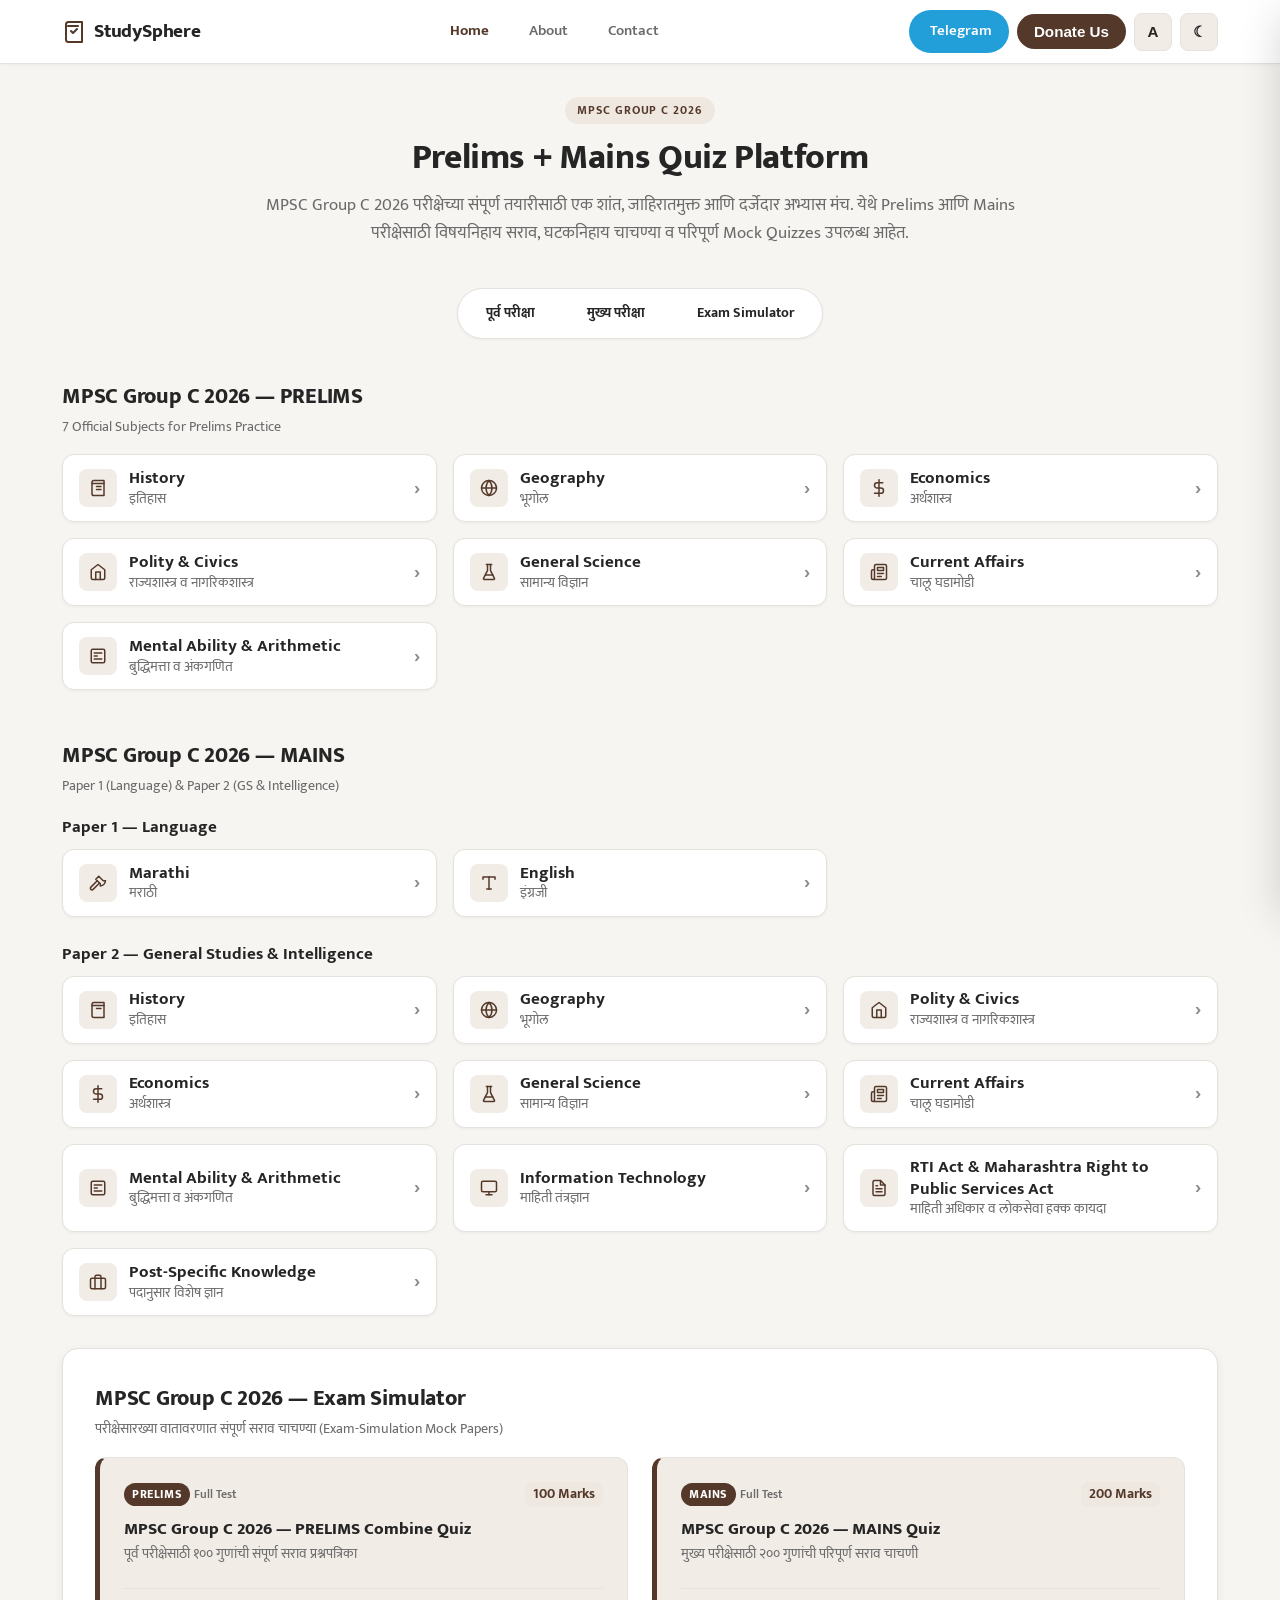
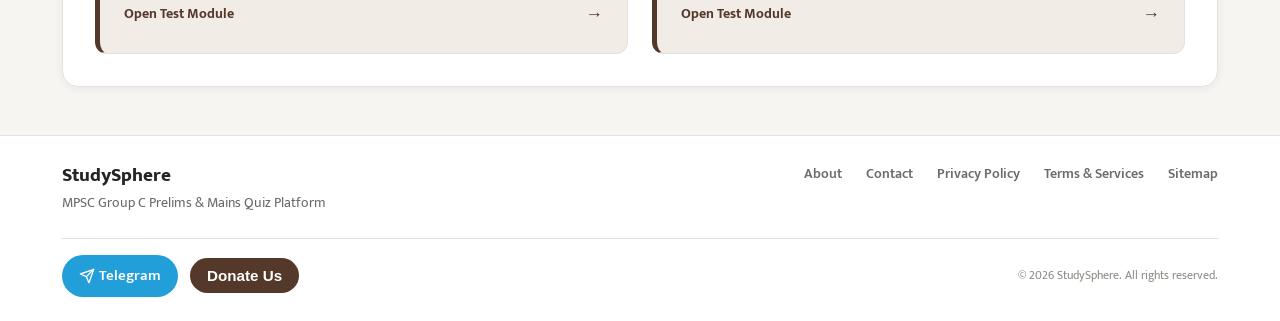
<file: index.html>
<!DOCTYPE html>
<html lang="mr-IN" data-theme="light" data-font-size="medium">
<head>
  <meta charset="UTF-8">
  <meta name="viewport" content="width=device-width, initial-scale=1.0, maximum-scale=5.0">
  <title>StudySphere — MPSC Group C 2026 Prelims + Mains Quiz Platform</title>

  <!-- Google Fonts: Mukta for Marathi (Devanagari) & Latin Glyphs -->
  <link rel="preconnect" href="https://fonts.googleapis.com">
  <link rel="preconnect" href="https://fonts.gstatic.com" crossorigin>
  <link href="https://fonts.googleapis.com/css2?family=Mukta:wght@300;400;500;600;700;800&display=swap" rel="stylesheet">

  <!-- Core Shared Stylesheet -->
  <link rel="stylesheet" href="assets/css/style.css">

  <!-- Zero-Flicker Initialization for Theme & Font Size Tokens -->
  <script>
    (function () {
      try {
        var savedTheme = localStorage.getItem('studysphere_theme') || (window.matchMedia('(prefers-color-scheme: dark)').matches ? 'dark' : 'light');
        document.documentElement.setAttribute('data-theme', savedTheme);
        var savedSize = localStorage.getItem('studysphere_font_size') || 'medium';
        document.documentElement.setAttribute('data-font-size', savedSize);
      } catch (e) {}
    })();
  </script>
</head>
<body data-page="home">

  <!-- ==========================================================================
       1. Header: Desktop & Mobile Adaptive (No Overflow on Mobile)
       ========================================================================== -->
  <header id="site-header" class="site-header" role="banner">
    <div class="container header-container">
      
      <!-- Brand Logo & Identity -->
      <div class="header-brand-wrap">
        <a href="index.html" class="brand-link" aria-label="StudySphere Homepage">
          <svg class="brand-icon" viewBox="0 0 24 24" fill="none" stroke="currentColor" stroke-width="2" stroke-linecap="round" stroke-linejoin="round" aria-hidden="true">
            <path d="M4 19.5v-15A2.5 2.5 0 0 1 6.5 2H20v20H6.5a2.5 2.5 0 0 1-2.5-2.5Z"></path>
            <path d="M6 6h10"></path>
            <path d="m9 11 2 2 4-4"></path>
          </svg>
          <span class="brand-name">StudySphere</span>
        </a>
      </div>

      <!-- Desktop Navigation Links -->
      <nav id="site-navigation" class="site-nav" aria-label="Main Navigation">
        <a href="index.html" class="nav-link active">Home</a>
        <a href="pages/about.html" class="nav-link">About</a>
        <a href="pages/contact.html" class="nav-link">Contact</a>
      </nav>

      <!-- Header Action Controls -->
      <div class="header-actions-wrap">
        <!-- Desktop-Only Action Buttons (Hidden on mobile to prevent overflow) -->
        <a href="https://t.me/MPSCstudysphere" target="_blank" rel="noopener noreferrer" class="btn btn-telegram header-btn-telegram" aria-label="Join our Telegram Channel">
          <svg class="btn-icon-svg" viewBox="0 0 24 24" fill="none" stroke="currentColor" stroke-width="2" stroke-linecap="round" stroke-linejoin="round" aria-hidden="true">
            <path d="m22 2-7 20-4-9-9-4Z"></path>
            <path d="M22 2 11 13"></path>
          </svg>
          <span>Telegram</span>
        </a>
        <button type="button" class="btn btn-donate header-btn-donate" id="donate-btn">Donate Us</button>

        <!-- Compact Controls: Visible on both Desktop and Mobile -->
        <button type="button" class="btn-icon" id="font-size-btn" aria-label="Cycle Font Size" title="Font Size: Medium (click to cycle)">A</button>
        <button type="button" class="btn-icon" id="theme-btn" aria-label="Toggle Dark or Light Mode" title="Toggle Dark or Light Mode">☾</button>
        <button type="button" class="btn-icon mobile-menu-btn" id="mobile-drawer-toggle" aria-label="Open Navigation Menu" title="Open Navigation">☰</button>
      </div>
    </div>
  </header>

  <!-- ==========================================================================
       2. Mobile Navigation Drawer (Includes Telegram, Donate, & Side-by-Side Jump Buttons)
       ========================================================================== -->
  <div id="drawerOverlay" class="drawer-overlay" aria-hidden="true"></div>
  <aside id="drawerMenu" class="mobile-drawer" role="dialog" aria-label="Mobile Navigation Menu" aria-modal="true" aria-hidden="true">
    <div class="drawer-inner">
      <div class="drawer-header">
        <span class="drawer-title">StudySphere</span>
        <button type="button" class="btn-icon drawer-close-btn" id="mobile-drawer-close" aria-label="Close Navigation Menu">✕</button>
      </div>

      <!-- Quick Navigation Buttons Side-by-Side inside Drawer -->
      <div class="drawer-quick-nav-block">
        <span class="drawer-section-label">त्वरित विभाग</span>
        <div class="drawer-quick-nav-grid">
          <button type="button" class="btn-drawer-quick-nav" data-target="prelims-section">पूर्व परीक्षा</button>
          <button type="button" class="btn-drawer-quick-nav" data-target="mains-section">मुख्य परीक्षा</button>
          <button type="button" class="btn-drawer-quick-nav" data-target="combine-quiz-section">Exam Simulator</button>
        </div>
      </div>

      <!-- Primary Drawer Navigation Links -->
      <nav class="drawer-nav" aria-label="Mobile Navigation Links">
        <a href="index.html" class="drawer-link active">
          <svg class="drawer-link-icon" viewBox="0 0 24 24" fill="none" stroke="currentColor" stroke-width="2" stroke-linecap="round" stroke-linejoin="round" aria-hidden="true">
            <path d="m3 9 9-7 9 7v11a2 2 0 0 1-2 2H5a2 2 0 0 1-2-2z"></path>
            <polyline points="9 22 9 12 15 12 15 22"></polyline>
          </svg>
          <span>Home</span>
        </a>
        <a href="pages/about.html" class="drawer-link">
          <svg class="drawer-link-icon" viewBox="0 0 24 24" fill="none" stroke="currentColor" stroke-width="2" stroke-linecap="round" stroke-linejoin="round" aria-hidden="true">
            <circle cx="12" cy="12" r="10"></circle>
            <path d="M12 16v-4"></path>
            <path d="M12 8h.01"></path>
          </svg>
          <span>About</span>
        </a>
        <a href="pages/contact.html" class="drawer-link">
          <svg class="drawer-link-icon" viewBox="0 0 24 24" fill="none" stroke="currentColor" stroke-width="2" stroke-linecap="round" stroke-linejoin="round" aria-hidden="true">
            <path d="M22 16.92v3a2 2 0 0 1-2.18 2 19.79 19.79 0 0 1-8.63-3.07 19.5 19.5 0 0 1-6-6 19.79 19.79 0 0 1-3.07-8.67A2 2 0 0 1 4.11 2h3a2 2 0 0 1 2 1.72 12.84 12.84 0 0 0 .7 2.81 2 2 0 0 1-.45 2.11L8.09 9.91a16 16 0 0 0 6 6l1.27-1.27a2 2 0 0 1 2.11-.45 12.84 12.84 0 0 0 2.81.7A2 2 0 0 1 22 16.92z"></path>
          </svg>
          <span>Contact</span>
        </a>
      </nav>

      <!-- Drawer Actions: Telegram & Donate Us permanently visible on mobile -->
      <div class="drawer-actions-block">
        <a href="https://t.me/MPSCstudysphere" target="_blank" rel="noopener noreferrer" class="drawer-action-btn drawer-telegram-btn">
          <svg class="drawer-link-icon" viewBox="0 0 24 24" fill="none" stroke="currentColor" stroke-width="2" stroke-linecap="round" stroke-linejoin="round" aria-hidden="true">
            <path d="m22 2-7 20-4-9-9-4Z"></path>
            <path d="M22 2 11 13"></path>
          </svg>
          <span>Telegram चॅनेल</span>
        </a>

        <button type="button" class="drawer-action-btn drawer-donate-btn" id="drawer-donate-btn">
          <svg class="drawer-link-icon" viewBox="0 0 24 24" fill="none" stroke="currentColor" stroke-width="2" stroke-linecap="round" stroke-linejoin="round" aria-hidden="true">
            <path d="M19 14c1.49-1.46 3-3.21 3-5.5A5.5 5.5 0 0 0 16.5 3c-1.76 0-3 .5-4.5 2-1.5-1.5-2.74-2-4.5-2A5.5 5.5 0 0 0 2 8.5c0 2.3 1.5 4.05 3 5.5l7 7Z"></path>
          </svg>
          <span>Donate Us (मदत करा)</span>
        </button>
      </div>
    </div>
  </aside>

  <!-- ==========================================================================
       3. Main Content Landmark
       ========================================================================== -->
  <main id="main-content" class="main-content" role="main">
    <div class="container">
      
      <!-- Hero / Introduction Section (Without Explore Subjects Button) -->
      <section class="hero-section" aria-labelledby="hero-title">
        <div class="hero-content">
          <span class="hero-badge">MPSC Group C 2026</span>
          <h1 id="hero-title" class="hero-title">Prelims + Mains Quiz Platform</h1>
          <p class="hero-desc">
            MPSC Group C 2026 परीक्षेच्या संपूर्ण तयारीसाठी एक शांत, जाहिरातमुक्त आणि दर्जेदार अभ्यास मंच. येथे Prelims आणि Mains परीक्षेसाठी विषयनिहाय सराव, घटकनिहाय चाचण्या व परिपूर्ण Mock Quizzes उपलब्ध आहेत.
          </p>
        </div>
      </section>

      <!-- Section Navigation Dock: 3 Buttons Side-by-Side (Button 1 | Button 2 | Button 3) -->
      <nav class="section-nav-wrapper" aria-label="Quick Section Navigation">
        <div class="quick-nav-bar">
          <button type="button" class="btn-quick-nav" data-target="prelims-section">
            <span>पूर्व परीक्षा</span>
          </button>
          <button type="button" class="btn-quick-nav" data-target="mains-section">
            <span>मुख्य परीक्षा</span>
          </button>
          <button type="button" class="btn-quick-nav" data-target="combine-quiz-section">
            <span>Exam Simulator</span>
          </button>
        </div>
      </nav>

      <!-- ==========================================================================
           Section 1: MPSC Group C 2026 — PRELIMS
           ========================================================================== -->
      <section class="study-section" id="prelims-section" aria-labelledby="prelims-heading">
        <div class="section-header-block">
          <h2 id="prelims-heading" class="section-heading">
            <span class="heading-accent">MPSC Group C 2026 — PRELIMS</span>
          </h2>
          <p class="section-subheading">7 Official Subjects for Prelims Practice</p>
        </div>

        <div class="subject-grid">
          <!-- 1. History -->
          <a href="subjects/prelims/history.html" class="subject-card">
            <div class="subject-card-left">
              <div class="subject-icon-wrap" aria-hidden="true">
                <svg viewBox="0 0 24 24" fill="none" stroke="currentColor" stroke-width="2" stroke-linecap="round" stroke-linejoin="round">
                  <path d="M4 19.5v-15A2.5 2.5 0 0 1 6.5 2H20v20H6.5a2.5 2.5 0 0 1-2.5-2.5Z"></path>
                  <path d="M4 6h16"></path>
                  <path d="M10 10h6"></path>
                  <path d="M10 14h6"></path>
                </svg>
              </div>
              <div class="subject-info">
                <span class="subject-name-en">History</span>
                <span class="subject-name-mr">इतिहास</span>
              </div>
            </div>
            <span class="subject-card-arrow" aria-hidden="true">›</span>
          </a>

          <!-- 2. Geography -->
          <a href="subjects/prelims/geography.html" class="subject-card">
            <div class="subject-card-left">
              <div class="subject-icon-wrap" aria-hidden="true">
                <svg viewBox="0 0 24 24" fill="none" stroke="currentColor" stroke-width="2" stroke-linecap="round" stroke-linejoin="round">
                  <circle cx="12" cy="12" r="10"></circle>
                  <path d="M12 2a14.5 14.5 0 0 0 0 20 14.5 14.5 0 0 0 0-20"></path>
                  <path d="M2 12h20"></path>
                </svg>
              </div>
              <div class="subject-info">
                <span class="subject-name-en">Geography</span>
                <span class="subject-name-mr">भूगोल</span>
              </div>
            </div>
            <span class="subject-card-arrow" aria-hidden="true">›</span>
          </a>

          <!-- 3. Economics -->
          <a href="subjects/prelims/economics.html" class="subject-card">
            <div class="subject-card-left">
              <div class="subject-icon-wrap" aria-hidden="true">
                <svg viewBox="0 0 24 24" fill="none" stroke="currentColor" stroke-width="2" stroke-linecap="round" stroke-linejoin="round">
                  <line x1="12" y1="1" x2="12" y2="23"></line>
                  <path d="M17 5H9.5a3.5 3.5 0 0 0 0 7h5a3.5 3.5 0 0 1 0 7H6"></path>
                </svg>
              </div>
              <div class="subject-info">
                <span class="subject-name-en">Economics</span>
                <span class="subject-name-mr">अर्थशास्त्र</span>
              </div>
            </div>
            <span class="subject-card-arrow" aria-hidden="true">›</span>
          </a>

          <!-- 4. Polity & Civics -->
          <a href="subjects/prelims/polity-civics.html" class="subject-card">
            <div class="subject-card-left">
              <div class="subject-icon-wrap" aria-hidden="true">
                <svg viewBox="0 0 24 24" fill="none" stroke="currentColor" stroke-width="2" stroke-linecap="round" stroke-linejoin="round">
                  <path d="m3 9 9-7 9 7v11a2 2 0 0 1-2 2H5a2 2 0 0 1-2-2z"></path>
                  <polyline points="9 22 9 12 15 12 15 22"></polyline>
                </svg>
              </div>
              <div class="subject-info">
                <span class="subject-name-en">Polity &amp; Civics</span>
                <span class="subject-name-mr">राज्यशास्त्र व नागरिकशास्त्र</span>
              </div>
            </div>
            <span class="subject-card-arrow" aria-hidden="true">›</span>
          </a>

          <!-- 5. General Science -->
          <a href="subjects/prelims/general-science.html" class="subject-card">
            <div class="subject-card-left">
              <div class="subject-icon-wrap" aria-hidden="true">
                <svg viewBox="0 0 24 24" fill="none" stroke="currentColor" stroke-width="2" stroke-linecap="round" stroke-linejoin="round">
                  <path d="M10 2v7.527a2 2 0 0 1-.211.896L4.72 20.55a1 1 0 0 0 .9 1.45h12.76a1 1 0 0 0 .9-1.45l-5.069-10.127A2 2 0 0 1 14 9.527V2"></path>
                  <path d="M8.5 2h7"></path>
                  <path d="M7 16h10"></path>
                </svg>
              </div>
              <div class="subject-info">
                <span class="subject-name-en">General Science</span>
                <span class="subject-name-mr">सामान्य विज्ञान</span>
              </div>
            </div>
            <span class="subject-card-arrow" aria-hidden="true">›</span>
          </a>

          <!-- 6. Current Affairs -->
          <a href="subjects/prelims/current-affairs.html" class="subject-card">
            <div class="subject-card-left">
              <div class="subject-icon-wrap" aria-hidden="true">
                <svg viewBox="0 0 24 24" fill="none" stroke="currentColor" stroke-width="2" stroke-linecap="round" stroke-linejoin="round">
                  <path d="M4 22h16a2 2 0 0 0 2-2V4a2 2 0 0 0-2-2H8a2 2 0 0 0-2 2v16a2 2 0 0 1-2 2Zm0 0a2 2 0 0 1-2-2v-9c0-1.1.9-2 2-2h2"></path>
                  <path d="M18 14h-8"></path>
                  <path d="M15 18h-5"></path>
                  <path d="M10 6h8v4h-8V6Z"></path>
                </svg>
              </div>
              <div class="subject-info">
                <span class="subject-name-en">Current Affairs</span>
                <span class="subject-name-mr">चालू घडामोडी</span>
              </div>
            </div>
            <span class="subject-card-arrow" aria-hidden="true">›</span>
          </a>

          <!-- 7. Mental Ability & Arithmetic -->
          <a href="subjects/prelims/mental-ability-arithmetic.html" class="subject-card">
            <div class="subject-card-left">
              <div class="subject-icon-wrap" aria-hidden="true">
                <svg viewBox="0 0 24 24" fill="none" stroke="currentColor" stroke-width="2" stroke-linecap="round" stroke-linejoin="round">
                  <rect width="18" height="18" x="3" y="3" rx="2"></rect>
                  <path d="M7 8h10"></path>
                  <path d="M7 12h4"></path>
                  <path d="M7 16h10"></path>
                </svg>
              </div>
              <div class="subject-info">
                <span class="subject-name-en">Mental Ability &amp; Arithmetic</span>
                <span class="subject-name-mr">बुद्धिमत्ता व अंकगणित</span>
              </div>
            </div>
            <span class="subject-card-arrow" aria-hidden="true">›</span>
          </a>
        </div>
      </section>

      <!-- ==========================================================================
           Section 2: MPSC Group C 2026 — MAINS
           ========================================================================== -->
      <section class="study-section" id="mains-section" aria-labelledby="mains-heading">
        <div class="section-header-block">
          <h2 id="mains-heading" class="section-heading">
            <span class="heading-accent">MPSC Group C 2026 — MAINS</span>
          </h2>
          <p class="section-subheading">Paper 1 (Language) &amp; Paper 2 (GS &amp; Intelligence)</p>
        </div>

        <!-- Mains Paper 1: Language -->
        <div class="mains-paper-group">
          <div class="paper-header">
            <h3 class="paper-title">Paper 1 — Language</h3>
          </div>
          <div class="subject-grid">
            <!-- Marathi -->
            <a href="subjects/mains/marathi.html" class="subject-card">
              <div class="subject-card-left">
                <div class="subject-icon-wrap" aria-hidden="true">
                  <svg viewBox="0 0 24 24" fill="none" stroke="currentColor" stroke-width="2" stroke-linecap="round" stroke-linejoin="round">
                    <path d="m14 12-8.5 8.5a2.12 2.12 0 1 1-3-3L11 9"></path>
                    <path d="M15 13 9 7l4-4 6 6h3a8 8 0 0 1-7 7z"></path>
                  </svg>
                </div>
                <div class="subject-info">
                  <span class="subject-name-en">Marathi</span>
                  <span class="subject-name-mr">मराठी</span>
                </div>
              </div>
              <span class="subject-card-arrow" aria-hidden="true">›</span>
            </a>

            <!-- English -->
            <a href="subjects/mains/english.html" class="subject-card">
              <div class="subject-card-left">
                <div class="subject-icon-wrap" aria-hidden="true">
                  <svg viewBox="0 0 24 24" fill="none" stroke="currentColor" stroke-width="2" stroke-linecap="round" stroke-linejoin="round">
                    <path d="M4 7V4h16v3"></path>
                    <path d="M9 20h6"></path>
                    <path d="M12 4v16"></path>
                  </svg>
                </div>
                <div class="subject-info">
                  <span class="subject-name-en">English</span>
                  <span class="subject-name-mr">इंग्रजी</span>
                </div>
              </div>
              <span class="subject-card-arrow" aria-hidden="true">›</span>
            </a>
          </div>
        </div>

        <!-- Mains Paper 2: General Studies & Intelligence -->
        <div class="mains-paper-group">
          <div class="paper-header">
            <h3 class="paper-title">Paper 2 — General Studies &amp; Intelligence</h3>
          </div>
          <div class="subject-grid">
            <!-- 1. History -->
            <a href="subjects/mains/history.html" class="subject-card">
              <div class="subject-card-left">
                <div class="subject-icon-wrap" aria-hidden="true">
                  <svg viewBox="0 0 24 24" fill="none" stroke="currentColor" stroke-width="2" stroke-linecap="round" stroke-linejoin="round">
                    <path d="M4 19.5v-15A2.5 2.5 0 0 1 6.5 2H20v20H6.5a2.5 2.5 0 0 1-2.5-2.5Z"></path>
                    <path d="M4 6h16"></path>
                    <path d="M10 10h6"></path>
                  </svg>
                </div>
                <div class="subject-info">
                  <span class="subject-name-en">History</span>
                  <span class="subject-name-mr">इतिहास</span>
                </div>
              </div>
              <span class="subject-card-arrow" aria-hidden="true">›</span>
            </a>

            <!-- 2. Geography -->
            <a href="subjects/mains/geography.html" class="subject-card">
              <div class="subject-card-left">
                <div class="subject-icon-wrap" aria-hidden="true">
                  <svg viewBox="0 0 24 24" fill="none" stroke="currentColor" stroke-width="2" stroke-linecap="round" stroke-linejoin="round">
                    <circle cx="12" cy="12" r="10"></circle>
                    <path d="M12 2a14.5 14.5 0 0 0 0 20 14.5 14.5 0 0 0 0-20"></path>
                    <path d="M2 12h20"></path>
                  </svg>
                </div>
                <div class="subject-info">
                  <span class="subject-name-en">Geography</span>
                  <span class="subject-name-mr">भूगोल</span>
                </div>
              </div>
              <span class="subject-card-arrow" aria-hidden="true">›</span>
            </a>

            <!-- 3. Polity & Civics -->
            <a href="subjects/mains/polity-civics.html" class="subject-card">
              <div class="subject-card-left">
                <div class="subject-icon-wrap" aria-hidden="true">
                  <svg viewBox="0 0 24 24" fill="none" stroke="currentColor" stroke-width="2" stroke-linecap="round" stroke-linejoin="round">
                    <path d="m3 9 9-7 9 7v11a2 2 0 0 1-2 2H5a2 2 0 0 1-2-2z"></path>
                    <polyline points="9 22 9 12 15 12 15 22"></polyline>
                  </svg>
                </div>
                <div class="subject-info">
                  <span class="subject-name-en">Polity &amp; Civics</span>
                  <span class="subject-name-mr">राज्यशास्त्र व नागरिकशास्त्र</span>
                </div>
              </div>
              <span class="subject-card-arrow" aria-hidden="true">›</span>
            </a>

            <!-- 4. Economics -->
            <a href="subjects/mains/economics.html" class="subject-card">
              <div class="subject-card-left">
                <div class="subject-icon-wrap" aria-hidden="true">
                  <svg viewBox="0 0 24 24" fill="none" stroke="currentColor" stroke-width="2" stroke-linecap="round" stroke-linejoin="round">
                    <line x1="12" y1="1" x2="12" y2="23"></line>
                    <path d="M17 5H9.5a3.5 3.5 0 0 0 0 7h5a3.5 3.5 0 0 1 0 7H6"></path>
                  </svg>
                </div>
                <div class="subject-info">
                  <span class="subject-name-en">Economics</span>
                  <span class="subject-name-mr">अर्थशास्त्र</span>
                </div>
              </div>
              <span class="subject-card-arrow" aria-hidden="true">›</span>
            </a>

            <!-- 5. General Science -->
            <a href="subjects/mains/general-science.html" class="subject-card">
              <div class="subject-card-left">
                <div class="subject-icon-wrap" aria-hidden="true">
                  <svg viewBox="0 0 24 24" fill="none" stroke="currentColor" stroke-width="2" stroke-linecap="round" stroke-linejoin="round">
                    <path d="M10 2v7.527a2 2 0 0 1-.211.896L4.72 20.55a1 1 0 0 0 .9 1.45h12.76a1 1 0 0 0 .9-1.45l-5.069-10.127A2 2 0 0 1 14 9.527V2"></path>
                    <path d="M8.5 2h7"></path>
                    <path d="M7 16h10"></path>
                  </svg>
                </div>
                <div class="subject-info">
                  <span class="subject-name-en">General Science</span>
                  <span class="subject-name-mr">सामान्य विज्ञान</span>
                </div>
              </div>
              <span class="subject-card-arrow" aria-hidden="true">›</span>
            </a>

            <!-- 6. Current Affairs -->
            <a href="subjects/mains/current-affairs.html" class="subject-card">
              <div class="subject-card-left">
                <div class="subject-icon-wrap" aria-hidden="true">
                  <svg viewBox="0 0 24 24" fill="none" stroke="currentColor" stroke-width="2" stroke-linecap="round" stroke-linejoin="round">
                    <path d="M4 22h16a2 2 0 0 0 2-2V4a2 2 0 0 0-2-2H8a2 2 0 0 0-2 2v16a2 2 0 0 1-2 2Zm0 0a2 2 0 0 1-2-2v-9c0-1.1.9-2 2-2h2"></path>
                    <path d="M18 14h-8"></path>
                    <path d="M15 18h-5"></path>
                    <path d="M10 6h8v4h-8V6Z"></path>
                  </svg>
                </div>
                <div class="subject-info">
                  <span class="subject-name-en">Current Affairs</span>
                  <span class="subject-name-mr">चालू घडामोडी</span>
                </div>
              </div>
              <span class="subject-card-arrow" aria-hidden="true">›</span>
            </a>

            <!-- 7. Mental Ability & Arithmetic -->
            <a href="subjects/mains/mental-ability-arithmetic.html" class="subject-card">
              <div class="subject-card-left">
                <div class="subject-icon-wrap" aria-hidden="true">
                  <svg viewBox="0 0 24 24" fill="none" stroke="currentColor" stroke-width="2" stroke-linecap="round" stroke-linejoin="round">
                    <rect width="18" height="18" x="3" y="3" rx="2"></rect>
                    <path d="M7 8h10"></path>
                    <path d="M7 12h4"></path>
                    <path d="M7 16h10"></path>
                  </svg>
                </div>
                <div class="subject-info">
                  <span class="subject-name-en">Mental Ability &amp; Arithmetic</span>
                  <span class="subject-name-mr">बुद्धिमत्ता व अंकगणित</span>
                </div>
              </div>
              <span class="subject-card-arrow" aria-hidden="true">›</span>
            </a>

            <!-- 8. Information Technology -->
            <a href="subjects/mains/information-technology.html" class="subject-card">
              <div class="subject-card-left">
                <div class="subject-icon-wrap" aria-hidden="true">
                  <svg viewBox="0 0 24 24" fill="none" stroke="currentColor" stroke-width="2" stroke-linecap="round" stroke-linejoin="round">
                    <rect width="20" height="14" x="2" y="3" rx="2"></rect>
                    <line x1="8" y1="21" x2="16" y2="21"></line>
                    <line x1="12" y1="17" x2="12" y2="21"></line>
                  </svg>
                </div>
                <div class="subject-info">
                  <span class="subject-name-en">Information Technology</span>
                  <span class="subject-name-mr">माहिती तंत्रज्ञान</span>
                </div>
              </div>
              <span class="subject-card-arrow" aria-hidden="true">›</span>
            </a>

            <!-- 9. RTI Act & Maharashtra Right to Public Services Act -->
            <a href="subjects/mains/rti-maharashtra-public-services.html" class="subject-card">
              <div class="subject-card-left">
                <div class="subject-icon-wrap" aria-hidden="true">
                  <svg viewBox="0 0 24 24" fill="none" stroke="currentColor" stroke-width="2" stroke-linecap="round" stroke-linejoin="round">
                    <path d="M14 2H6a2 2 0 0 0-2 2v16a2 2 0 0 0 2 2h12a2 2 0 0 0 2-2V8z"></path>
                    <polyline points="14 2 14 8 20 8"></polyline>
                    <line x1="16" y1="13" x2="8" y2="13"></line>
                    <line x1="16" y1="17" x2="8" y2="17"></line>
                    <polyline points="10 9 9 9 8 9"></polyline>
                  </svg>
                </div>
                <div class="subject-info">
                  <span class="subject-name-en">RTI Act &amp; Maharashtra Right to Public Services Act</span>
                  <span class="subject-name-mr">माहिती अधिकार व लोकसेवा हक्क कायदा</span>
                </div>
              </div>
              <span class="subject-card-arrow" aria-hidden="true">›</span>
            </a>

            <!-- 10. Post-Specific Knowledge -->
            <a href="subjects/mains/post-specific-knowledge.html" class="subject-card">
              <div class="subject-card-left">
                <div class="subject-icon-wrap" aria-hidden="true">
                  <svg viewBox="0 0 24 24" fill="none" stroke="currentColor" stroke-width="2" stroke-linecap="round" stroke-linejoin="round">
                    <rect width="20" height="14" x="2" y="7" rx="2" ry="2"></rect>
                    <path d="M16 21V5a2 2 0 0 0-2-2h-4a2 2 0 0 0-2 2v16"></path>
                  </svg>
                </div>
                <div class="subject-info">
                  <span class="subject-name-en">Post-Specific Knowledge</span>
                  <span class="subject-name-mr">पदानुसार विशेष ज्ञान</span>
                </div>
              </div>
              <span class="subject-card-arrow" aria-hidden="true">›</span>
            </a>
          </div>
        </div>
      </section>

      <!-- ==========================================================================
           Section 3: MPSC Group C 2026 — COMBINE QUIZ / Exam Simulator
           ========================================================================== -->
      <section class="study-section combine-section-container" id="combine-quiz-section" aria-labelledby="combine-quiz-heading">
        <div class="section-header-block">
          <h2 id="combine-quiz-heading" class="section-heading">
            <span class="heading-accent">MPSC Group C 2026 — Exam Simulator</span>
          </h2>
          <p class="section-subheading">परीक्षेसारख्या वातावरणात संपूर्ण सराव चाचण्या (Exam-Simulation Mock Papers)</p>
        </div>

        <div class="combine-grid">
          <!-- Card 1: Prelims Combine Quiz -->
          <a href="quizzes/combine/prelims.html" class="combine-card">
            <div class="combine-card-header">
              <div class="combine-tag-wrap">
                <span class="combine-tag">PRELIMS</span>
                <span class="combine-badge-type">Full Test</span>
              </div>
              <span class="combine-marks-pill">100 Marks</span>
            </div>
            <div class="combine-card-body">
              <h3 class="combine-title">MPSC Group C 2026 — PRELIMS Combine Quiz</h3>
              <p class="combine-subtitle-mr">पूर्व परीक्षेसाठी १०० गुणांची संपूर्ण सराव प्रश्नपत्रिका</p>
            </div>
            <div class="combine-card-footer">
              <span class="combine-action-label">Open Test Module</span>
              <span class="combine-arrow" aria-hidden="true">→</span>
            </div>
          </a>

          <!-- Card 2: Mains Quiz -->
          <a href="quizzes/combine/mains.html" class="combine-card">
            <div class="combine-card-header">
              <div class="combine-tag-wrap">
                <span class="combine-tag">MAINS</span>
                <span class="combine-badge-type">Full Test</span>
              </div>
              <span class="combine-marks-pill">200 Marks</span>
            </div>
            <div class="combine-card-body">
              <h3 class="combine-title">MPSC Group C 2026 — MAINS Quiz</h3>
              <p class="combine-subtitle-mr">मुख्य परीक्षेसाठी २०० गुणांची परिपूर्ण सराव चाचणी</p>
            </div>
            <div class="combine-card-footer">
              <span class="combine-action-label">Open Test Module</span>
              <span class="combine-arrow" aria-hidden="true">→</span>
            </div>
          </a>
        </div>
      </section>

    </div>
  </main>

  <!-- ==========================================================================
       4. Footer: Responsive Symmetrical Layout
       ========================================================================== -->
  <footer id="site-footer" class="site-footer" role="contentinfo">
    <div class="container footer-container">
      <div class="footer-top">
        <div class="footer-brand">
          <span class="footer-title">StudySphere</span>
          <p class="footer-desc">MPSC Group C Prelims &amp; Mains Quiz Platform</p>
        </div>
        <nav class="footer-nav" aria-label="Footer Quick Links">
          <a href="pages/about.html">About</a>
          <a href="pages/contact.html">Contact</a>
          <a href="pages/privacy-policy.html">Privacy Policy</a>
          <a href="pages/terms.html">Terms &amp; Services</a>
          <a href="pages/sitemap.html">Sitemap</a>
        </nav>
      </div>
      <div class="footer-bottom">
        <div class="footer-actions">
          <a href="https://t.me/MPSCstudysphere" target="_blank" rel="noopener noreferrer" class="btn btn-telegram footer-telegram-btn" aria-label="Telegram Channel">
            <svg class="btn-icon-svg" viewBox="0 0 24 24" fill="none" stroke="currentColor" stroke-width="2" stroke-linecap="round" stroke-linejoin="round" aria-hidden="true" style="width: 16px; height: 16px;">
              <path d="m22 2-7 20-4-9-9-4Z"></path>
              <path d="M22 2 11 13"></path>
            </svg>
            <span>Telegram</span>
          </a>
          <button type="button" class="btn btn-donate" id="footer-donate-btn">Donate Us</button>
        </div>
        <p class="footer-copyright">&copy; 2026 StudySphere. All rights reserved.</p>
      </div>
    </div>
  </footer>

  <!-- ==========================================================================
       5. Donation Modal (Mobile View vs Desktop QR)
       ========================================================================== -->
  <div id="donationModal" class="modal-backdrop" role="dialog" aria-modal="true" aria-labelledby="donationModalTitle" aria-hidden="true">
    <div class="modal-dialog">
      <div class="modal-header">
        <h3 id="donationModalTitle" class="modal-title">Support StudySphere</h3>
        <button type="button" class="modal-close-btn" id="modalCloseBtn" aria-label="Close Donation Dialog">✕</button>
      </div>
      <div class="modal-body">
        <p class="modal-desc">
          StudySphere हे MPSC विद्यार्थ्यांसाठी विनामूल्य शैक्षणिक सराव मंच आहे. आपले सहकार्य हे व्यासपीठ चालू ठेवण्यासाठी मदत करते.
        </p>

        <!-- Mobile Donation View (Presets + Input + Pay Now) -->
        <div id="donateMobileView">
          <div class="donate-presets">
            <button type="button" class="btn-preset active" data-amount="50">₹50</button>
            <button type="button" class="btn-preset" data-amount="100">₹100</button>
            <button type="button" class="btn-preset" data-amount="200">₹200</button>
          </div>
          <div class="donate-input-group">
            <label for="customAmountInput" class="donate-label">Custom Amount</label>
            <div class="donate-input-wrap">
              <span class="currency-symbol">₹</span>
              <input type="number" id="customAmountInput" class="donate-input" placeholder="रक्कम टाका" min="1" step="1">
            </div>
            <p id="donateErrorMsg" class="donate-error-msg" role="alert">कृपया योग्य रक्कम प्रविष्ट करा.</p>
          </div>
          <button type="button" class="btn-pay-now" id="payNowBtn">Pay Now</button>
        </div>

        <!-- Desktop Donation View (Demo QR + Scan instruction, No Pay Now, No UPI ID displayed) -->
        <div id="donateDesktopView" style="display: none;">
          <div class="qr-container">
            <div class="demo-qr-box" aria-label="Demo QR Code Area">
              <svg viewBox="0 0 24 24" fill="none" stroke="currentColor" stroke-width="1.5" stroke-linecap="round" stroke-linejoin="round">
                <rect width="6" height="6" x="3" y="3" rx="1"></rect>
                <rect width="6" height="6" x="15" y="3" rx="1"></rect>
                <rect width="6" height="6" x="3" y="15" rx="1"></rect>
                <path d="M15 15h2v2h-2z"></path>
                <path d="M19 15v4h-4"></path>
                <path d="M15 19v2h4"></path>
              </svg>
              <span class="qr-caption">Demo Payment QR</span>
            </div>
            <p class="section-subheading">Scan QR and Donate</p>
          </div>
        </div>

      </div>
    </div>
  </div>

  <!-- ==========================================================================
       6. Thank You Appreciation Modal
       ========================================================================== -->
  <div id="thankYouModal" class="modal-backdrop" role="dialog" aria-modal="true" aria-labelledby="thankYouTitle" aria-hidden="true">
    <div class="modal-dialog">
      <div class="modal-header">
        <h3 id="thankYouTitle" class="modal-title">Thank You</h3>
        <button type="button" class="modal-close-btn" id="thankYouCloseBtn" aria-label="Close Appreciation Dialog">✕</button>
      </div>
      <div class="modal-body thankyou-box">
        <div class="thankyou-icon" aria-hidden="true">✓</div>
        <p class="modal-title" style="margin-bottom: 8px;">आपल्या सहकार्याबद्दल धन्यवाद</p>
        <p class="modal-desc">
          StudySphere ला भेट दिल्याबद्दल धन्यवाद. आपले सहकार्य विद्यार्थ्यांना दर्जेदार सराव साहित्य मोफत पुरवण्यासाठी मोलाचे आहे.
        </p>
      </div>
    </div>
  </div>

  <!-- Core Scripts -->
  <script src="assets/js/main.js"></script>
</body>
</html>
</file>
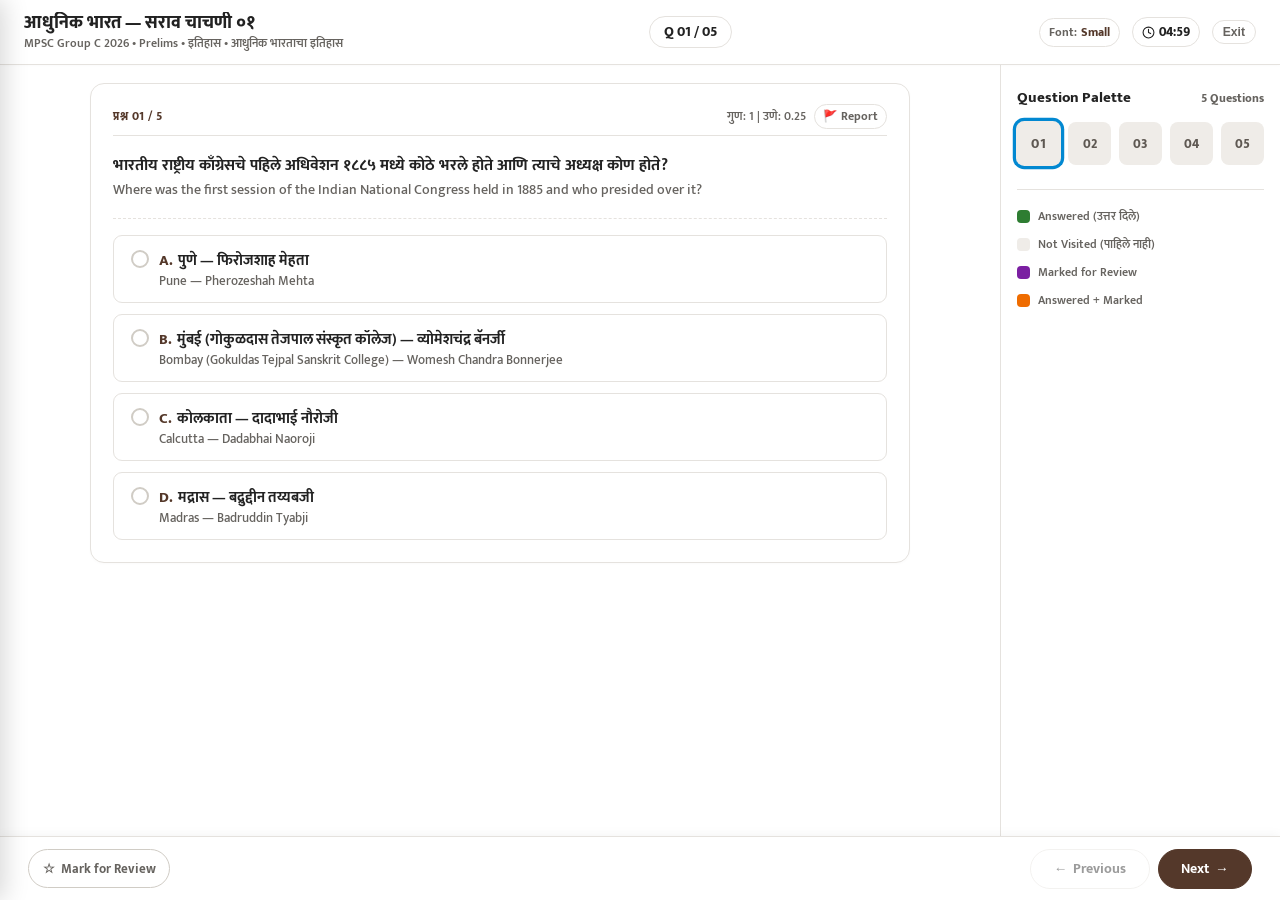
<file: quiz/index.html>
<!DOCTYPE html>
<html lang="mr-IN" data-theme="light" data-quiz-font-size="small">
<head>
  <meta charset="UTF-8">
  <meta name="viewport" content="width=device-width, initial-scale=1.0, maximum-scale=1.0, user-scalable=no, viewport-fit=cover">
  <title>StudySphere — Quiz Player</title>

  <!-- Google Fonts: Mukta for Marathi (Devanagari) & Latin -->
  <link rel="preconnect" href="https://fonts.googleapis.com">
  <link rel="preconnect" href="https://fonts.gstatic.com" crossorigin>
  <link href="https://fonts.googleapis.com/css2?family=Mukta:wght@400;500;600;700;800&display=swap" rel="stylesheet">

  <!-- Quiz Dedicated Stylesheet -->
  <link rel="stylesheet" href="../assets/css/quiz.css">

  <!-- Zero-Flicker Theme & Quiz Font Size Initialization -->
  <script>
    (function () {
      try {
        var savedTheme = localStorage.getItem('studysphere_theme') || (window.matchMedia('(prefers-color-scheme: dark)').matches ? 'dark' : 'light');
        document.documentElement.setAttribute('data-theme', savedTheme);
        var savedFontSize = localStorage.getItem('studysphere_quiz_font_size') || 'small';
        document.documentElement.setAttribute('data-quiz-font-size', savedFontSize);
      } catch (e) {}
    })();
  </script>
</head>
<body>

  <!-- ==========================================================================
       Full Viewport (100dvh) Quiz Application Root
       ========================================================================== -->
  <div id="quizAppRoot" class="quiz-app-container">

    <!-- TOP: Responsive Quiz Header -->
    <header class="quiz-header" role="banner">
      <!-- Desktop & Tablet Header Layout -->
      <div class="quiz-header-desktop-view">
        <div class="quiz-header-left">
          <h1 class="quiz-title-main" id="quizHeaderTitle">Modern India — Practice Test 01</h1>
          <span class="quiz-sub-badge" id="quizHeaderSub">MPSC Group C 2026 • Prelims • इतिहास • आधुनिक भारताचा इतिहास</span>
        </div>

        <div class="quiz-header-center">
          <span class="progress-counter-badge" id="quizProgressCenter">Q 01 / 05</span>
        </div>

        <div class="quiz-header-right">
          <!-- Compact Quiz Font Size Control (Small by default) -->
          <button type="button" class="btn-quiz-font-toggle" id="quizFontToggleBtn" aria-label="Change Reading Font Size" title="Font Size: Small (click to toggle Small/Medium/Large)">
            <span class="font-indicator-label">Font:</span>
            <span class="font-current-val" id="quizFontCurrentVal">Small</span>
          </button>

          <!-- Timer Display -->
          <div class="quiz-timer-pill" id="quizTimerPill" aria-live="polite" aria-label="Remaining Time">
            <svg class="timer-icon-svg" viewBox="0 0 24 24" fill="none" stroke="currentColor" stroke-width="2" stroke-linecap="round" stroke-linejoin="round" aria-hidden="true">
              <circle cx="12" cy="12" r="10"></circle>
              <polyline points="12 6 12 12 16 14"></polyline>
            </svg>
            <span id="quizTimerText">05:00</span>
          </div>

          <!-- Exit Control -->
          <button type="button" class="btn-quiz-exit" id="quizExitBtn" aria-label="Exit Quiz">Exit</button>
        </div>
      </div>

      <!-- Mobile 3-Row Header Layout (Context Visible, No Overflow) -->
      <div class="quiz-header-mobile-view">
        <!-- Row 1: Quiz Title + Font & Exit Controls -->
        <div class="mobile-hdr-row-1">
          <h1 class="mobile-quiz-title" id="mobileQuizTitle">Modern India — Practice Test 01</h1>
          <div class="mobile-hdr-controls">
            <button type="button" class="btn-quiz-font-toggle mobile-font-btn" id="mobileFontToggleBtn" aria-label="Font Size">
              <span id="mobileFontCurrentVal">Small</span>
            </button>
            <button type="button" class="btn-quiz-exit mobile-exit-btn" id="mobileExitBtn" aria-label="Exit Quiz">Exit</button>
          </div>
        </div>

        <!-- Row 2: Subject & Chapter Context -->
        <div class="mobile-hdr-row-2">
          <span class="mobile-context-text" id="mobileQuizContext">MPSC Group C 2026 • Prelims • इतिहास • आधुनिक भारताचा इतिहास</span>
        </div>

        <!-- Row 3: Question Counter, Palette Toggle & Timer -->
        <div class="mobile-hdr-row-3">
          <div class="mobile-counter-wrap">
            <span class="mobile-counter-text" id="mobileProgressCounter">Q 01 / 05</span>
            <button type="button" class="btn-mobile-palette-toggle" id="mobilePaletteToggle">
              <svg viewBox="0 0 24 24" fill="none" stroke="currentColor" stroke-width="2" stroke-linecap="round" stroke-linejoin="round" style="width:13px; height:13px;" aria-hidden="true">
                <rect width="18" height="18" x="3" y="3" rx="2"></rect>
                <path d="M7 8h10"></path>
                <path d="M7 12h10"></path>
                <path d="M7 16h10"></path>
              </svg>
              <span>Palette</span>
            </button>
          </div>

          <div class="quiz-timer-pill mobile-timer-pill" id="mobileTimerPill" aria-live="polite">
            <svg class="timer-icon-svg" viewBox="0 0 24 24" fill="none" stroke="currentColor" stroke-width="2" stroke-linecap="round" stroke-linejoin="round" aria-hidden="true">
              <circle cx="12" cy="12" r="10"></circle>
              <polyline points="12 6 12 12 16 14"></polyline>
            </svg>
            <span id="mobileTimerText">05:00</span>
          </div>
        </div>
      </div>
    </header>

    <!-- MIDDLE: Active Workspace Layout -->
    <main class="quiz-workspace-layout" id="quizWorkspace" role="main">
      
      <!-- Central: Scrollable Question Viewport -->
      <section class="quiz-question-viewport" id="quizQuestionViewport" aria-label="Question Content">
        <div class="question-scroll-content" id="questionScrollContent">
          <!-- Dynamic Question + Options rendered into ONE white box by quiz.js -->
        </div>
      </section>

      <!-- Right: Desktop Question Dashboard / Palette Sidebar -->
      <aside class="quiz-desktop-palette-sidebar" id="quizDesktopPalette" aria-label="Question Dashboard">
        <div class="palette-heading">
          <span>Question Palette</span>
          <span style="font-size: 0.75rem; color: var(--quiz-text-muted);" id="desktopPaletteTotalCount">5 Questions</span>
        </div>

        <div class="palette-grid" id="desktopPaletteGrid">
          <!-- Number buttons rendered by quiz.js -->
        </div>

        <div class="palette-legend-block">
          <div class="legend-item">
            <span class="legend-badge" style="background-color: var(--status-answered-bg);"></span>
            <span>Answered (उत्तर दिले)</span>
          </div>
          <div class="legend-item">
            <span class="legend-badge" style="background-color: var(--status-not-visited-bg);"></span>
            <span>Not Visited (पाहिले नाही)</span>
          </div>
          <div class="legend-item">
            <span class="legend-badge" style="background-color: var(--status-marked-bg);"></span>
            <span>Marked for Review</span>
          </div>
          <div class="legend-item">
            <span class="legend-badge" style="background-color: var(--status-ans-marked-bg);"></span>
            <span>Answered + Marked</span>
          </div>
        </div>
      </aside>

    </main>

    <!-- BOTTOM: Fixed Quiz Control Bar (Two-Tier Responsive Layout for Mobile) -->
    <footer class="quiz-bottom-control-bar" id="quizBottomControlBar" role="region" aria-label="Quiz Controls">
      <!-- Fixed Mark for Review Action (Manual Toggle — Remains on same question) -->
      <div class="bottom-bar-left">
        <button type="button" class="btn-mark-review" id="btnToggleMarkReview">
          <span id="markReviewStarIcon">☆</span>
          <span id="markReviewText">Mark for Review</span>
        </button>
      </div>

      <!-- Navigation & Submit Controls (Manual Step Navigation) -->
      <div class="bottom-bar-right">
        <button type="button" class="control-btn btn-nav-prev" id="btnNavPrev" disabled>
          <span aria-hidden="true">←</span>
          <span>Previous</span>
        </button>

        <button type="button" class="control-btn btn-nav-next" id="btnNavNext">
          <span>Next</span>
          <span aria-hidden="true">→</span>
        </button>

        <button type="button" class="control-btn btn-nav-submit" id="btnNavSubmit" style="display: none;">
          <span>Submit Quiz ✓</span>
        </button>
      </div>
    </footer>

    <!-- Result / Review Container -->
    <div id="quizResultContainer" class="quiz-result-wrapper" style="display: none;">
      <!-- Injected dynamically by quiz.js -->
    </div>

  </div>

  <!-- ==========================================================================
       MOBILE: Left-Side Sliding Question Palette Drawer & Overlay (55vw)
       ========================================================================== -->
  <div class="mobile-palette-overlay" id="mobilePaletteOverlay" aria-hidden="true"></div>
  <aside class="mobile-palette-drawer-left" id="mobilePaletteDrawer" role="dialog" aria-modal="true" aria-label="Question Palette">
    <div class="mobile-drawer-header">
      <div class="drawer-title-group">
        <span class="mobile-drawer-title">Question Palette</span>
        <span class="mobile-drawer-subtitle">प्रश्न सूची (55vw)</span>
      </div>
      <button type="button" class="btn-drawer-close" id="mobilePaletteClose" aria-label="Close Palette">✕</button>
    </div>

    <div class="mobile-drawer-body">
      <div class="palette-grid" id="mobilePaletteGrid">
        <!-- Palette Number buttons rendered by quiz.js -->
      </div>

      <div class="palette-legend-block">
        <div class="legend-item">
          <span class="legend-badge" style="background-color: var(--status-answered-bg);"></span>
          <span>Answered</span>
        </div>
        <div class="legend-item">
          <span class="legend-badge" style="background-color: var(--status-not-visited-bg);"></span>
          <span>Not Visited</span>
        </div>
        <div class="legend-item">
          <span class="legend-badge" style="background-color: var(--status-marked-bg);"></span>
          <span>Marked for Review</span>
        </div>
        <div class="legend-item">
          <span class="legend-badge" style="background-color: var(--status-ans-marked-bg);"></span>
          <span>Answered + Marked</span>
        </div>
      </div>
    </div>
  </aside>

  <!-- ==========================================================================
       Exit Confirmation Modal
       ========================================================================== -->
  <div class="quiz-modal-backdrop" id="exitConfirmModal" role="dialog" aria-modal="true" aria-labelledby="exitModalTitle">
    <div class="quiz-dialog-box">
      <h2 class="modal-dialog-title" id="exitModalTitle">Exit Quiz?</h2>
      <div class="modal-dialog-body">
        Are you sure you want to exit? Your progress in this quiz session will be cleared.
      </div>
      <div class="modal-actions-row">
        <button type="button" class="btn-modal-cancel" id="btnCancelExit">Cancel</button>
        <button type="button" class="btn-modal-danger" id="btnConfirmExit">Exit Quiz</button>
      </div>
    </div>
  </div>

  <!-- ==========================================================================
       Submit Confirmation Modal
       ========================================================================== -->
  <div class="quiz-modal-backdrop" id="submitConfirmModal" role="dialog" aria-modal="true" aria-labelledby="submitModalTitle">
    <div class="quiz-dialog-box">
      <h2 class="modal-dialog-title" id="submitModalTitle">Submit Quiz?</h2>
      <div class="modal-dialog-body">
        Please review your attempt status before final submission:
        <div class="submit-stats-list">
          <div class="stat-metric-card">
            <span class="stat-metric-val" id="statValAnswered" style="color: #2E7D32;">0</span>
            <span class="stat-metric-lbl">Answered</span>
          </div>
          <div class="stat-metric-card">
            <span class="stat-metric-val" id="statValUnanswered" style="color: var(--quiz-text-dim);">0</span>
            <span class="stat-metric-lbl">Unanswered</span>
          </div>
          <div class="stat-metric-card">
            <span class="stat-metric-val" id="statValMarked" style="color: var(--status-marked-bg);">0</span>
            <span class="stat-metric-lbl">Marked</span>
          </div>
        </div>
      </div>
      <div class="modal-actions-row">
        <button type="button" class="btn-modal-cancel" id="btnCancelSubmit">Continue Quiz</button>
        <button type="button" class="btn-modal-confirm" id="btnConfirmSubmit">Submit Quiz</button>
      </div>
    </div>
  </div>

  <!-- ==========================================================================
       FINAL Question Reporting Modal (Google Sheets + Apps Script Integration)
       ========================================================================== -->
  <div class="quiz-modal-backdrop" id="reportQuestionModal" role="dialog" aria-modal="true" aria-labelledby="reportModalTitle">
    <div class="quiz-dialog-box report-dialog-box">
      <div class="report-dialog-header">
        <h2 class="modal-dialog-title" id="reportModalTitle">Report Question</h2>
        <button type="button" class="btn-modal-close-icon" id="btnCloseReportX" aria-label="Close dialog">✕</button>
      </div>

      <div class="modal-dialog-body report-dialog-body">
        <!-- Target Question Snapshot -->
        <div id="reportTargetInfo" class="report-meta-box">
          <!-- Dynamically populated with Quiz ID, Question ID, and text preview -->
        </div>

        <form id="reportQuestionForm" onsubmit="return false;" novalidate>
          <!-- 1. Issue dropdown (REQUIRED) -->
          <div class="report-form-group">
            <label for="reportIssueSelect" class="report-form-label">Issue <span class="required-star">*</span></label>
            <select id="reportIssueSelect" class="report-issue-select" required aria-required="true">
              <option value="" disabled selected>Select an issue</option>
              <option value="Wrong Question">Wrong Question</option>
              <option value="Wrong Answer">Wrong Answer</option>
              <option value="Incorrect Explanation">Incorrect Explanation</option>
              <option value="Typing / Language Error">Typing / Language Error</option>
              <option value="Duplicate Question">Duplicate Question</option>
              <option value="Technical Issue">Technical Issue</option>
              <option value="Other">Other</option>
            </select>
            <div id="reportValidationError" class="report-validation-error" style="display: none;" role="alert">
              Please select an issue.
            </div>
          </div>

          <!-- 2. Additional Details (OPTIONAL) -->
          <div class="report-form-group">
            <label for="reportDetailsTextarea" class="report-form-label">Additional Details</label>
            <textarea id="reportDetailsTextarea" class="report-details-textarea" rows="3" placeholder="Optional: Provide more details (e.g. Correct answer should be option B)."></textarea>
          </div>
        </form>
      </div>

      <!-- Action Buttons (Strictly English Only) -->
      <div class="modal-actions-row report-actions-row">
        <button type="button" class="btn-modal-cancel" id="btnCancelReport">Cancel</button>
        <button type="button" class="btn-modal-confirm btn-submit-report" id="btnSubmitReport">Submit Report</button>
      </div>
    </div>
  </div>

  <!-- Standalone Quiz Engine Controller -->
  <script src="../assets/js/quiz.js"></script>
</body>
</html>
</file>
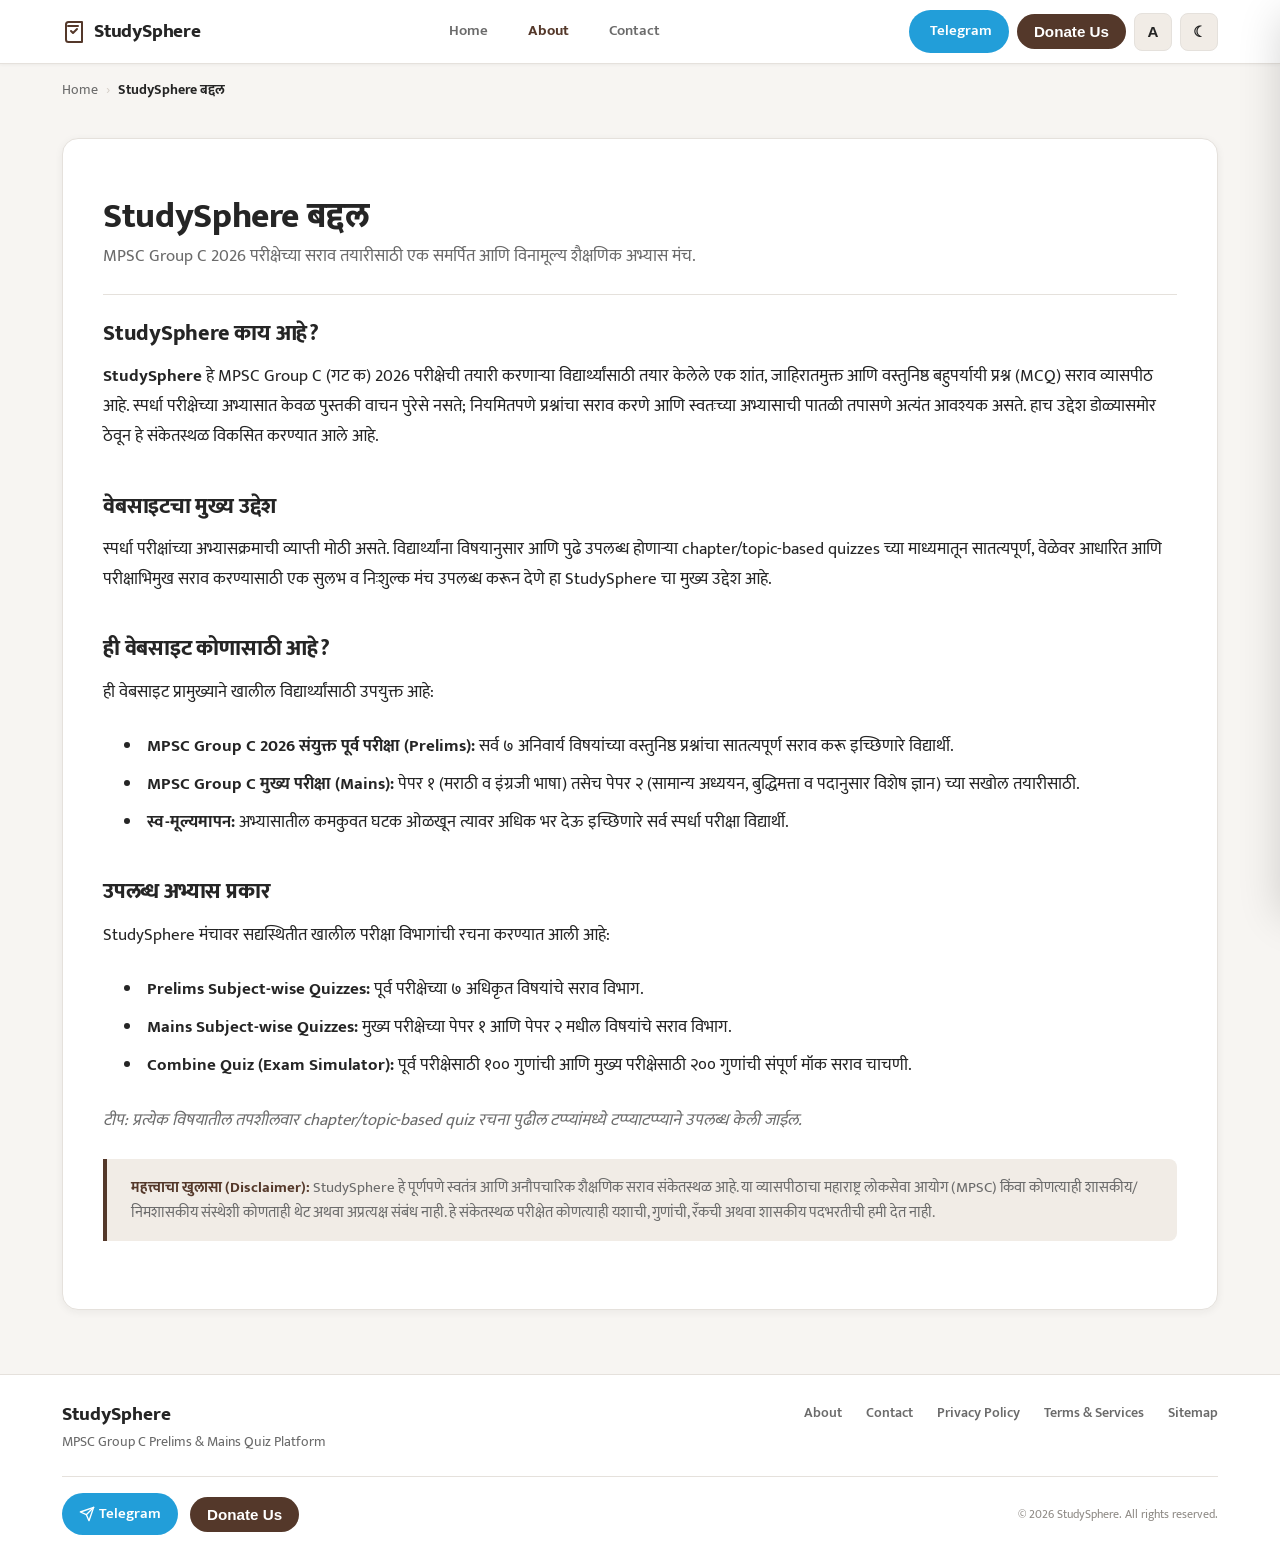
<file: Pages/about.html>
<!DOCTYPE html>
<html lang="mr-IN" data-theme="light" data-font-size="medium">
<head>
  <meta charset="UTF-8">
  <meta name="viewport" content="width=device-width, initial-scale=1.0, maximum-scale=5.0">
  <title>StudySphere — StudySphere बद्दल</title>

  <!-- Google Fonts: Mukta for Marathi (Devanagari) & Latin Glyphs -->
  <link rel="preconnect" href="https://fonts.googleapis.com">
  <link rel="preconnect" href="https://fonts.gstatic.com" crossorigin>
  <link href="https://fonts.googleapis.com/css2?family=Mukta:wght@300;400;500;600;700;800&display=swap" rel="stylesheet">

  <!-- Core Shared Stylesheets -->
  <link rel="stylesheet" href="../assets/css/style.css">
  <link rel="stylesheet" href="../assets/css/pages.css">

  <!-- Zero-Flicker Initialization for Theme & Font Size Tokens -->
  <script>
    (function () {
      try {
        var savedTheme = localStorage.getItem('studysphere_theme') || (window.matchMedia('(prefers-color-scheme: dark)').matches ? 'dark' : 'light');
        document.documentElement.setAttribute('data-theme', savedTheme);
        var savedSize = localStorage.getItem('studysphere_font_size') || 'medium';
        document.documentElement.setAttribute('data-font-size', savedSize);
      } catch (e) {}
    })();
  </script>
</head>
<body data-page="about">

  <!-- ==========================================================================
       1. Header: Shared Responsive Layout
       ========================================================================== -->
  <header id="site-header" class="site-header" role="banner">
    <div class="container header-container">
      
      <!-- Brand Logo & Identity -->
      <div class="header-brand-wrap">
        <a href="../index.html" class="brand-link" aria-label="StudySphere Homepage">
          <svg class="brand-icon" viewBox="0 0 24 24" fill="none" stroke="currentColor" stroke-width="2" stroke-linecap="round" stroke-linejoin="round" aria-hidden="true">
            <path d="M4 19.5v-15A2.5 2.5 0 0 1 6.5 2H20v20H6.5a2.5 2.5 0 0 1-2.5-2.5Z"></path>
            <path d="M6 6h10"></path>
            <path d="m9 11 2 2 4-4"></path>
          </svg>
          <span class="brand-name">StudySphere</span>
        </a>
      </div>

      <!-- Desktop Navigation Links -->
      <nav id="site-navigation" class="site-nav" aria-label="Main Navigation">
        <a href="../index.html" class="nav-link">Home</a>
        <a href="about.html" class="nav-link active">About</a>
        <a href="contact.html" class="nav-link">Contact</a>
      </nav>

      <!-- Header Action Controls -->
      <div class="header-actions-wrap">
        <!-- Desktop-Only Action Buttons -->
        <a href="https://t.me/MPSCstudysphere" target="_blank" rel="noopener noreferrer" class="btn btn-telegram header-btn-telegram" aria-label="Join our Telegram Channel">
          <svg class="btn-icon-svg" viewBox="0 0 24 24" fill="none" stroke="currentColor" stroke-width="2" stroke-linecap="round" stroke-linejoin="round" aria-hidden="true">
            <path d="m22 2-7 20-4-9-9-4Z"></path>
            <path d="M22 2 11 13"></path>
          </svg>
          <span>Telegram</span>
        </a>
        <button type="button" class="btn btn-donate header-btn-donate" id="donate-btn">Donate Us</button>

        <!-- Compact Controls -->
        <button type="button" class="btn-icon" id="font-size-btn" aria-label="Cycle Font Size" title="Font Size: Medium (click to cycle)">A</button>
        <button type="button" class="btn-icon" id="theme-btn" aria-label="Toggle Dark or Light Mode" title="Toggle Dark or Light Mode">☾</button>
        <button type="button" class="btn-icon mobile-menu-btn" id="mobile-drawer-toggle" aria-label="Open Navigation Menu" title="Open Navigation">☰</button>
      </div>
    </div>
  </header>

  <!-- ==========================================================================
       2. Mobile Navigation Drawer
       ========================================================================== -->
  <div id="drawerOverlay" class="drawer-overlay" aria-hidden="true"></div>
  <aside id="drawerMenu" class="mobile-drawer" role="dialog" aria-label="Mobile Navigation Menu" aria-modal="true" aria-hidden="true">
    <div class="drawer-inner">
      <div class="drawer-header">
        <span class="drawer-title">StudySphere</span>
        <button type="button" class="btn-icon drawer-close-btn" id="mobile-drawer-close" aria-label="Close Navigation Menu">✕</button>
      </div>

      <!-- Quick Navigation Buttons Side-by-Side inside Drawer -->
      <div class="drawer-quick-nav-block">
        <span class="drawer-section-label">त्वरित विभाग</span>
        <div class="drawer-quick-nav-grid">
          <button type="button" class="btn-drawer-quick-nav" data-target="../index.html#prelims-section">पूर्व परीक्षा</button>
          <button type="button" class="btn-drawer-quick-nav" data-target="../index.html#mains-section">मुख्य परीक्षा</button>
          <button type="button" class="btn-drawer-quick-nav" data-target="../index.html#combine-quiz-section">Exam Simulator</button>
        </div>
      </div>

      <!-- Primary Drawer Navigation Links -->
      <nav class="drawer-nav" aria-label="Mobile Navigation Links">
        <a href="../index.html" class="drawer-link">
          <svg class="drawer-link-icon" viewBox="0 0 24 24" fill="none" stroke="currentColor" stroke-width="2" stroke-linecap="round" stroke-linejoin="round" aria-hidden="true">
            <path d="m3 9 9-7 9 7v11a2 2 0 0 1-2 2H5a2 2 0 0 1-2-2z"></path>
            <polyline points="9 22 9 12 15 12 15 22"></polyline>
          </svg>
          <span>Home</span>
        </a>
        <a href="about.html" class="drawer-link active">
          <svg class="drawer-link-icon" viewBox="0 0 24 24" fill="none" stroke="currentColor" stroke-width="2" stroke-linecap="round" stroke-linejoin="round" aria-hidden="true">
            <circle cx="12" cy="12" r="10"></circle>
            <path d="M12 16v-4"></path>
            <path d="M12 8h.01"></path>
          </svg>
          <span>About</span>
        </a>
        <a href="contact.html" class="drawer-link">
          <svg class="drawer-link-icon" viewBox="0 0 24 24" fill="none" stroke="currentColor" stroke-width="2" stroke-linecap="round" stroke-linejoin="round" aria-hidden="true">
            <path d="M22 16.92v3a2 2 0 0 1-2.18 2 19.79 19.79 0 0 1-8.63-3.07 19.5 19.5 0 0 1-6-6 19.79 19.79 0 0 1-3.07-8.67A2 2 0 0 1 4.11 2h3a2 2 0 0 1 2 1.72 12.84 12.84 0 0 0 .7 2.81 2 2 0 0 1-.45 2.11L8.09 9.91a16 16 0 0 0 6 6l1.27-1.27a2 2 0 0 1 2.11-.45 12.84 12.84 0 0 0 2.81.7A2 2 0 0 1 22 16.92z"></path>
          </svg>
          <span>Contact</span>
        </a>
      </nav>

      <!-- Drawer Actions -->
      <div class="drawer-actions-block">
        <a href="https://t.me/MPSCstudysphere" target="_blank" rel="noopener noreferrer" class="drawer-action-btn drawer-telegram-btn">
          <svg class="drawer-link-icon" viewBox="0 0 24 24" fill="none" stroke="currentColor" stroke-width="2" stroke-linecap="round" stroke-linejoin="round" aria-hidden="true">
            <path d="m22 2-7 20-4-9-9-4Z"></path>
            <path d="M22 2 11 13"></path>
          </svg>
          <span>Telegram चॅनेल</span>
        </a>

        <button type="button" class="drawer-action-btn drawer-donate-btn" id="drawer-donate-btn">
          <svg class="drawer-link-icon" viewBox="0 0 24 24" fill="none" stroke="currentColor" stroke-width="2" stroke-linecap="round" stroke-linejoin="round" aria-hidden="true">
            <path d="M19 14c1.49-1.46 3-3.21 3-5.5A5.5 5.5 0 0 0 16.5 3c-1.76 0-3 .5-4.5 2-1.5-1.5-2.74-2-4.5-2A5.5 5.5 0 0 0 2 8.5c0 2.3 1.5 4.05 3 5.5l7 7Z"></path>
          </svg>
          <span>Donate Us (मदत करा)</span>
        </button>
      </div>
    </div>
  </aside>

  <!-- ==========================================================================
       3. Main Content Area (Framed Content Box)
       ========================================================================== -->
  <main id="main-content" class="main-content" role="main">
    <div class="container">
      
      <!-- Breadcrumb Navigation -->
      <nav class="breadcrumb-nav" aria-label="Breadcrumb">
        <a href="../index.html">Home</a>
        <span class="breadcrumb-separator">›</span>
        <span class="breadcrumb-current">StudySphere बद्दल</span>
      </nav>

      <!-- Framed Card Box for Main Content -->
      <div class="page-content-box">
        <header class="page-intro-header">
          <h1 class="page-title">StudySphere बद्दल</h1>
          <p class="page-subtitle">MPSC Group C 2026 परीक्षेच्या सराव तयारीसाठी एक समर्पित आणि विनामूल्य शैक्षणिक अभ्यास मंच.</p>
        </header>

        <article class="page-prose">
          <h2>StudySphere काय आहे?</h2>
          <p>
            <strong>StudySphere</strong> हे MPSC Group C (गट क) 2026 परीक्षेची तयारी करणाऱ्या विद्यार्थ्यांसाठी तयार केलेले एक शांत, जाहिरातमुक्त आणि वस्तुनिष्ठ बहुपर्यायी प्रश्न (MCQ) सराव व्यासपीठ आहे. स्पर्धा परीक्षेच्या अभ्यासात केवळ पुस्तकी वाचन पुरेसे नसते; नियमितपणे प्रश्नांचा सराव करणे आणि स्वतःच्या अभ्यासाची पातळी तपासणे अत्यंत आवश्यक असते. हाच उद्देश डोळ्यासमोर ठेवून हे संकेतस्थळ विकसित करण्यात आले आहे.
          </p>

          <h2>वेबसाइटचा मुख्य उद्देश</h2>
          <p>
            स्पर्धा परीक्षांच्या अभ्यासक्रमाची व्याप्ती मोठी असते. विद्यार्थ्यांना विषयानुसार आणि पुढे उपलब्ध होणाऱ्या chapter/topic-based quizzes च्या माध्यमातून सातत्यपूर्ण, वेळेवर आधारित आणि परीक्षाभिमुख सराव करण्यासाठी एक सुलभ व निःशुल्क मंच उपलब्ध करून देणे हा StudySphere चा मुख्य उद्देश आहे.
          </p>

          <h2>ही वेबसाइट कोणासाठी आहे?</h2>
          <p>
            ही वेबसाइट प्रामुख्याने खालील विद्यार्थ्यांसाठी उपयुक्त आहे:
          </p>
          <ul>
            <li><strong>MPSC Group C 2026 संयुक्त पूर्व परीक्षा (Prelims):</strong> सर्व ७ अनिवार्य विषयांच्या वस्तुनिष्ठ प्रश्नांचा सातत्यपूर्ण सराव करू इच्छिणारे विद्यार्थी.</li>
            <li><strong>MPSC Group C मुख्य परीक्षा (Mains):</strong> पेपर १ (मराठी व इंग्रजी भाषा) तसेच पेपर २ (सामान्य अध्ययन, बुद्धिमत्ता व पदानुसार विशेष ज्ञान) च्या सखोल तयारीसाठी.</li>
            <li><strong>स्व-मूल्यमापन:</strong> अभ्यासातील कमकुवत घटक ओळखून त्यावर अधिक भर देऊ इच्छिणारे सर्व स्पर्धा परीक्षा विद्यार्थी.</li>
          </ul>

          <h2>उपलब्ध अभ्यास प्रकार</h2>
          <p>
            StudySphere मंचावर सद्यस्थितीत खालील परीक्षा विभागांची रचना करण्यात आली आहे:
          </p>
          <ul>
            <li><strong>Prelims Subject-wise Quizzes:</strong> पूर्व परीक्षेच्या ७ अधिकृत विषयांचे सराव विभाग.</li>
            <li><strong>Mains Subject-wise Quizzes:</strong> मुख्य परीक्षेच्या पेपर १ आणि पेपर २ मधील विषयांचे सराव विभाग.</li>
            <li><strong>Combine Quiz (Exam Simulator):</strong> पूर्व परीक्षेसाठी १०० गुणांची आणि मुख्य परीक्षेसाठी २०० गुणांची संपूर्ण मॉक सराव चाचणी.</li>
          </ul>
          <p>
            <em>टीप: प्रत्येक विषयातील तपशीलवार chapter/topic-based quiz रचना पुढील टप्प्यांमध्ये टप्प्याटप्प्याने उपलब्ध केली जाईल.</em>
          </p>

          <blockquote class="page-disclaimer-box">
            <strong>महत्त्वाचा खुलासा (Disclaimer):</strong> StudySphere हे पूर्णपणे स्वतंत्र आणि अनौपचारिक शैक्षणिक सराव संकेतस्थळ आहे. या व्यासपीठाचा महाराष्ट्र लोकसेवा आयोग (MPSC) किंवा कोणत्याही शासकीय/निमशासकीय संस्थेशी कोणताही थेट अथवा अप्रत्यक्ष संबंध नाही. हे संकेतस्थळ परीक्षेत कोणत्याही यशाची, गुणांची, रँकची अथवा शासकीय पदभरतीची हमी देत नाही.
          </blockquote>
        </article>
      </div>

    </div>
  </main>

  <!-- ==========================================================================
       4. Footer: Responsive Symmetrical Layout
       ========================================================================== -->
  <footer id="site-footer" class="site-footer" role="contentinfo">
    <div class="container footer-container">
      <div class="footer-top">
        <div class="footer-brand">
          <span class="footer-title">StudySphere</span>
          <p class="footer-desc">MPSC Group C Prelims &amp; Mains Quiz Platform</p>
        </div>
        <nav class="footer-nav" aria-label="Footer Quick Links">
          <a href="about.html">About</a>
          <a href="contact.html">Contact</a>
          <a href="privacy-policy.html">Privacy Policy</a>
          <a href="terms.html">Terms &amp; Services</a>
          <a href="sitemap.html">Sitemap</a>
        </nav>
      </div>
      <div class="footer-bottom">
        <div class="footer-actions">
          <a href="https://t.me/MPSCstudysphere" target="_blank" rel="noopener noreferrer" class="btn btn-telegram footer-telegram-btn" aria-label="Telegram Channel">
            <svg class="btn-icon-svg" viewBox="0 0 24 24" fill="none" stroke="currentColor" stroke-width="2" stroke-linecap="round" stroke-linejoin="round" aria-hidden="true" style="width: 16px; height: 16px;">
              <path d="m22 2-7 20-4-9-9-4Z"></path>
              <path d="M22 2 11 13"></path>
            </svg>
            <span>Telegram</span>
          </a>
          <button type="button" class="btn btn-donate" id="footer-donate-btn">Donate Us</button>
        </div>
        <p class="footer-copyright">&copy; 2026 StudySphere. All rights reserved.</p>
      </div>
    </div>
  </footer>

  <!-- ==========================================================================
       5. Donation Modal
       ========================================================================== -->
  <div id="donationModal" class="modal-backdrop" role="dialog" aria-modal="true" aria-labelledby="donationModalTitle" aria-hidden="true">
    <div class="modal-dialog">
      <div class="modal-header">
        <h3 id="donationModalTitle" class="modal-title">Support StudySphere</h3>
        <button type="button" class="modal-close-btn" id="modalCloseBtn" aria-label="Close Donation Dialog">✕</button>
      </div>
      <div class="modal-body">
        <p class="modal-desc">
          StudySphere हे MPSC विद्यार्थ्यांसाठी विनामूल्य शैक्षणिक सराव मंच आहे. आपले सहकार्य हे व्यासपीठ चालू ठेवण्यासाठी मदत करते.
        </p>

        <!-- Mobile Donation View -->
        <div id="donateMobileView">
          <div class="donate-presets">
            <button type="button" class="btn-preset active" data-amount="50">₹50</button>
            <button type="button" class="btn-preset" data-amount="100">₹100</button>
            <button type="button" class="btn-preset" data-amount="200">₹200</button>
          </div>
          <div class="donate-input-group">
            <label for="customAmountInput" class="donate-label">Custom Amount</label>
            <div class="donate-input-wrap">
              <span class="currency-symbol">₹</span>
              <input type="number" id="customAmountInput" class="donate-input" placeholder="रक्कम टाका" min="1" step="1">
            </div>
            <p id="donateErrorMsg" class="donate-error-msg" role="alert">कृपया योग्य रक्कम प्रविष्ट करा.</p>
          </div>
          <button type="button" class="btn-pay-now" id="payNowBtn">Pay Now</button>
        </div>

        <!-- Desktop Donation View -->
        <div id="donateDesktopView" style="display: none;">
          <div class="qr-container">
            <div class="demo-qr-box" aria-label="Demo QR Code Area">
              <svg viewBox="0 0 24 24" fill="none" stroke="currentColor" stroke-width="1.5" stroke-linecap="round" stroke-linejoin="round">
                <rect width="6" height="6" x="3" y="3" rx="1"></rect>
                <rect width="6" height="6" x="15" y="3" rx="1"></rect>
                <rect width="6" height="6" x="3" y="15" rx="1"></rect>
                <path d="M15 15h2v2h-2z"></path>
                <path d="M19 15v4h-4"></path>
                <path d="M15 19v2h4"></path>
              </svg>
              <span class="qr-caption">Demo Payment QR</span>
            </div>
            <p class="section-subheading">Scan QR and Donate</p>
          </div>
        </div>

      </div>
    </div>
  </div>

  <!-- ==========================================================================
       6. Thank You Appreciation Modal
       ========================================================================== -->
  <div id="thankYouModal" class="modal-backdrop" role="dialog" aria-modal="true" aria-labelledby="thankYouTitle" aria-hidden="true">
    <div class="modal-dialog">
      <div class="modal-header">
        <h3 id="thankYouTitle" class="modal-title">Thank You</h3>
        <button type="button" class="modal-close-btn" id="thankYouCloseBtn" aria-label="Close Appreciation Dialog">✕</button>
      </div>
      <div class="modal-body thankyou-box">
        <div class="thankyou-icon" aria-hidden="true">✓</div>
        <p class="modal-title" style="margin-bottom: 8px;">आपल्या सहकार्याबद्दल धन्यवाद</p>
        <p class="modal-desc">
          StudySphere ला भेट दिल्याबद्दल धन्यवाद. आपले सहकार्य विद्यार्थ्यांना दर्जेदार सराव साहित्य विनामूल्य पुरवण्यासाठी मोलाचे आहे.
        </p>
      </div>
    </div>
  </div>

  <!-- Core Scripts -->
  <script src="../assets/js/main.js"></script>
</body>
</html>
</file>
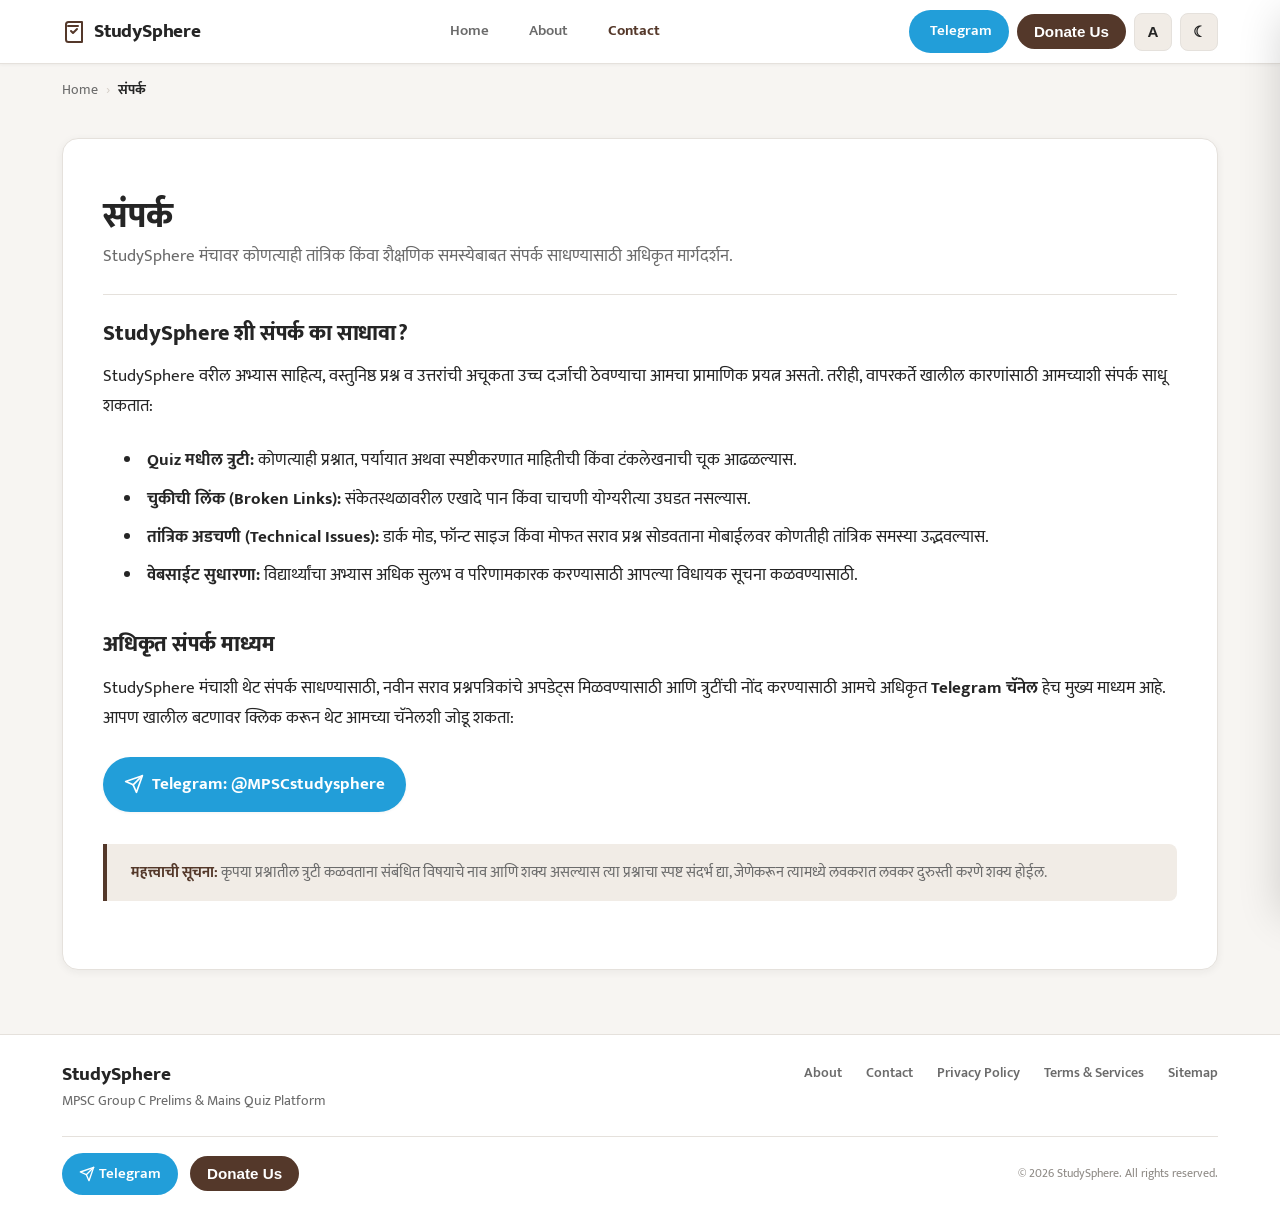
<file: Pages/contact.html>
<!DOCTYPE html>
<html lang="mr-IN" data-theme="light" data-font-size="medium">
<head>
  <meta charset="UTF-8">
  <meta name="viewport" content="width=device-width, initial-scale=1.0, maximum-scale=5.0">
  <title>StudySphere — संपर्क</title>

  <!-- Google Fonts: Mukta for Marathi (Devanagari) & Latin Glyphs -->
  <link rel="preconnect" href="https://fonts.googleapis.com">
  <link rel="preconnect" href="https://fonts.gstatic.com" crossorigin>
  <link href="https://fonts.googleapis.com/css2?family=Mukta:wght@300;400;500;600;700;800&display=swap" rel="stylesheet">

  <!-- Core Shared Stylesheets -->
  <link rel="stylesheet" href="../assets/css/style.css">
  <link rel="stylesheet" href="../assets/css/pages.css">

  <!-- Zero-Flicker Initialization for Theme & Font Size Tokens -->
  <script>
    (function () {
      try {
        var savedTheme = localStorage.getItem('studysphere_theme') || (window.matchMedia('(prefers-color-scheme: dark)').matches ? 'dark' : 'light');
        document.documentElement.setAttribute('data-theme', savedTheme);
        var savedSize = localStorage.getItem('studysphere_font_size') || 'medium';
        document.documentElement.setAttribute('data-font-size', savedSize);
      } catch (e) {}
    })();
  </script>
</head>
<body data-page="contact">

  <!-- ==========================================================================
       1. Header: Shared Responsive Layout
       ========================================================================== -->
  <header id="site-header" class="site-header" role="banner">
    <div class="container header-container">
      
      <!-- Brand Logo & Identity -->
      <div class="header-brand-wrap">
        <a href="../index.html" class="brand-link" aria-label="StudySphere Homepage">
          <svg class="brand-icon" viewBox="0 0 24 24" fill="none" stroke="currentColor" stroke-width="2" stroke-linecap="round" stroke-linejoin="round" aria-hidden="true">
            <path d="M4 19.5v-15A2.5 2.5 0 0 1 6.5 2H20v20H6.5a2.5 2.5 0 0 1-2.5-2.5Z"></path>
            <path d="M6 6h10"></path>
            <path d="m9 11 2 2 4-4"></path>
          </svg>
          <span class="brand-name">StudySphere</span>
        </a>
      </div>

      <!-- Desktop Navigation Links -->
      <nav id="site-navigation" class="site-nav" aria-label="Main Navigation">
        <a href="../index.html" class="nav-link">Home</a>
        <a href="about.html" class="nav-link">About</a>
        <a href="contact.html" class="nav-link active">Contact</a>
      </nav>

      <!-- Header Action Controls -->
      <div class="header-actions-wrap">
        <!-- Desktop-Only Action Buttons -->
        <a href="https://t.me/MPSCstudysphere" target="_blank" rel="noopener noreferrer" class="btn btn-telegram header-btn-telegram" aria-label="Join our Telegram Channel">
          <svg class="btn-icon-svg" viewBox="0 0 24 24" fill="none" stroke="currentColor" stroke-width="2" stroke-linecap="round" stroke-linejoin="round" aria-hidden="true">
            <path d="m22 2-7 20-4-9-9-4Z"></path>
            <path d="M22 2 11 13"></path>
          </svg>
          <span>Telegram</span>
        </a>
        <button type="button" class="btn btn-donate header-btn-donate" id="donate-btn">Donate Us</button>

        <!-- Compact Controls -->
        <button type="button" class="btn-icon" id="font-size-btn" aria-label="Cycle Font Size" title="Font Size: Medium (click to cycle)">A</button>
        <button type="button" class="btn-icon" id="theme-btn" aria-label="Toggle Dark or Light Mode" title="Toggle Dark or Light Mode">☾</button>
        <button type="button" class="btn-icon mobile-menu-btn" id="mobile-drawer-toggle" aria-label="Open Navigation Menu" title="Open Navigation">☰</button>
      </div>
    </div>
  </header>

  <!-- ==========================================================================
       2. Mobile Navigation Drawer
       ========================================================================== -->
  <div id="drawerOverlay" class="drawer-overlay" aria-hidden="true"></div>
  <aside id="drawerMenu" class="mobile-drawer" role="dialog" aria-label="Mobile Navigation Menu" aria-modal="true" aria-hidden="true">
    <div class="drawer-inner">
      <div class="drawer-header">
        <span class="drawer-title">StudySphere</span>
        <button type="button" class="btn-icon drawer-close-btn" id="mobile-drawer-close" aria-label="Close Navigation Menu">✕</button>
      </div>

      <!-- Quick Navigation Buttons Side-by-Side inside Drawer -->
      <div class="drawer-quick-nav-block">
        <span class="drawer-section-label">त्वरित विभाग</span>
        <div class="drawer-quick-nav-grid">
          <button type="button" class="btn-drawer-quick-nav" data-target="../index.html#prelims-section">पूर्व परीक्षा</button>
          <button type="button" class="btn-drawer-quick-nav" data-target="../index.html#mains-section">मुख्य परीक्षा</button>
          <button type="button" class="btn-drawer-quick-nav" data-target="../index.html#combine-quiz-section">Exam Simulator</button>
        </div>
      </div>

      <!-- Primary Drawer Navigation Links -->
      <nav class="drawer-nav" aria-label="Mobile Navigation Links">
        <a href="../index.html" class="drawer-link">
          <svg class="drawer-link-icon" viewBox="0 0 24 24" fill="none" stroke="currentColor" stroke-width="2" stroke-linecap="round" stroke-linejoin="round" aria-hidden="true">
            <path d="m3 9 9-7 9 7v11a2 2 0 0 1-2 2H5a2 2 0 0 1-2-2z"></path>
            <polyline points="9 22 9 12 15 12 15 22"></polyline>
          </svg>
          <span>Home</span>
        </a>
        <a href="about.html" class="drawer-link">
          <svg class="drawer-link-icon" viewBox="0 0 24 24" fill="none" stroke="currentColor" stroke-width="2" stroke-linecap="round" stroke-linejoin="round" aria-hidden="true">
            <circle cx="12" cy="12" r="10"></circle>
            <path d="M12 16v-4"></path>
            <path d="M12 8h.01"></path>
          </svg>
          <span>About</span>
        </a>
        <a href="contact.html" class="drawer-link active">
          <svg class="drawer-link-icon" viewBox="0 0 24 24" fill="none" stroke="currentColor" stroke-width="2" stroke-linecap="round" stroke-linejoin="round" aria-hidden="true">
            <path d="M22 16.92v3a2 2 0 0 1-2.18 2 19.79 19.79 0 0 1-8.63-3.07 19.5 19.5 0 0 1-6-6 19.79 19.79 0 0 1-3.07-8.67A2 2 0 0 1 4.11 2h3a2 2 0 0 1 2 1.72 12.84 12.84 0 0 0 .7 2.81 2 2 0 0 1-.45 2.11L8.09 9.91a16 16 0 0 0 6 6l1.27-1.27a2 2 0 0 1 2.11-.45 12.84 12.84 0 0 0 2.81.7A2 2 0 0 1 22 16.92z"></path>
          </svg>
          <span>Contact</span>
        </a>
      </nav>

      <!-- Drawer Actions -->
      <div class="drawer-actions-block">
        <a href="https://t.me/MPSCstudysphere" target="_blank" rel="noopener noreferrer" class="drawer-action-btn drawer-telegram-btn">
          <svg class="drawer-link-icon" viewBox="0 0 24 24" fill="none" stroke="currentColor" stroke-width="2" stroke-linecap="round" stroke-linejoin="round" aria-hidden="true">
            <path d="m22 2-7 20-4-9-9-4Z"></path>
            <path d="M22 2 11 13"></path>
          </svg>
          <span>Telegram चॅनेल</span>
        </a>

        <button type="button" class="drawer-action-btn drawer-donate-btn" id="drawer-donate-btn">
          <svg class="drawer-link-icon" viewBox="0 0 24 24" fill="none" stroke="currentColor" stroke-width="2" stroke-linecap="round" stroke-linejoin="round" aria-hidden="true">
            <path d="M19 14c1.49-1.46 3-3.21 3-5.5A5.5 5.5 0 0 0 16.5 3c-1.76 0-3 .5-4.5 2-1.5-1.5-2.74-2-4.5-2A5.5 5.5 0 0 0 2 8.5c0 2.3 1.5 4.05 3 5.5l7 7Z"></path>
          </svg>
          <span>Donate Us (मदत करा)</span>
        </button>
      </div>
    </div>
  </aside>

  <!-- ==========================================================================
       3. Main Content Area (Framed Content Box)
       ========================================================================== -->
  <main id="main-content" class="main-content" role="main">
    <div class="container">
      
      <!-- Breadcrumb Navigation -->
      <nav class="breadcrumb-nav" aria-label="Breadcrumb">
        <a href="../index.html">Home</a>
        <span class="breadcrumb-separator">›</span>
        <span class="breadcrumb-current">संपर्क</span>
      </nav>

      <!-- Framed Card Box for Main Content -->
      <div class="page-content-box">
        <header class="page-intro-header">
          <h1 class="page-title">संपर्क</h1>
          <p class="page-subtitle">StudySphere मंचावर कोणत्याही तांत्रिक किंवा शैक्षणिक समस्येबाबत संपर्क साधण्यासाठी अधिकृत मार्गदर्शन.</p>
        </header>

        <article class="page-prose">
          <h2>StudySphere शी संपर्क का साधावा?</h2>
          <p>
            StudySphere वरील अभ्यास साहित्य, वस्तुनिष्ठ प्रश्न व उत्तरांची अचूकता उच्च दर्जाची ठेवण्याचा आमचा प्रामाणिक प्रयत्न असतो. तरीही, वापरकर्ते खालील कारणांसाठी आमच्याशी संपर्क साधू शकतात:
          </p>
          <ul>
            <li><strong>Quiz मधील त्रुटी:</strong> कोणत्याही प्रश्नात, पर्यायात अथवा स्पष्टीकरणात माहितीची किंवा टंकलेखनाची चूक आढळल्यास.</li>
            <li><strong>चुकीची लिंक (Broken Links):</strong> संकेतस्थळावरील एखादे पान किंवा चाचणी योग्यरीत्या उघडत नसल्यास.</li>
            <li><strong>तांत्रिक अडचणी (Technical Issues):</strong> डार्क मोड, फॉन्ट साइज किंवा मोफत सराव प्रश्न सोडवताना मोबाईलवर कोणतीही तांत्रिक समस्या उद्भवल्यास.</li>
            <li><strong>वेबसाईट सुधारणा:</strong> विद्यार्थ्यांचा अभ्यास अधिक सुलभ व परिणामकारक करण्यासाठी आपल्या विधायक सूचना कळवण्यासाठी.</li>
          </ul>

          <h2>अधिकृत संपर्क माध्यम</h2>
          <p>
            StudySphere मंचाशी थेट संपर्क साधण्यासाठी, नवीन सराव प्रश्नपत्रिकांचे अपडेट्स मिळवण्यासाठी आणि त्रुटींची नोंद करण्यासाठी आमचे अधिकृत <strong>Telegram चॅनेल</strong> हेच मुख्य माध्यम आहे. आपण खालील बटणावर क्लिक करून थेट आमच्या चॅनेलशी जोडू शकता:
          </p>

          <!-- Verified Telegram Action Box -->
          <div class="page-action-box">
            <a href="https://t.me/MPSCstudysphere" target="_blank" rel="noopener noreferrer" class="btn btn-telegram page-action-telegram-btn" aria-label="Connect via Telegram">
              <svg class="btn-icon-svg" viewBox="0 0 24 24" fill="none" stroke="currentColor" stroke-width="2" stroke-linecap="round" stroke-linejoin="round" aria-hidden="true" style="width: 20px; height: 20px;">
                <path d="m22 2-7 20-4-9-9-4Z"></path>
                <path d="M22 2 11 13"></path>
              </svg>
              <span>Telegram: @MPSCstudysphere</span>
            </a>
          </div>

          <blockquote class="page-disclaimer-box">
            <strong>महत्त्वाची सूचना:</strong> कृपया प्रश्नातील त्रुटी कळवताना संबंधित विषयाचे नाव आणि शक्य असल्यास त्या प्रश्नाचा स्पष्ट संदर्भ द्या, जेणेकरून त्यामध्ये लवकरात लवकर दुरुस्ती करणे शक्य होईल.
          </blockquote>
        </article>
      </div>

    </div>
  </main>

  <!-- ==========================================================================
       4. Footer: Responsive Symmetrical Layout
       ========================================================================== -->
  <footer id="site-footer" class="site-footer" role="contentinfo">
    <div class="container footer-container">
      <div class="footer-top">
        <div class="footer-brand">
          <span class="footer-title">StudySphere</span>
          <p class="footer-desc">MPSC Group C Prelims &amp; Mains Quiz Platform</p>
        </div>
        <nav class="footer-nav" aria-label="Footer Quick Links">
          <a href="about.html">About</a>
          <a href="contact.html">Contact</a>
          <a href="privacy-policy.html">Privacy Policy</a>
          <a href="terms.html">Terms &amp; Services</a>
          <a href="sitemap.html">Sitemap</a>
        </nav>
      </div>
      <div class="footer-bottom">
        <div class="footer-actions">
          <a href="https://t.me/MPSCstudysphere" target="_blank" rel="noopener noreferrer" class="btn btn-telegram footer-telegram-btn" aria-label="Telegram Channel">
            <svg class="btn-icon-svg" viewBox="0 0 24 24" fill="none" stroke="currentColor" stroke-width="2" stroke-linecap="round" stroke-linejoin="round" aria-hidden="true" style="width: 16px; height: 16px;">
              <path d="m22 2-7 20-4-9-9-4Z"></path>
              <path d="M22 2 11 13"></path>
            </svg>
            <span>Telegram</span>
          </a>
          <button type="button" class="btn btn-donate" id="footer-donate-btn">Donate Us</button>
        </div>
        <p class="footer-copyright">&copy; 2026 StudySphere. All rights reserved.</p>
      </div>
    </div>
  </footer>

  <!-- ==========================================================================
       5. Donation Modal
       ========================================================================== -->
  <div id="donationModal" class="modal-backdrop" role="dialog" aria-modal="true" aria-labelledby="donationModalTitle" aria-hidden="true">
    <div class="modal-dialog">
      <div class="modal-header">
        <h3 id="donationModalTitle" class="modal-title">Support StudySphere</h3>
        <button type="button" class="modal-close-btn" id="modalCloseBtn" aria-label="Close Donation Dialog">✕</button>
      </div>
      <div class="modal-body">
        <p class="modal-desc">
          StudySphere हे MPSC विद्यार्थ्यांसाठी विनामूल्य शैक्षणिक सराव मंच आहे. आपले सहकार्य हे व्यासपीठ चालू ठेवण्यासाठी मदत करते.
        </p>

        <!-- Mobile Donation View -->
        <div id="donateMobileView">
          <div class="donate-presets">
            <button type="button" class="btn-preset active" data-amount="50">₹50</button>
            <button type="button" class="btn-preset" data-amount="100">₹100</button>
            <button type="button" class="btn-preset" data-amount="200">₹200</button>
          </div>
          <div class="donate-input-group">
            <label for="customAmountInput" class="donate-label">Custom Amount</label>
            <div class="donate-input-wrap">
              <span class="currency-symbol">₹</span>
              <input type="number" id="customAmountInput" class="donate-input" placeholder="रक्कम टाका" min="1" step="1">
            </div>
            <p id="donateErrorMsg" class="donate-error-msg" role="alert">कृपया योग्य रक्कम प्रविष्ट करा.</p>
          </div>
          <button type="button" class="btn-pay-now" id="payNowBtn">Pay Now</button>
        </div>

        <!-- Desktop Donation View -->
        <div id="donateDesktopView" style="display: none;">
          <div class="qr-container">
            <div class="demo-qr-box" aria-label="Demo QR Code Area">
              <svg viewBox="0 0 24 24" fill="none" stroke="currentColor" stroke-width="1.5" stroke-linecap="round" stroke-linejoin="round">
                <rect width="6" height="6" x="3" y="3" rx="1"></rect>
                <rect width="6" height="6" x="15" y="3" rx="1"></rect>
                <rect width="6" height="6" x="3" y="15" rx="1"></rect>
                <path d="M15 15h2v2h-2z"></path>
                <path d="M19 15v4h-4"></path>
                <path d="M15 19v2h4"></path>
              </svg>
              <span class="qr-caption">Demo Payment QR</span>
            </div>
            <p class="section-subheading">Scan QR and Donate</p>
          </div>
        </div>

      </div>
    </div>
  </div>

  <!-- ==========================================================================
       6. Thank You Appreciation Modal
       ========================================================================== -->
  <div id="thankYouModal" class="modal-backdrop" role="dialog" aria-modal="true" aria-labelledby="thankYouTitle" aria-hidden="true">
    <div class="modal-dialog">
      <div class="modal-header">
        <h3 id="thankYouTitle" class="modal-title">Thank You</h3>
        <button type="button" class="modal-close-btn" id="thankYouCloseBtn" aria-label="Close Appreciation Dialog">✕</button>
      </div>
      <div class="modal-body thankyou-box">
        <div class="thankyou-icon" aria-hidden="true">✓</div>
        <p class="modal-title" style="margin-bottom: 8px;">आपल्या सहकार्याबद्दल धन्यवाद</p>
        <p class="modal-desc">
          StudySphere ला भेट दिल्याबद्दल धन्यवाद. आपले सहकार्य विद्यार्थ्यांना दर्जेदार सराव साहित्य विनामूल्य पुरवण्यासाठी मोलाचे आहे.
        </p>
      </div>
    </div>
  </div>

  <!-- Core Scripts -->
  <script src="../assets/js/main.js"></script>
</body>
</html>
</file>
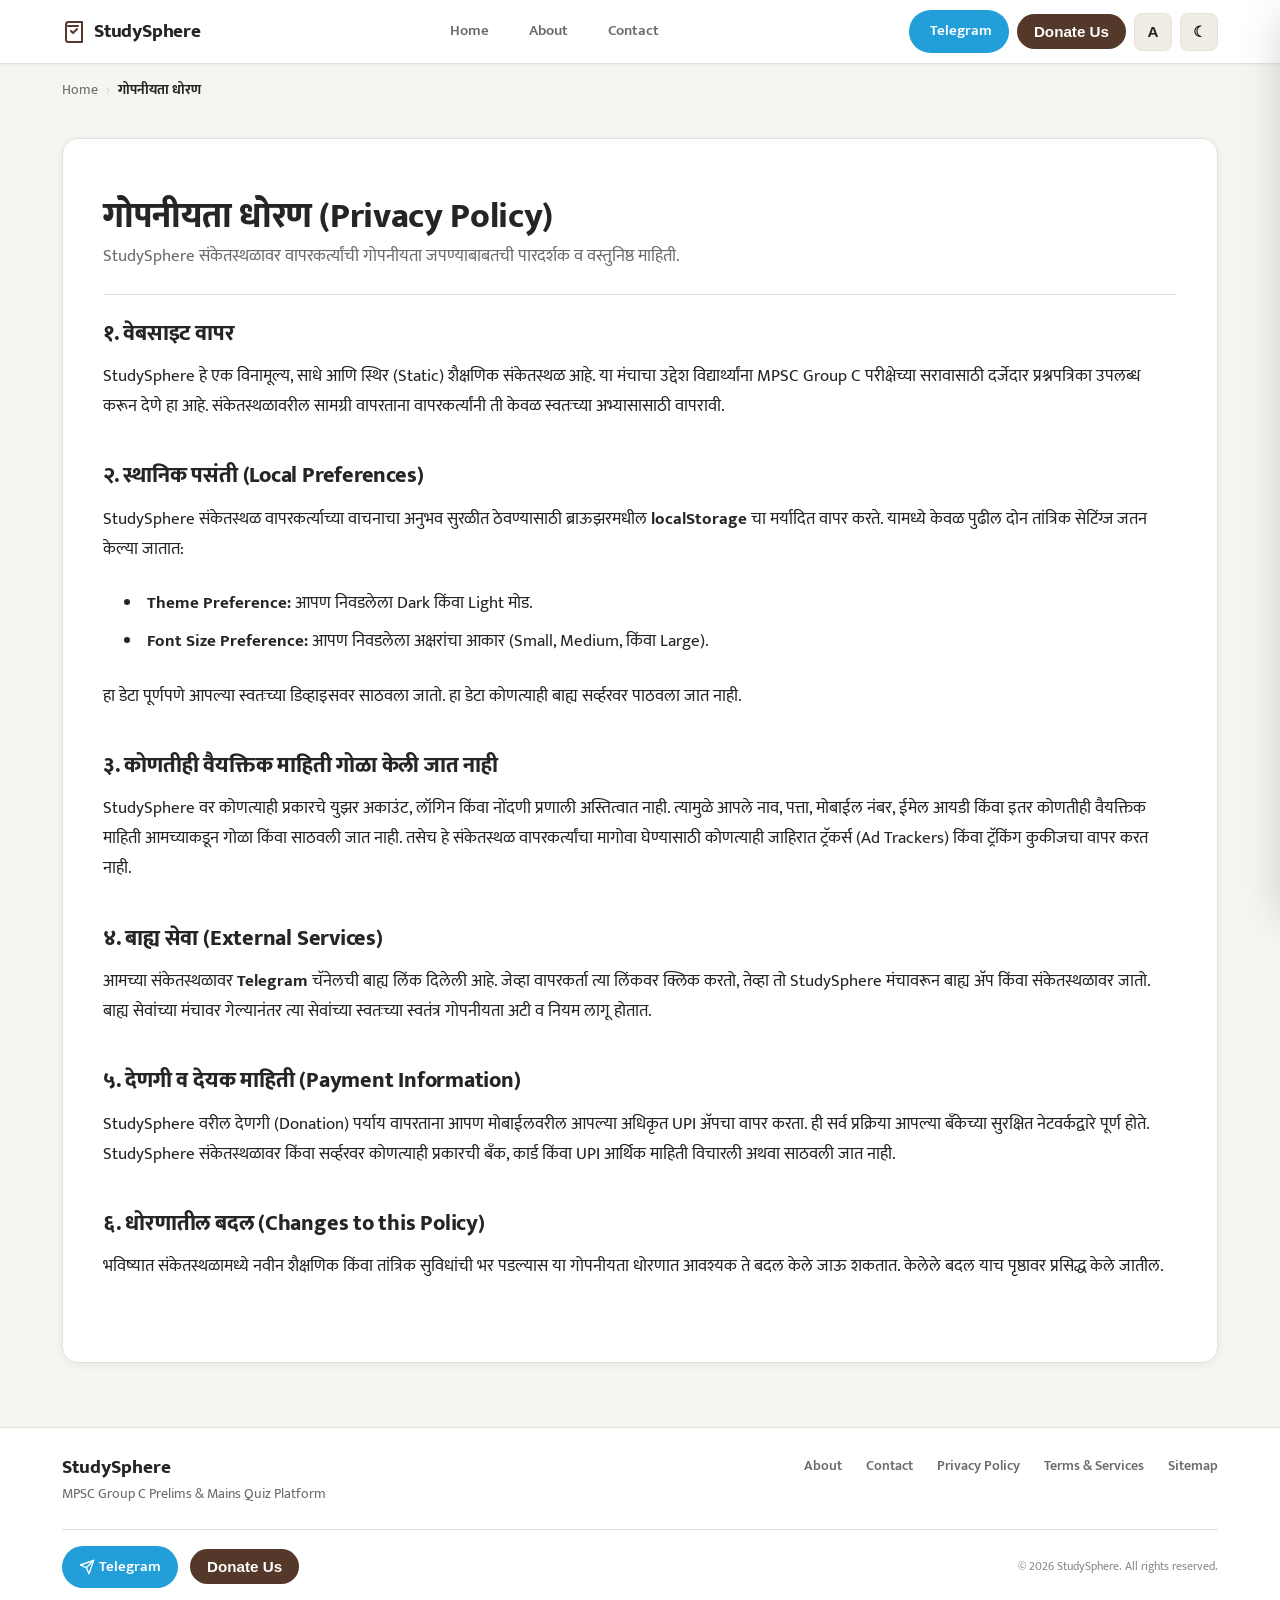
<file: Pages/privacy-policy.html>
<!DOCTYPE html>
<html lang="mr-IN" data-theme="light" data-font-size="medium">
<head>
  <meta charset="UTF-8">
  <meta name="viewport" content="width=device-width, initial-scale=1.0, maximum-scale=5.0">
  <title>StudySphere — गोपनीयता धोरण</title>

  <!-- Google Fonts: Mukta for Marathi (Devanagari) & Latin Glyphs -->
  <link rel="preconnect" href="https://fonts.googleapis.com">
  <link rel="preconnect" href="https://fonts.gstatic.com" crossorigin>
  <link href="https://fonts.googleapis.com/css2?family=Mukta:wght@300;400;500;600;700;800&display=swap" rel="stylesheet">

  <!-- Core Shared Stylesheets -->
  <link rel="stylesheet" href="../assets/css/style.css">
  <link rel="stylesheet" href="../assets/css/pages.css">

  <!-- Zero-Flicker Initialization for Theme & Font Size Tokens -->
  <script>
    (function () {
      try {
        var savedTheme = localStorage.getItem('studysphere_theme') || (window.matchMedia('(prefers-color-scheme: dark)').matches ? 'dark' : 'light');
        document.documentElement.setAttribute('data-theme', savedTheme);
        var savedSize = localStorage.getItem('studysphere_font_size') || 'medium';
        document.documentElement.setAttribute('data-font-size', savedSize);
      } catch (e) {}
    })();
  </script>
</head>
<body data-page="privacy-policy">

  <!-- ==========================================================================
       1. Header: Shared Responsive Layout
       ========================================================================== -->
  <header id="site-header" class="site-header" role="banner">
    <div class="container header-container">
      
      <!-- Brand Logo & Identity -->
      <div class="header-brand-wrap">
        <a href="../index.html" class="brand-link" aria-label="StudySphere Homepage">
          <svg class="brand-icon" viewBox="0 0 24 24" fill="none" stroke="currentColor" stroke-width="2" stroke-linecap="round" stroke-linejoin="round" aria-hidden="true">
            <path d="M4 19.5v-15A2.5 2.5 0 0 1 6.5 2H20v20H6.5a2.5 2.5 0 0 1-2.5-2.5Z"></path>
            <path d="M6 6h10"></path>
            <path d="m9 11 2 2 4-4"></path>
          </svg>
          <span class="brand-name">StudySphere</span>
        </a>
      </div>

      <!-- Desktop Navigation Links -->
      <nav id="site-navigation" class="site-nav" aria-label="Main Navigation">
        <a href="../index.html" class="nav-link">Home</a>
        <a href="about.html" class="nav-link">About</a>
        <a href="contact.html" class="nav-link">Contact</a>
      </nav>

      <!-- Header Action Controls -->
      <div class="header-actions-wrap">
        <!-- Desktop-Only Action Buttons -->
        <a href="https://t.me/MPSCstudysphere" target="_blank" rel="noopener noreferrer" class="btn btn-telegram header-btn-telegram" aria-label="Join our Telegram Channel">
          <svg class="btn-icon-svg" viewBox="0 0 24 24" fill="none" stroke="currentColor" stroke-width="2" stroke-linecap="round" stroke-linejoin="round" aria-hidden="true">
            <path d="m22 2-7 20-4-9-9-4Z"></path>
            <path d="M22 2 11 13"></path>
          </svg>
          <span>Telegram</span>
        </a>
        <button type="button" class="btn btn-donate header-btn-donate" id="donate-btn">Donate Us</button>

        <!-- Compact Controls -->
        <button type="button" class="btn-icon" id="font-size-btn" aria-label="Cycle Font Size" title="Font Size: Medium (click to cycle)">A</button>
        <button type="button" class="btn-icon" id="theme-btn" aria-label="Toggle Dark or Light Mode" title="Toggle Dark or Light Mode">☾</button>
        <button type="button" class="btn-icon mobile-menu-btn" id="mobile-drawer-toggle" aria-label="Open Navigation Menu" title="Open Navigation">☰</button>
      </div>
    </div>
  </header>

  <!-- ==========================================================================
       2. Mobile Navigation Drawer
       ========================================================================== -->
  <div id="drawerOverlay" class="drawer-overlay" aria-hidden="true"></div>
  <aside id="drawerMenu" class="mobile-drawer" role="dialog" aria-label="Mobile Navigation Menu" aria-modal="true" aria-hidden="true">
    <div class="drawer-inner">
      <div class="drawer-header">
        <span class="drawer-title">StudySphere</span>
        <button type="button" class="btn-icon drawer-close-btn" id="mobile-drawer-close" aria-label="Close Navigation Menu">✕</button>
      </div>

      <!-- Quick Navigation Buttons Side-by-Side inside Drawer -->
      <div class="drawer-quick-nav-block">
        <span class="drawer-section-label">त्वरित विभाग</span>
        <div class="drawer-quick-nav-grid">
          <button type="button" class="btn-drawer-quick-nav" data-target="../index.html#prelims-section">पूर्व परीक्षा</button>
          <button type="button" class="btn-drawer-quick-nav" data-target="../index.html#mains-section">मुख्य परीक्षा</button>
          <button type="button" class="btn-drawer-quick-nav" data-target="../index.html#combine-quiz-section">Exam Simulator</button>
        </div>
      </div>

      <!-- Primary Drawer Navigation Links -->
      <nav class="drawer-nav" aria-label="Mobile Navigation Links">
        <a href="../index.html" class="drawer-link">
          <svg class="drawer-link-icon" viewBox="0 0 24 24" fill="none" stroke="currentColor" stroke-width="2" stroke-linecap="round" stroke-linejoin="round" aria-hidden="true">
            <path d="m3 9 9-7 9 7v11a2 2 0 0 1-2 2H5a2 2 0 0 1-2-2z"></path>
            <polyline points="9 22 9 12 15 12 15 22"></polyline>
          </svg>
          <span>Home</span>
        </a>
        <a href="about.html" class="drawer-link">
          <svg class="drawer-link-icon" viewBox="0 0 24 24" fill="none" stroke="currentColor" stroke-width="2" stroke-linecap="round" stroke-linejoin="round" aria-hidden="true">
            <circle cx="12" cy="12" r="10"></circle>
            <path d="M12 16v-4"></path>
            <path d="M12 8h.01"></path>
          </svg>
          <span>About</span>
        </a>
        <a href="contact.html" class="drawer-link">
          <svg class="drawer-link-icon" viewBox="0 0 24 24" fill="none" stroke="currentColor" stroke-width="2" stroke-linecap="round" stroke-linejoin="round" aria-hidden="true">
            <path d="M22 16.92v3a2 2 0 0 1-2.18 2 19.79 19.79 0 0 1-8.63-3.07 19.5 19.5 0 0 1-6-6 19.79 19.79 0 0 1-3.07-8.67A2 2 0 0 1 4.11 2h3a2 2 0 0 1 2 1.72 12.84 12.84 0 0 0 .7 2.81 2 2 0 0 1-.45 2.11L8.09 9.91a16 16 0 0 0 6 6l1.27-1.27a2 2 0 0 1 2.11-.45 12.84 12.84 0 0 0 2.81.7A2 2 0 0 1 22 16.92z"></path>
          </svg>
          <span>Contact</span>
        </a>
      </nav>

      <!-- Drawer Actions -->
      <div class="drawer-actions-block">
        <a href="https://t.me/MPSCstudysphere" target="_blank" rel="noopener noreferrer" class="drawer-action-btn drawer-telegram-btn">
          <svg class="drawer-link-icon" viewBox="0 0 24 24" fill="none" stroke="currentColor" stroke-width="2" stroke-linecap="round" stroke-linejoin="round" aria-hidden="true">
            <path d="m22 2-7 20-4-9-9-4Z"></path>
            <path d="M22 2 11 13"></path>
          </svg>
          <span>Telegram चॅनेल</span>
        </a>

        <button type="button" class="drawer-action-btn drawer-donate-btn" id="drawer-donate-btn">
          <svg class="drawer-link-icon" viewBox="0 0 24 24" fill="none" stroke="currentColor" stroke-width="2" stroke-linecap="round" stroke-linejoin="round" aria-hidden="true">
            <path d="M19 14c1.49-1.46 3-3.21 3-5.5A5.5 5.5 0 0 0 16.5 3c-1.76 0-3 .5-4.5 2-1.5-1.5-2.74-2-4.5-2A5.5 5.5 0 0 0 2 8.5c0 2.3 1.5 4.05 3 5.5l7 7Z"></path>
          </svg>
          <span>Donate Us (मदत करा)</span>
        </button>
      </div>
    </div>
  </aside>

  <!-- ==========================================================================
       3. Main Content Area (Framed Content Box)
       ========================================================================== -->
  <main id="main-content" class="main-content" role="main">
    <div class="container">
      
      <!-- Breadcrumb Navigation -->
      <nav class="breadcrumb-nav" aria-label="Breadcrumb">
        <a href="../index.html">Home</a>
        <span class="breadcrumb-separator">›</span>
        <span class="breadcrumb-current">गोपनीयता धोरण</span>
      </nav>

      <!-- Framed Card Box for Main Content -->
      <div class="page-content-box">
        <header class="page-intro-header">
          <h1 class="page-title">गोपनीयता धोरण (Privacy Policy)</h1>
          <p class="page-subtitle">StudySphere संकेतस्थळावर वापरकर्त्यांची गोपनीयता जपण्याबाबतची पारदर्शक व वस्तुनिष्ठ माहिती.</p>
        </header>

        <article class="page-prose">
          <h2>१. वेबसाइट वापर</h2>
          <p>
            StudySphere हे एक विनामूल्य, साधे आणि स्थिर (Static) शैक्षणिक संकेतस्थळ आहे. या मंचाचा उद्देश विद्यार्थ्यांना MPSC Group C परीक्षेच्या सरावासाठी दर्जेदार प्रश्नपत्रिका उपलब्ध करून देणे हा आहे. संकेतस्थळावरील सामग्री वापरताना वापरकर्त्यांनी ती केवळ स्वतःच्या अभ्यासासाठी वापरावी.
          </p>

          <h2>२. स्थानिक पसंती (Local Preferences)</h2>
          <p>
            StudySphere संकेतस्थळ वापरकर्त्याच्या वाचनाचा अनुभव सुरळीत ठेवण्यासाठी ब्राऊझरमधील <strong>localStorage</strong> चा मर्यादित वापर करते. यामध्ये केवळ पुढील दोन तांत्रिक सेटिंग्ज जतन केल्या जातात:
          </p>
          <ul>
            <li><strong>Theme Preference:</strong> आपण निवडलेला Dark किंवा Light मोड.</li>
            <li><strong>Font Size Preference:</strong> आपण निवडलेला अक्षरांचा आकार (Small, Medium, किंवा Large).</li>
          </ul>
          <p>
            हा डेटा पूर्णपणे आपल्या स्वतःच्या डिव्हाइसवर साठवला जातो. हा डेटा कोणत्याही बाह्य सर्व्हरवर पाठवला जात नाही.
          </p>

          <h2>३. कोणतीही वैयक्तिक माहिती गोळा केली जात नाही</h2>
          <p>
            StudySphere वर कोणत्याही प्रकारचे युझर अकाउंट, लॉगिन किंवा नोंदणी प्रणाली अस्तित्वात नाही. त्यामुळे आपले नाव, पत्ता, मोबाईल नंबर, ईमेल आयडी किंवा इतर कोणतीही वैयक्तिक माहिती आमच्याकडून गोळा किंवा साठवली जात नाही. तसेच हे संकेतस्थळ वापरकर्त्यांचा मागोवा घेण्यासाठी कोणत्याही जाहिरात ट्रॅकर्स (Ad Trackers) किंवा ट्रॅकिंग कुकीजचा वापर करत नाही.
          </p>

          <h2>४. बाह्य सेवा (External Services)</h2>
          <p>
            आमच्या संकेतस्थळावर <strong>Telegram</strong> चॅनेलची बाह्य लिंक दिलेली आहे. जेव्हा वापरकर्ता त्या लिंकवर क्लिक करतो, तेव्हा तो StudySphere मंचावरून बाह्य अ‍ॅप किंवा संकेतस्थळावर जातो. बाह्य सेवांच्या मंचावर गेल्यानंतर त्या सेवांच्या स्वतःच्या स्वतंत्र गोपनीयता अटी व नियम लागू होतात.
          </p>

          <h2>५. देणगी व देयक माहिती (Payment Information)</h2>
          <p>
            StudySphere वरील देणगी (Donation) पर्याय वापरताना आपण मोबाईलवरील आपल्या अधिकृत UPI अ‍ॅपचा वापर करता. ही सर्व प्रक्रिया आपल्या बँकेच्या सुरक्षित नेटवर्कद्वारे पूर्ण होते. StudySphere संकेतस्थळावर किंवा सर्व्हरवर कोणत्याही प्रकारची बँक, कार्ड किंवा UPI आर्थिक माहिती विचारली अथवा साठवली जात नाही.
          </p>

          <h2>६. धोरणातील बदल (Changes to this Policy)</h2>
          <p>
            भविष्यात संकेतस्थळामध्ये नवीन शैक्षणिक किंवा तांत्रिक सुविधांची भर पडल्यास या गोपनीयता धोरणात आवश्यक ते बदल केले जाऊ शकतात. केलेले बदल याच पृष्ठावर प्रसिद्ध केले जातील.
          </p>
        </article>
      </div>

    </div>
  </main>

  <!-- ==========================================================================
       4. Footer: Responsive Symmetrical Layout
       ========================================================================== -->
  <footer id="site-footer" class="site-footer" role="contentinfo">
    <div class="container footer-container">
      <div class="footer-top">
        <div class="footer-brand">
          <span class="footer-title">StudySphere</span>
          <p class="footer-desc">MPSC Group C Prelims &amp; Mains Quiz Platform</p>
        </div>
        <nav class="footer-nav" aria-label="Footer Quick Links">
          <a href="about.html">About</a>
          <a href="contact.html">Contact</a>
          <a href="privacy-policy.html">Privacy Policy</a>
          <a href="terms.html">Terms &amp; Services</a>
          <a href="sitemap.html">Sitemap</a>
        </nav>
      </div>
      <div class="footer-bottom">
        <div class="footer-actions">
          <a href="https://t.me/MPSCstudysphere" target="_blank" rel="noopener noreferrer" class="btn btn-telegram footer-telegram-btn" aria-label="Telegram Channel">
            <svg class="btn-icon-svg" viewBox="0 0 24 24" fill="none" stroke="currentColor" stroke-width="2" stroke-linecap="round" stroke-linejoin="round" aria-hidden="true" style="width: 16px; height: 16px;">
              <path d="m22 2-7 20-4-9-9-4Z"></path>
              <path d="M22 2 11 13"></path>
            </svg>
            <span>Telegram</span>
          </a>
          <button type="button" class="btn btn-donate" id="footer-donate-btn">Donate Us</button>
        </div>
        <p class="footer-copyright">&copy; 2026 StudySphere. All rights reserved.</p>
      </div>
    </div>
  </footer>

  <!-- ==========================================================================
       5. Donation Modal
       ========================================================================== -->
  <div id="donationModal" class="modal-backdrop" role="dialog" aria-modal="true" aria-labelledby="donationModalTitle" aria-hidden="true">
    <div class="modal-dialog">
      <div class="modal-header">
        <h3 id="donationModalTitle" class="modal-title">Support StudySphere</h3>
        <button type="button" class="modal-close-btn" id="modalCloseBtn" aria-label="Close Donation Dialog">✕</button>
      </div>
      <div class="modal-body">
        <p class="modal-desc">
          StudySphere हे MPSC विद्यार्थ्यांसाठी विनामूल्य शैक्षणिक सराव मंच आहे. आपले सहकार्य हे व्यासपीठ चालू ठेवण्यासाठी मदत करते.
        </p>

        <!-- Mobile Donation View -->
        <div id="donateMobileView">
          <div class="donate-presets">
            <button type="button" class="btn-preset active" data-amount="50">₹50</button>
            <button type="button" class="btn-preset" data-amount="100">₹100</button>
            <button type="button" class="btn-preset" data-amount="200">₹200</button>
          </div>
          <div class="donate-input-group">
            <label for="customAmountInput" class="donate-label">Custom Amount</label>
            <div class="donate-input-wrap">
              <span class="currency-symbol">₹</span>
              <input type="number" id="customAmountInput" class="donate-input" placeholder="रक्कम टाका" min="1" step="1">
            </div>
            <p id="donateErrorMsg" class="donate-error-msg" role="alert">कृपया योग्य रक्कम प्रविष्ट करा.</p>
          </div>
          <button type="button" class="btn-pay-now" id="payNowBtn">Pay Now</button>
        </div>

        <!-- Desktop Donation View -->
        <div id="donateDesktopView" style="display: none;">
          <div class="qr-container">
            <div class="demo-qr-box" aria-label="Demo QR Code Area">
              <svg viewBox="0 0 24 24" fill="none" stroke="currentColor" stroke-width="1.5" stroke-linecap="round" stroke-linejoin="round">
                <rect width="6" height="6" x="3" y="3" rx="1"></rect>
                <rect width="6" height="6" x="15" y="3" rx="1"></rect>
                <rect width="6" height="6" x="3" y="15" rx="1"></rect>
                <path d="M15 15h2v2h-2z"></path>
                <path d="M19 15v4h-4"></path>
                <path d="M15 19v2h4"></path>
              </svg>
              <span class="qr-caption">Demo Payment QR</span>
            </div>
            <p class="section-subheading">Scan QR and Donate</p>
          </div>
        </div>

      </div>
    </div>
  </div>

  <!-- ==========================================================================
       6. Thank You Appreciation Modal
       ========================================================================== -->
  <div id="thankYouModal" class="modal-backdrop" role="dialog" aria-modal="true" aria-labelledby="thankYouTitle" aria-hidden="true">
    <div class="modal-dialog">
      <div class="modal-header">
        <h3 id="thankYouTitle" class="modal-title">Thank You</h3>
        <button type="button" class="modal-close-btn" id="thankYouCloseBtn" aria-label="Close Appreciation Dialog">✕</button>
      </div>
      <div class="modal-body thankyou-box">
        <div class="thankyou-icon" aria-hidden="true">✓</div>
        <p class="modal-title" style="margin-bottom: 8px;">आपल्या सहकार्याबद्दल धन्यवाद</p>
        <p class="modal-desc">
          StudySphere ला भेट दिल्याबद्दल धन्यवाद. आपले सहकार्य विद्यार्थ्यांना दर्जेदार सराव साहित्य विनामूल्य पुरवण्यासाठी मोलाचे आहे.
        </p>
      </div>
    </div>
  </div>

  <!-- Core Scripts -->
  <script src="../assets/js/main.js"></script>
</body>
</html>
</file>
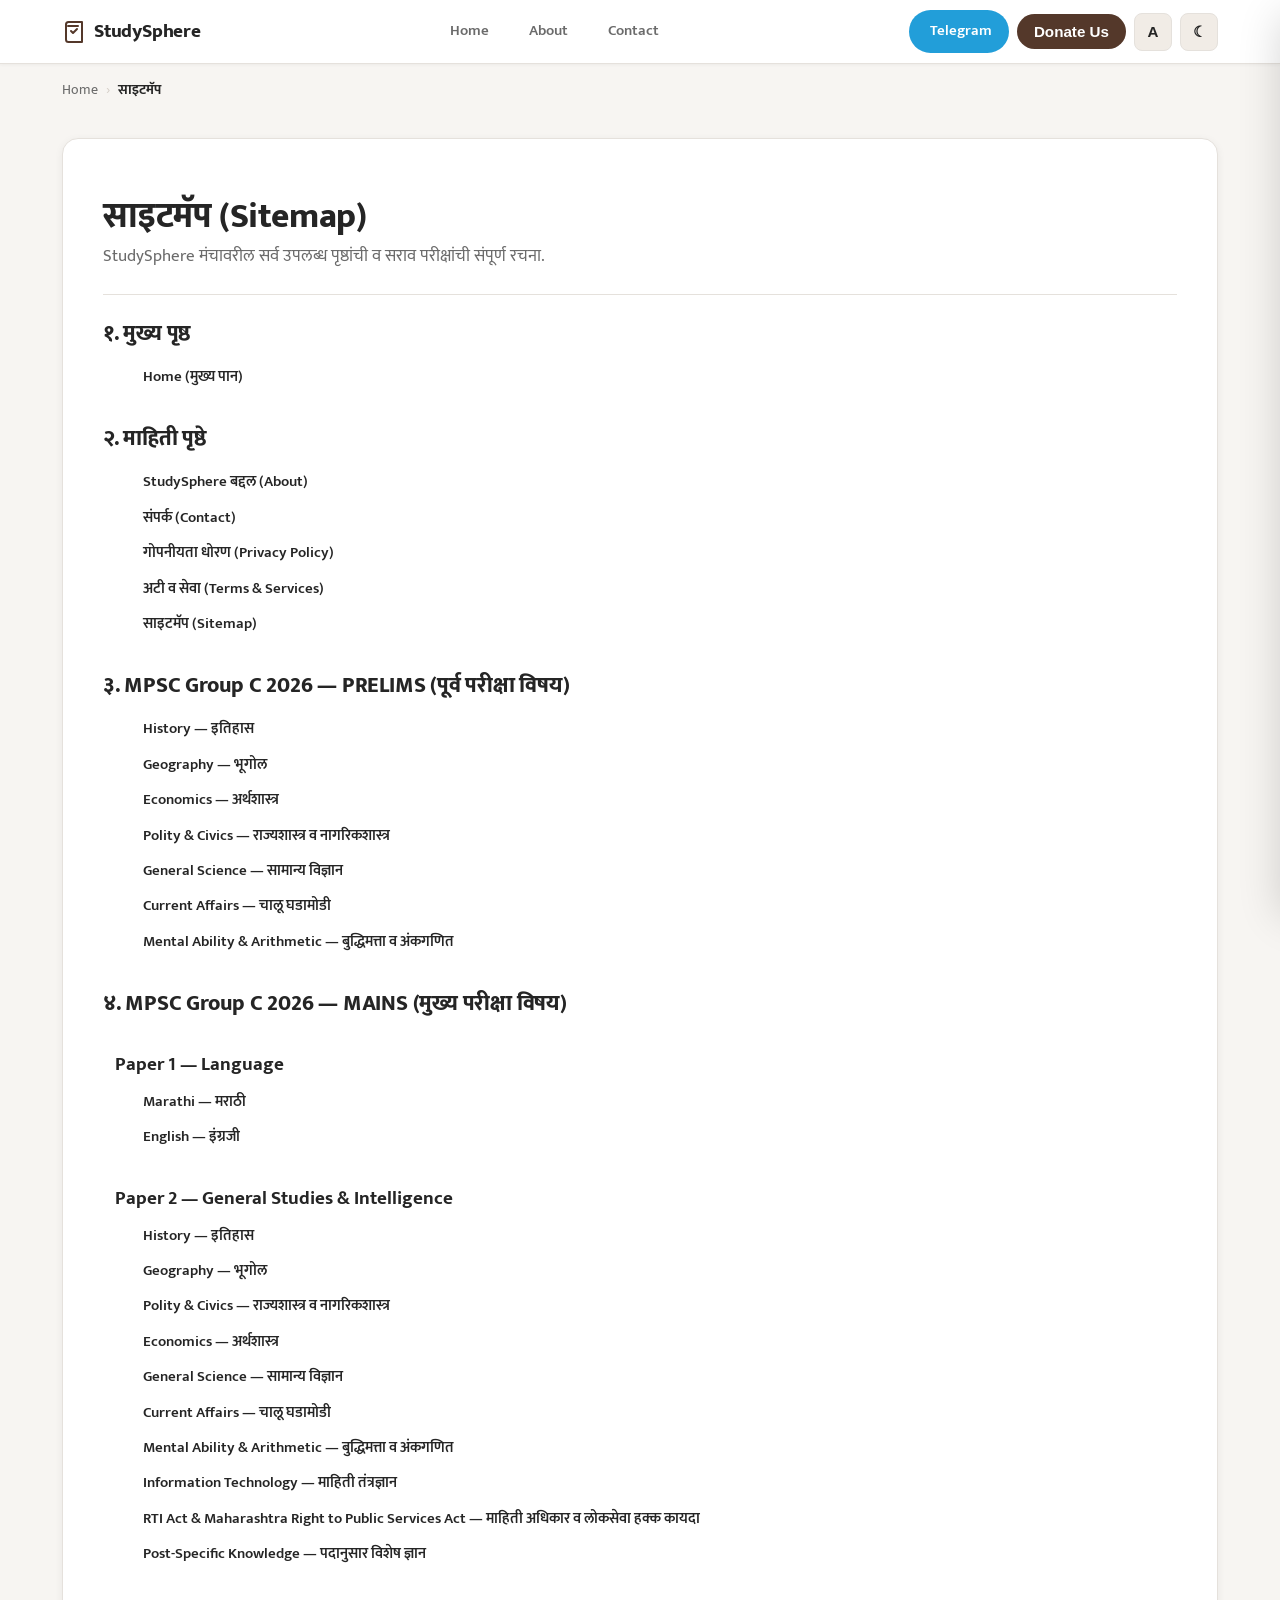
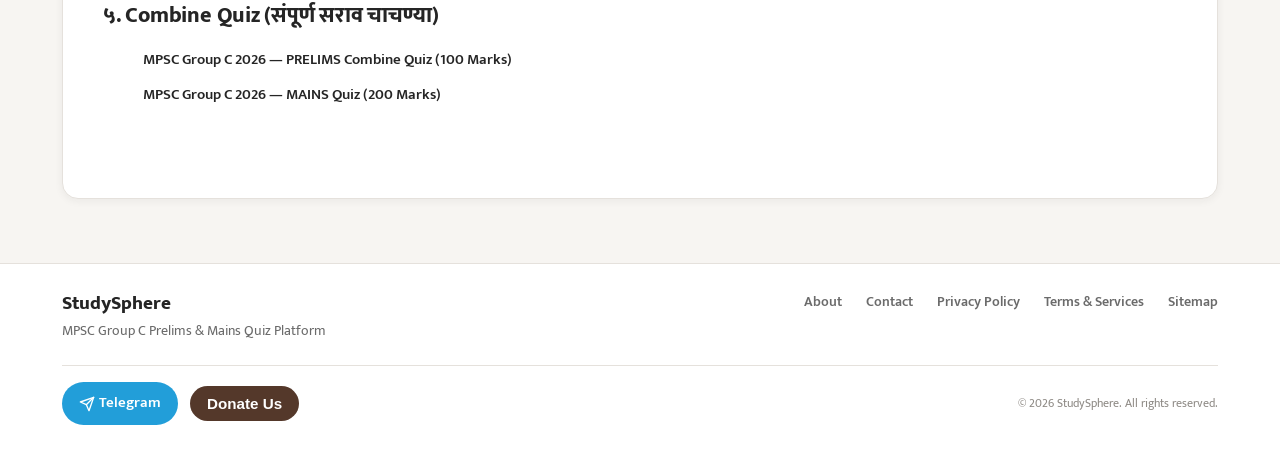
<file: Pages/sitemap.html>
<!DOCTYPE html>
<html lang="mr-IN" data-theme="light" data-font-size="medium">
<head>
  <meta charset="UTF-8">
  <meta name="viewport" content="width=device-width, initial-scale=1.0, maximum-scale=5.0">
  <title>StudySphere — साइटमॅप</title>

  <!-- Google Fonts: Mukta for Marathi (Devanagari) & Latin Glyphs -->
  <link rel="preconnect" href="https://fonts.googleapis.com">
  <link rel="preconnect" href="https://fonts.gstatic.com" crossorigin>
  <link href="https://fonts.googleapis.com/css2?family=Mukta:wght@300;400;500;600;700;800&display=swap" rel="stylesheet">

  <!-- Core Shared Stylesheets -->
  <link rel="stylesheet" href="../assets/css/style.css">
  <link rel="stylesheet" href="../assets/css/pages.css">

  <!-- Zero-Flicker Initialization for Theme & Font Size Tokens -->
  <script>
    (function () {
      try {
        var savedTheme = localStorage.getItem('studysphere_theme') || (window.matchMedia('(prefers-color-scheme: dark)').matches ? 'dark' : 'light');
        document.documentElement.setAttribute('data-theme', savedTheme);
        var savedSize = localStorage.getItem('studysphere_font_size') || 'medium';
        document.documentElement.setAttribute('data-font-size', savedSize);
      } catch (e) {}
    })();
  </script>
</head>
<body data-page="sitemap">

  <!-- ==========================================================================
       1. Header: Shared Responsive Layout
       ========================================================================== -->
  <header id="site-header" class="site-header" role="banner">
    <div class="container header-container">
      
      <!-- Brand Logo & Identity -->
      <div class="header-brand-wrap">
        <a href="../index.html" class="brand-link" aria-label="StudySphere Homepage">
          <svg class="brand-icon" viewBox="0 0 24 24" fill="none" stroke="currentColor" stroke-width="2" stroke-linecap="round" stroke-linejoin="round" aria-hidden="true">
            <path d="M4 19.5v-15A2.5 2.5 0 0 1 6.5 2H20v20H6.5a2.5 2.5 0 0 1-2.5-2.5Z"></path>
            <path d="M6 6h10"></path>
            <path d="m9 11 2 2 4-4"></path>
          </svg>
          <span class="brand-name">StudySphere</span>
        </a>
      </div>

      <!-- Desktop Navigation Links -->
      <nav id="site-navigation" class="site-nav" aria-label="Main Navigation">
        <a href="../index.html" class="nav-link">Home</a>
        <a href="about.html" class="nav-link">About</a>
        <a href="contact.html" class="nav-link">Contact</a>
      </nav>

      <!-- Header Action Controls -->
      <div class="header-actions-wrap">
        <!-- Desktop-Only Action Buttons -->
        <a href="https://t.me/MPSCstudysphere" target="_blank" rel="noopener noreferrer" class="btn btn-telegram header-btn-telegram" aria-label="Join our Telegram Channel">
          <svg class="btn-icon-svg" viewBox="0 0 24 24" fill="none" stroke="currentColor" stroke-width="2" stroke-linecap="round" stroke-linejoin="round" aria-hidden="true">
            <path d="m22 2-7 20-4-9-9-4Z"></path>
            <path d="M22 2 11 13"></path>
          </svg>
          <span>Telegram</span>
        </a>
        <button type="button" class="btn btn-donate header-btn-donate" id="donate-btn">Donate Us</button>

        <!-- Compact Controls -->
        <button type="button" class="btn-icon" id="font-size-btn" aria-label="Cycle Font Size" title="Font Size: Medium (click to cycle)">A</button>
        <button type="button" class="btn-icon" id="theme-btn" aria-label="Toggle Dark or Light Mode" title="Toggle Dark or Light Mode">☾</button>
        <button type="button" class="btn-icon mobile-menu-btn" id="mobile-drawer-toggle" aria-label="Open Navigation Menu" title="Open Navigation">☰</button>
      </div>
    </div>
  </header>

  <!-- ==========================================================================
       2. Mobile Navigation Drawer
       ========================================================================== -->
  <div id="drawerOverlay" class="drawer-overlay" aria-hidden="true"></div>
  <aside id="drawerMenu" class="mobile-drawer" role="dialog" aria-label="Mobile Navigation Menu" aria-modal="true" aria-hidden="true">
    <div class="drawer-inner">
      <div class="drawer-header">
        <span class="drawer-title">StudySphere</span>
        <button type="button" class="btn-icon drawer-close-btn" id="mobile-drawer-close" aria-label="Close Navigation Menu">✕</button>
      </div>

      <!-- Quick Navigation Buttons Side-by-Side inside Drawer -->
      <div class="drawer-quick-nav-block">
        <span class="drawer-section-label">त्वरित विभाग</span>
        <div class="drawer-quick-nav-grid">
          <button type="button" class="btn-drawer-quick-nav" data-target="../index.html#prelims-section">पूर्व परीक्षा</button>
          <button type="button" class="btn-drawer-quick-nav" data-target="../index.html#mains-section">मुख्य परीक्षा</button>
          <button type="button" class="btn-drawer-quick-nav" data-target="../index.html#combine-quiz-section">Exam Simulator</button>
        </div>
      </div>

      <!-- Primary Drawer Navigation Links -->
      <nav class="drawer-nav" aria-label="Mobile Navigation Links">
        <a href="../index.html" class="drawer-link">
          <svg class="drawer-link-icon" viewBox="0 0 24 24" fill="none" stroke="currentColor" stroke-width="2" stroke-linecap="round" stroke-linejoin="round" aria-hidden="true">
            <path d="m3 9 9-7 9 7v11a2 2 0 0 1-2 2H5a2 2 0 0 1-2-2z"></path>
            <polyline points="9 22 9 12 15 12 15 22"></polyline>
          </svg>
          <span>Home</span>
        </a>
        <a href="about.html" class="drawer-link">
          <svg class="drawer-link-icon" viewBox="0 0 24 24" fill="none" stroke="currentColor" stroke-width="2" stroke-linecap="round" stroke-linejoin="round" aria-hidden="true">
            <circle cx="12" cy="12" r="10"></circle>
            <path d="M12 16v-4"></path>
            <path d="M12 8h.01"></path>
          </svg>
          <span>About</span>
        </a>
        <a href="contact.html" class="drawer-link">
          <svg class="drawer-link-icon" viewBox="0 0 24 24" fill="none" stroke="currentColor" stroke-width="2" stroke-linecap="round" stroke-linejoin="round" aria-hidden="true">
            <path d="M22 16.92v3a2 2 0 0 1-2.18 2 19.79 19.79 0 0 1-8.63-3.07 19.5 19.5 0 0 1-6-6 19.79 19.79 0 0 1-3.07-8.67A2 2 0 0 1 4.11 2h3a2 2 0 0 1 2 1.72 12.84 12.84 0 0 0 .7 2.81 2 2 0 0 1-.45 2.11L8.09 9.91a16 16 0 0 0 6 6l1.27-1.27a2 2 0 0 1 2.11-.45 12.84 12.84 0 0 0 2.81.7A2 2 0 0 1 22 16.92z"></path>
          </svg>
          <span>Contact</span>
        </a>
      </nav>

      <!-- Drawer Actions -->
      <div class="drawer-actions-block">
        <a href="https://t.me/MPSCstudysphere" target="_blank" rel="noopener noreferrer" class="drawer-action-btn drawer-telegram-btn">
          <svg class="drawer-link-icon" viewBox="0 0 24 24" fill="none" stroke="currentColor" stroke-width="2" stroke-linecap="round" stroke-linejoin="round" aria-hidden="true">
            <path d="m22 2-7 20-4-9-9-4Z"></path>
            <path d="M22 2 11 13"></path>
          </svg>
          <span>Telegram चॅनेल</span>
        </a>

        <button type="button" class="drawer-action-btn drawer-donate-btn" id="drawer-donate-btn">
          <svg class="drawer-link-icon" viewBox="0 0 24 24" fill="none" stroke="currentColor" stroke-width="2" stroke-linecap="round" stroke-linejoin="round" aria-hidden="true">
            <path d="M19 14c1.49-1.46 3-3.21 3-5.5A5.5 5.5 0 0 0 16.5 3c-1.76 0-3 .5-4.5 2-1.5-1.5-2.74-2-4.5-2A5.5 5.5 0 0 0 2 8.5c0 2.3 1.5 4.05 3 5.5l7 7Z"></path>
          </svg>
          <span>Donate Us (मदत करा)</span>
        </button>
      </div>
    </div>
  </aside>

  <!-- ==========================================================================
       3. Main Content Area (Framed Content Box)
       ========================================================================== -->
  <main id="main-content" class="main-content" role="main">
    <div class="container">
      
      <!-- Breadcrumb Navigation -->
      <nav class="breadcrumb-nav" aria-label="Breadcrumb">
        <a href="../index.html">Home</a>
        <span class="breadcrumb-separator">›</span>
        <span class="breadcrumb-current">साइटमॅप</span>
      </nav>

      <!-- Framed Card Box for Main Content -->
      <div class="page-content-box">
        <header class="page-intro-header">
          <h1 class="page-title">साइटमॅप (Sitemap)</h1>
          <p class="page-subtitle">StudySphere मंचावरील सर्व उपलब्ध पृष्ठांची व सराव परीक्षांची संपूर्ण रचना.</p>
        </header>

        <article class="page-prose sitemap-prose">
          
          <!-- 1. मुख्य पृष्ठ -->
          <section class="sitemap-group">
            <h2 class="sitemap-heading">१. मुख्य पृष्ठ</h2>
            <ul class="sitemap-links">
              <li><a href="../index.html">Home (मुख्य पान)</a></li>
            </ul>
          </section>

          <!-- 2. माहिती पृष्ठे -->
          <section class="sitemap-group">
            <h2 class="sitemap-heading">२. माहिती पृष्ठे</h2>
            <ul class="sitemap-links">
              <li><a href="about.html">StudySphere बद्दल (About)</a></li>
              <li><a href="contact.html">संपर्क (Contact)</a></li>
              <li><a href="privacy-policy.html">गोपनीयता धोरण (Privacy Policy)</a></li>
              <li><a href="terms.html">अटी व सेवा (Terms &amp; Services)</a></li>
              <li><a href="sitemap.html">साइटमॅप (Sitemap)</a></li>
            </ul>
          </section>

          <!-- 3. MPSC Group C 2026 — Prelims -->
          <section class="sitemap-group">
            <h2 class="sitemap-heading">३. MPSC Group C 2026 — PRELIMS (पूर्व परीक्षा विषय)</h2>
            <ul class="sitemap-links">
              <li><a href="../subjects/prelims/history.html">History — इतिहास</a></li>
              <li><a href="../subjects/prelims/geography.html">Geography — भूगोल</a></li>
              <li><a href="../subjects/prelims/economics.html">Economics — अर्थशास्त्र</a></li>
              <li><a href="../subjects/prelims/polity-civics.html">Polity &amp; Civics — राज्यशास्त्र व नागरिकशास्त्र</a></li>
              <li><a href="../subjects/prelims/general-science.html">General Science — सामान्य विज्ञान</a></li>
              <li><a href="../subjects/prelims/current-affairs.html">Current Affairs — चालू घडामोडी</a></li>
              <li><a href="../subjects/prelims/mental-ability-arithmetic.html">Mental Ability &amp; Arithmetic — बुद्धिमत्ता व अंकगणित</a></li>
            </ul>
          </section>

          <!-- 4. MPSC Group C 2026 — Mains -->
          <section class="sitemap-group">
            <h2 class="sitemap-heading">४. MPSC Group C 2026 — MAINS (मुख्य परीक्षा विषय)</h2>
            
            <h3 class="sitemap-subheading">Paper 1 — Language</h3>
            <ul class="sitemap-links">
              <li><a href="../subjects/mains/marathi.html">Marathi — मराठी</a></li>
              <li><a href="../subjects/mains/english.html">English — इंग्रजी</a></li>
            </ul>

            <h3 class="sitemap-subheading">Paper 2 — General Studies &amp; Intelligence</h3>
            <ul class="sitemap-links">
              <li><a href="../subjects/mains/history.html">History — इतिहास</a></li>
              <li><a href="../subjects/mains/geography.html">Geography — भूगोल</a></li>
              <li><a href="../subjects/mains/polity-civics.html">Polity &amp; Civics — राज्यशास्त्र व नागरिकशास्त्र</a></li>
              <li><a href="../subjects/mains/economics.html">Economics — अर्थशास्त्र</a></li>
              <li><a href="../subjects/mains/general-science.html">General Science — सामान्य विज्ञान</a></li>
              <li><a href="../subjects/mains/current-affairs.html">Current Affairs — चालू घडामोडी</a></li>
              <li><a href="../subjects/mains/mental-ability-arithmetic.html">Mental Ability &amp; Arithmetic — बुद्धिमत्ता व अंकगणित</a></li>
              <li><a href="../subjects/mains/information-technology.html">Information Technology — माहिती तंत्रज्ञान</a></li>
              <li><a href="../subjects/mains/rti-maharashtra-public-services.html">RTI Act &amp; Maharashtra Right to Public Services Act — माहिती अधिकार व लोकसेवा हक्क कायदा</a></li>
              <li><a href="../subjects/mains/post-specific-knowledge.html">Post-Specific Knowledge — पदानुसार विशेष ज्ञान</a></li>
            </ul>
          </section>

          <!-- 5. Combine Quiz -->
          <section class="sitemap-group">
            <h2 class="sitemap-heading">५. Combine Quiz (संपूर्ण सराव चाचण्या)</h2>
            <ul class="sitemap-links">
              <li><a href="../quizzes/combine/prelims.html">MPSC Group C 2026 — PRELIMS Combine Quiz (100 Marks)</a></li>
              <li><a href="../quizzes/combine/mains.html">MPSC Group C 2026 — MAINS Quiz (200 Marks)</a></li>
            </ul>
          </section>

        </article>
      </div>

    </div>
  </main>

  <!-- ==========================================================================
       4. Footer: Responsive Symmetrical Layout
       ========================================================================== -->
  <footer id="site-footer" class="site-footer" role="contentinfo">
    <div class="container footer-container">
      <div class="footer-top">
        <div class="footer-brand">
          <span class="footer-title">StudySphere</span>
          <p class="footer-desc">MPSC Group C Prelims &amp; Mains Quiz Platform</p>
        </div>
        <nav class="footer-nav" aria-label="Footer Quick Links">
          <a href="about.html">About</a>
          <a href="contact.html">Contact</a>
          <a href="privacy-policy.html">Privacy Policy</a>
          <a href="terms.html">Terms &amp; Services</a>
          <a href="sitemap.html">Sitemap</a>
        </nav>
      </div>
      <div class="footer-bottom">
        <div class="footer-actions">
          <a href="https://t.me/MPSCstudysphere" target="_blank" rel="noopener noreferrer" class="btn btn-telegram footer-telegram-btn" aria-label="Telegram Channel">
            <svg class="btn-icon-svg" viewBox="0 0 24 24" fill="none" stroke="currentColor" stroke-width="2" stroke-linecap="round" stroke-linejoin="round" aria-hidden="true" style="width: 16px; height: 16px;">
              <path d="m22 2-7 20-4-9-9-4Z"></path>
              <path d="M22 2 11 13"></path>
            </svg>
            <span>Telegram</span>
          </a>
          <button type="button" class="btn btn-donate" id="footer-donate-btn">Donate Us</button>
        </div>
        <p class="footer-copyright">&copy; 2026 StudySphere. All rights reserved.</p>
      </div>
    </div>
  </footer>

  <!-- ==========================================================================
       5. Donation Modal
       ========================================================================== -->
  <div id="donationModal" class="modal-backdrop" role="dialog" aria-modal="true" aria-labelledby="donationModalTitle" aria-hidden="true">
    <div class="modal-dialog">
      <div class="modal-header">
        <h3 id="donationModalTitle" class="modal-title">Support StudySphere</h3>
        <button type="button" class="modal-close-btn" id="modalCloseBtn" aria-label="Close Donation Dialog">✕</button>
      </div>
      <div class="modal-body">
        <p class="modal-desc">
          StudySphere हे MPSC विद्यार्थ्यांसाठी विनामूल्य शैक्षणिक सराव मंच आहे. आपले सहकार्य हे व्यासपीठ चालू ठेवण्यासाठी मदत करते.
        </p>

        <!-- Mobile Donation View -->
        <div id="donateMobileView">
          <div class="donate-presets">
            <button type="button" class="btn-preset active" data-amount="50">₹50</button>
            <button type="button" class="btn-preset" data-amount="100">₹100</button>
            <button type="button" class="btn-preset" data-amount="200">₹200</button>
          </div>
          <div class="donate-input-group">
            <label for="customAmountInput" class="donate-label">Custom Amount</label>
            <div class="donate-input-wrap">
              <span class="currency-symbol">₹</span>
              <input type="number" id="customAmountInput" class="donate-input" placeholder="रक्कम टाका" min="1" step="1">
            </div>
            <p id="donateErrorMsg" class="donate-error-msg" role="alert">कृपया योग्य रक्कम प्रविष्ट करा.</p>
          </div>
          <button type="button" class="btn-pay-now" id="payNowBtn">Pay Now</button>
        </div>

        <!-- Desktop Donation View -->
        <div id="donateDesktopView" style="display: none;">
          <div class="qr-container">
            <div class="demo-qr-box" aria-label="Demo QR Code Area">
              <svg viewBox="0 0 24 24" fill="none" stroke="currentColor" stroke-width="1.5" stroke-linecap="round" stroke-linejoin="round">
                <rect width="6" height="6" x="3" y="3" rx="1"></rect>
                <rect width="6" height="6" x="15" y="3" rx="1"></rect>
                <rect width="6" height="6" x="3" y="15" rx="1"></rect>
                <path d="M15 15h2v2h-2z"></path>
                <path d="M19 15v4h-4"></path>
                <path d="M15 19v2h4"></path>
              </svg>
              <span class="qr-caption">Demo Payment QR</span>
            </div>
            <p class="section-subheading">Scan QR and Donate</p>
          </div>
        </div>

      </div>
    </div>
  </div>

  <!-- ==========================================================================
       6. Thank You Appreciation Modal
       ========================================================================== -->
  <div id="thankYouModal" class="modal-backdrop" role="dialog" aria-modal="true" aria-labelledby="thankYouTitle" aria-hidden="true">
    <div class="modal-dialog">
      <div class="modal-header">
        <h3 id="thankYouTitle" class="modal-title">Thank You</h3>
        <button type="button" class="modal-close-btn" id="thankYouCloseBtn" aria-label="Close Appreciation Dialog">✕</button>
      </div>
      <div class="modal-body thankyou-box">
        <div class="thankyou-icon" aria-hidden="true">✓</div>
        <p class="modal-title" style="margin-bottom: 8px;">आपल्या सहकार्याबद्दल धन्यवाद</p>
        <p class="modal-desc">
          StudySphere ला भेट दिल्याबद्दल धन्यवाद. आपले सहकार्य विद्यार्थ्यांना दर्जेदार सराव साहित्य विनामूल्य पुरवण्यासाठी मोलाचे आहे.
        </p>
      </div>
    </div>
  </div>

  <!-- Core Scripts -->
  <script src="../assets/js/main.js"></script>
</body>
</html>
</file>
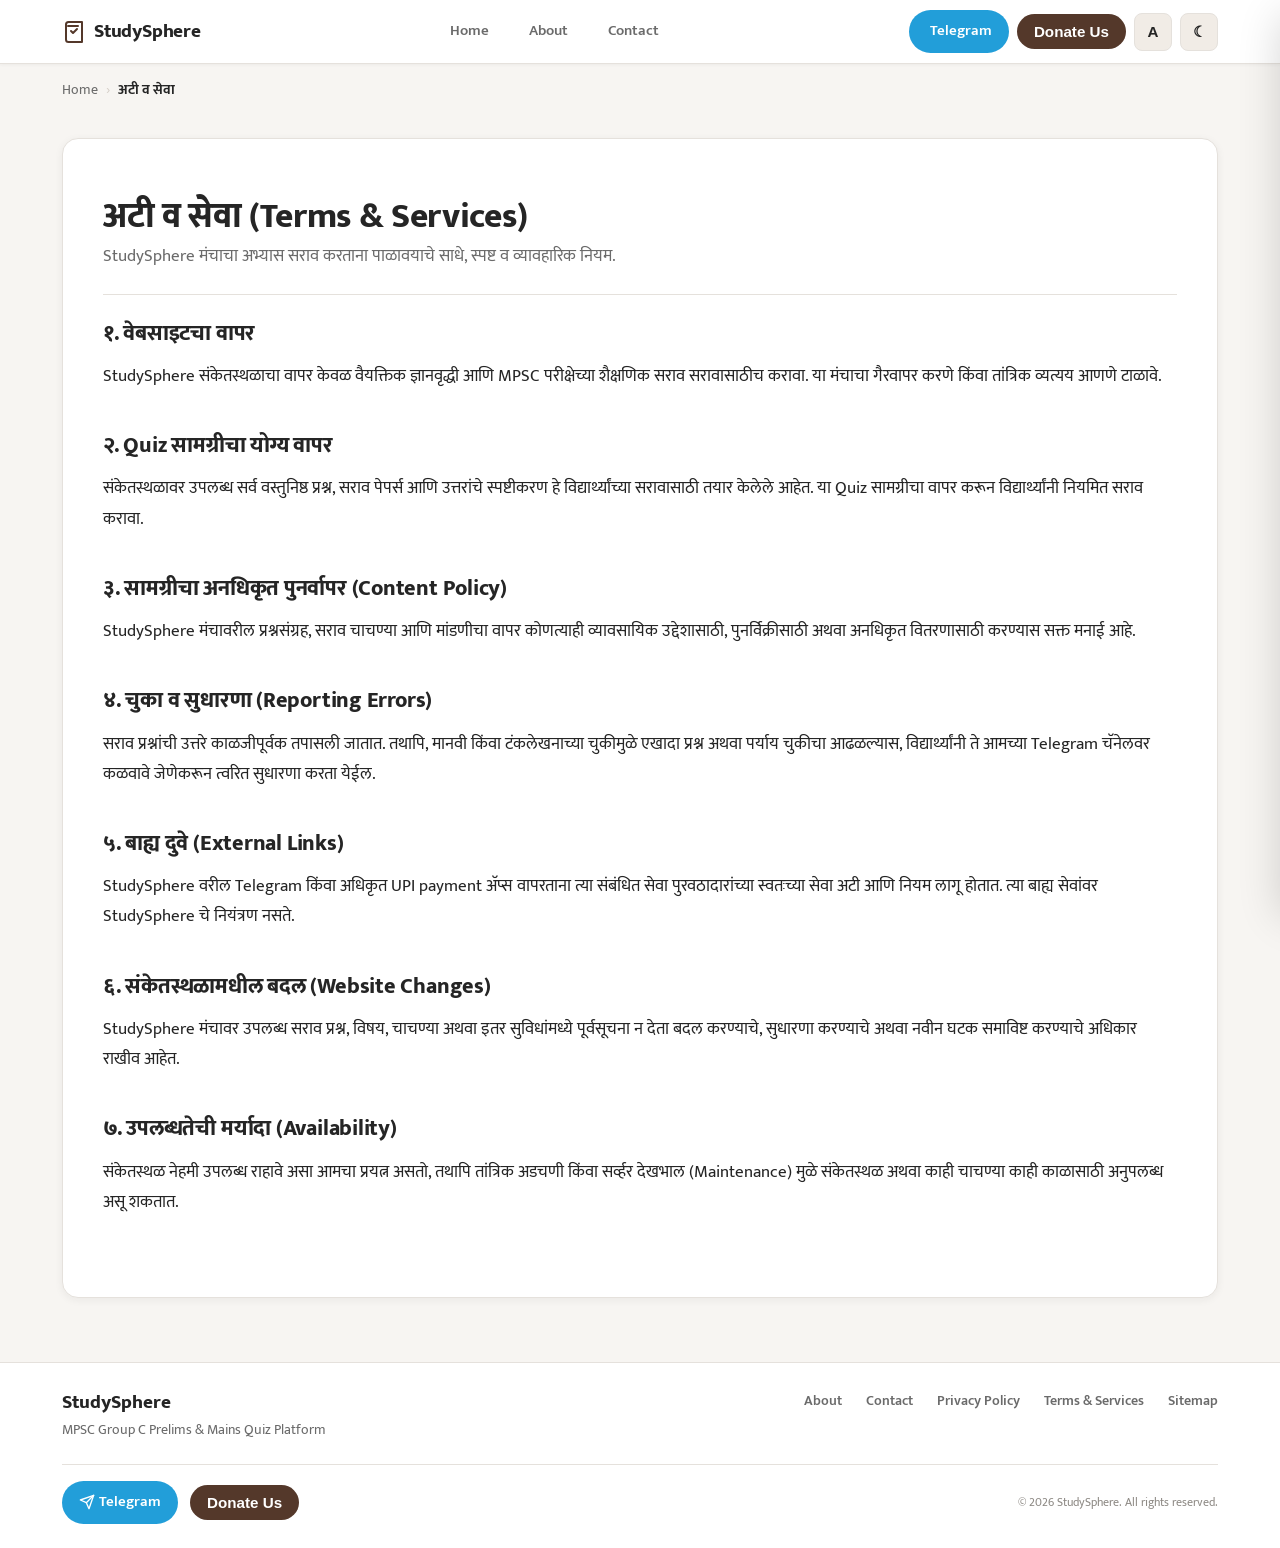
<file: Pages/terms.html>
<!DOCTYPE html>
<html lang="mr-IN" data-theme="light" data-font-size="medium">
<head>
  <meta charset="UTF-8">
  <meta name="viewport" content="width=device-width, initial-scale=1.0, maximum-scale=5.0">
  <title>StudySphere — अटी व सेवा</title>

  <!-- Google Fonts: Mukta for Marathi (Devanagari) & Latin Glyphs -->
  <link rel="preconnect" href="https://fonts.googleapis.com">
  <link rel="preconnect" href="https://fonts.gstatic.com" crossorigin>
  <link href="https://fonts.googleapis.com/css2?family=Mukta:wght@300;400;500;600;700;800&display=swap" rel="stylesheet">

  <!-- Core Shared Stylesheets -->
  <link rel="stylesheet" href="../assets/css/style.css">
  <link rel="stylesheet" href="../assets/css/pages.css">

  <!-- Zero-Flicker Initialization for Theme & Font Size Tokens -->
  <script>
    (function () {
      try {
        var savedTheme = localStorage.getItem('studysphere_theme') || (window.matchMedia('(prefers-color-scheme: dark)').matches ? 'dark' : 'light');
        document.documentElement.setAttribute('data-theme', savedTheme);
        var savedSize = localStorage.getItem('studysphere_font_size') || 'medium';
        document.documentElement.setAttribute('data-font-size', savedSize);
      } catch (e) {}
    })();
  </script>
</head>
<body data-page="terms">

  <!-- ==========================================================================
       1. Header: Shared Responsive Layout
       ========================================================================== -->
  <header id="site-header" class="site-header" role="banner">
    <div class="container header-container">
      
      <!-- Brand Logo & Identity -->
      <div class="header-brand-wrap">
        <a href="../index.html" class="brand-link" aria-label="StudySphere Homepage">
          <svg class="brand-icon" viewBox="0 0 24 24" fill="none" stroke="currentColor" stroke-width="2" stroke-linecap="round" stroke-linejoin="round" aria-hidden="true">
            <path d="M4 19.5v-15A2.5 2.5 0 0 1 6.5 2H20v20H6.5a2.5 2.5 0 0 1-2.5-2.5Z"></path>
            <path d="M6 6h10"></path>
            <path d="m9 11 2 2 4-4"></path>
          </svg>
          <span class="brand-name">StudySphere</span>
        </a>
      </div>

      <!-- Desktop Navigation Links -->
      <nav id="site-navigation" class="site-nav" aria-label="Main Navigation">
        <a href="../index.html" class="nav-link">Home</a>
        <a href="about.html" class="nav-link">About</a>
        <a href="contact.html" class="nav-link">Contact</a>
      </nav>

      <!-- Header Action Controls -->
      <div class="header-actions-wrap">
        <!-- Desktop-Only Action Buttons -->
        <a href="https://t.me/MPSCstudysphere" target="_blank" rel="noopener noreferrer" class="btn btn-telegram header-btn-telegram" aria-label="Join our Telegram Channel">
          <svg class="btn-icon-svg" viewBox="0 0 24 24" fill="none" stroke="currentColor" stroke-width="2" stroke-linecap="round" stroke-linejoin="round" aria-hidden="true">
            <path d="m22 2-7 20-4-9-9-4Z"></path>
            <path d="M22 2 11 13"></path>
          </svg>
          <span>Telegram</span>
        </a>
        <button type="button" class="btn btn-donate header-btn-donate" id="donate-btn">Donate Us</button>

        <!-- Compact Controls -->
        <button type="button" class="btn-icon" id="font-size-btn" aria-label="Cycle Font Size" title="Font Size: Medium (click to cycle)">A</button>
        <button type="button" class="btn-icon" id="theme-btn" aria-label="Toggle Dark or Light Mode" title="Toggle Dark or Light Mode">☾</button>
        <button type="button" class="btn-icon mobile-menu-btn" id="mobile-drawer-toggle" aria-label="Open Navigation Menu" title="Open Navigation">☰</button>
      </div>
    </div>
  </header>

  <!-- ==========================================================================
       2. Mobile Navigation Drawer
       ========================================================================== -->
  <div id="drawerOverlay" class="drawer-overlay" aria-hidden="true"></div>
  <aside id="drawerMenu" class="mobile-drawer" role="dialog" aria-label="Mobile Navigation Menu" aria-modal="true" aria-hidden="true">
    <div class="drawer-inner">
      <div class="drawer-header">
        <span class="drawer-title">StudySphere</span>
        <button type="button" class="btn-icon drawer-close-btn" id="mobile-drawer-close" aria-label="Close Navigation Menu">✕</button>
      </div>

      <!-- Quick Navigation Buttons Side-by-Side inside Drawer -->
      <div class="drawer-quick-nav-block">
        <span class="drawer-section-label">त्वरित विभाग</span>
        <div class="drawer-quick-nav-grid">
          <button type="button" class="btn-drawer-quick-nav" data-target="../index.html#prelims-section">पूर्व परीक्षा</button>
          <button type="button" class="btn-drawer-quick-nav" data-target="../index.html#mains-section">मुख्य परीक्षा</button>
          <button type="button" class="btn-drawer-quick-nav" data-target="../index.html#combine-quiz-section">Exam Simulator</button>
        </div>
      </div>

      <!-- Primary Drawer Navigation Links -->
      <nav class="drawer-nav" aria-label="Mobile Navigation Links">
        <a href="../index.html" class="drawer-link">
          <svg class="drawer-link-icon" viewBox="0 0 24 24" fill="none" stroke="currentColor" stroke-width="2" stroke-linecap="round" stroke-linejoin="round" aria-hidden="true">
            <path d="m3 9 9-7 9 7v11a2 2 0 0 1-2 2H5a2 2 0 0 1-2-2z"></path>
            <polyline points="9 22 9 12 15 12 15 22"></polyline>
          </svg>
          <span>Home</span>
        </a>
        <a href="about.html" class="drawer-link">
          <svg class="drawer-link-icon" viewBox="0 0 24 24" fill="none" stroke="currentColor" stroke-width="2" stroke-linecap="round" stroke-linejoin="round" aria-hidden="true">
            <circle cx="12" cy="12" r="10"></circle>
            <path d="M12 16v-4"></path>
            <path d="M12 8h.01"></path>
          </svg>
          <span>About</span>
        </a>
        <a href="contact.html" class="drawer-link">
          <svg class="drawer-link-icon" viewBox="0 0 24 24" fill="none" stroke="currentColor" stroke-width="2" stroke-linecap="round" stroke-linejoin="round" aria-hidden="true">
            <path d="M22 16.92v3a2 2 0 0 1-2.18 2 19.79 19.79 0 0 1-8.63-3.07 19.5 19.5 0 0 1-6-6 19.79 19.79 0 0 1-3.07-8.67A2 2 0 0 1 4.11 2h3a2 2 0 0 1 2 1.72 12.84 12.84 0 0 0 .7 2.81 2 2 0 0 1-.45 2.11L8.09 9.91a16 16 0 0 0 6 6l1.27-1.27a2 2 0 0 1 2.11-.45 12.84 12.84 0 0 0 2.81.7A2 2 0 0 1 22 16.92z"></path>
          </svg>
          <span>Contact</span>
        </a>
      </nav>

      <!-- Drawer Actions -->
      <div class="drawer-actions-block">
        <a href="https://t.me/MPSCstudysphere" target="_blank" rel="noopener noreferrer" class="drawer-action-btn drawer-telegram-btn">
          <svg class="drawer-link-icon" viewBox="0 0 24 24" fill="none" stroke="currentColor" stroke-width="2" stroke-linecap="round" stroke-linejoin="round" aria-hidden="true">
            <path d="m22 2-7 20-4-9-9-4Z"></path>
            <path d="M22 2 11 13"></path>
          </svg>
          <span>Telegram चॅनेल</span>
        </a>

        <button type="button" class="drawer-action-btn drawer-donate-btn" id="drawer-donate-btn">
          <svg class="drawer-link-icon" viewBox="0 0 24 24" fill="none" stroke="currentColor" stroke-width="2" stroke-linecap="round" stroke-linejoin="round" aria-hidden="true">
            <path d="M19 14c1.49-1.46 3-3.21 3-5.5A5.5 5.5 0 0 0 16.5 3c-1.76 0-3 .5-4.5 2-1.5-1.5-2.74-2-4.5-2A5.5 5.5 0 0 0 2 8.5c0 2.3 1.5 4.05 3 5.5l7 7Z"></path>
          </svg>
          <span>Donate Us (मदत करा)</span>
        </button>
      </div>
    </div>
  </aside>

  <!-- ==========================================================================
       3. Main Content Area (Framed Content Box)
       ========================================================================== -->
  <main id="main-content" class="main-content" role="main">
    <div class="container">
      
      <!-- Breadcrumb Navigation -->
      <nav class="breadcrumb-nav" aria-label="Breadcrumb">
        <a href="../index.html">Home</a>
        <span class="breadcrumb-separator">›</span>
        <span class="breadcrumb-current">अटी व सेवा</span>
      </nav>

      <!-- Framed Card Box for Main Content -->
      <div class="page-content-box">
        <header class="page-intro-header">
          <h1 class="page-title">अटी व सेवा (Terms &amp; Services)</h1>
          <p class="page-subtitle">StudySphere मंचाचा अभ्यास सराव करताना पाळावयाचे साधे, स्पष्ट व व्यावहारिक नियम.</p>
        </header>

        <article class="page-prose">
          <h2>१. वेबसाइटचा वापर</h2>
          <p>
            StudySphere संकेतस्थळाचा वापर केवळ वैयक्तिक ज्ञानवृद्धी आणि MPSC परीक्षेच्या शैक्षणिक सराव सरावासाठीच करावा. या मंचाचा गैरवापर करणे किंवा तांत्रिक व्यत्यय आणणे टाळावे.
          </p>

          <h2>२. Quiz सामग्रीचा योग्य वापर</h2>
          <p>
            संकेतस्थळावर उपलब्ध सर्व वस्तुनिष्ठ प्रश्न, सराव पेपर्स आणि उत्तरांचे स्पष्टीकरण हे विद्यार्थ्यांच्या सरावासाठी तयार केलेले आहेत. या Quiz सामग्रीचा वापर करून विद्यार्थ्यांनी नियमित सराव करावा.
          </p>

          <h2>३. सामग्रीचा अनधिकृत पुनर्वापर (Content Policy)</h2>
          <p>
            StudySphere मंचावरील प्रश्नसंग्रह, सराव चाचण्या आणि मांडणीचा वापर कोणत्याही व्यावसायिक उद्देशासाठी, पुनर्विक्रीसाठी अथवा अनधिकृत वितरणासाठी करण्यास सक्त मनाई आहे.
          </p>

          <h2>४. चुका व सुधारणा (Reporting Errors)</h2>
          <p>
            सराव प्रश्नांची उत्तरे काळजीपूर्वक तपासली जातात. तथापि, मानवी किंवा टंकलेखनाच्या चुकीमुळे एखादा प्रश्न अथवा पर्याय चुकीचा आढळल्यास, विद्यार्थ्यांनी ते आमच्या Telegram चॅनेलवर कळवावे जेणेकरून त्वरित सुधारणा करता येईल.
          </p>

          <h2>५. बाह्य दुवे (External Links)</h2>
          <p>
            StudySphere वरील Telegram किंवा अधिकृत UPI payment अ‍ॅप्स वापरताना त्या संबंधित सेवा पुरवठादारांच्या स्वतःच्या सेवा अटी आणि नियम लागू होतात. त्या बाह्य सेवांवर StudySphere चे नियंत्रण नसते.
          </p>

          <h2>६. संकेतस्थळामधील बदल (Website Changes)</h2>
          <p>
            StudySphere मंचावर उपलब्ध सराव प्रश्न, विषय, चाचण्या अथवा इतर सुविधांमध्ये पूर्वसूचना न देता बदल करण्याचे, सुधारणा करण्याचे अथवा नवीन घटक समाविष्ट करण्याचे अधिकार राखीव आहेत.
          </p>

          <h2>७. उपलब्धतेची मर्यादा (Availability)</h2>
          <p>
            संकेतस्थळ नेहमी उपलब्ध राहावे असा आमचा प्रयत्न असतो, तथापि तांत्रिक अडचणी किंवा सर्व्हर देखभाल (Maintenance) मुळे संकेतस्थळ अथवा काही चाचण्या काही काळासाठी अनुपलब्ध असू शकतात.
          </p>
        </article>
      </div>

    </div>
  </main>

  <!-- ==========================================================================
       4. Footer: Responsive Symmetrical Layout
       ========================================================================== -->
  <footer id="site-footer" class="site-footer" role="contentinfo">
    <div class="container footer-container">
      <div class="footer-top">
        <div class="footer-brand">
          <span class="footer-title">StudySphere</span>
          <p class="footer-desc">MPSC Group C Prelims &amp; Mains Quiz Platform</p>
        </div>
        <nav class="footer-nav" aria-label="Footer Quick Links">
          <a href="about.html">About</a>
          <a href="contact.html">Contact</a>
          <a href="privacy-policy.html">Privacy Policy</a>
          <a href="terms.html">Terms &amp; Services</a>
          <a href="sitemap.html">Sitemap</a>
        </nav>
      </div>
      <div class="footer-bottom">
        <div class="footer-actions">
          <a href="https://t.me/MPSCstudysphere" target="_blank" rel="noopener noreferrer" class="btn btn-telegram footer-telegram-btn" aria-label="Telegram Channel">
            <svg class="btn-icon-svg" viewBox="0 0 24 24" fill="none" stroke="currentColor" stroke-width="2" stroke-linecap="round" stroke-linejoin="round" aria-hidden="true" style="width: 16px; height: 16px;">
              <path d="m22 2-7 20-4-9-9-4Z"></path>
              <path d="M22 2 11 13"></path>
            </svg>
            <span>Telegram</span>
          </a>
          <button type="button" class="btn btn-donate" id="footer-donate-btn">Donate Us</button>
        </div>
        <p class="footer-copyright">&copy; 2026 StudySphere. All rights reserved.</p>
      </div>
    </div>
  </footer>

  <!-- ==========================================================================
       5. Donation Modal
       ========================================================================== -->
  <div id="donationModal" class="modal-backdrop" role="dialog" aria-modal="true" aria-labelledby="donationModalTitle" aria-hidden="true">
    <div class="modal-dialog">
      <div class="modal-header">
        <h3 id="donationModalTitle" class="modal-title">Support StudySphere</h3>
        <button type="button" class="modal-close-btn" id="modalCloseBtn" aria-label="Close Donation Dialog">✕</button>
      </div>
      <div class="modal-body">
        <p class="modal-desc">
          StudySphere हे MPSC विद्यार्थ्यांसाठी विनामूल्य शैक्षणिक सराव मंच आहे. आपले सहकार्य हे व्यासपीठ चालू ठेवण्यासाठी मदत करते.
        </p>

        <!-- Mobile Donation View -->
        <div id="donateMobileView">
          <div class="donate-presets">
            <button type="button" class="btn-preset active" data-amount="50">₹50</button>
            <button type="button" class="btn-preset" data-amount="100">₹100</button>
            <button type="button" class="btn-preset" data-amount="200">₹200</button>
          </div>
          <div class="donate-input-group">
            <label for="customAmountInput" class="donate-label">Custom Amount</label>
            <div class="donate-input-wrap">
              <span class="currency-symbol">₹</span>
              <input type="number" id="customAmountInput" class="donate-input" placeholder="रक्कम टाका" min="1" step="1">
            </div>
            <p id="donateErrorMsg" class="donate-error-msg" role="alert">कृपया योग्य रक्कम प्रविष्ट करा.</p>
          </div>
          <button type="button" class="btn-pay-now" id="payNowBtn">Pay Now</button>
        </div>

        <!-- Desktop Donation View -->
        <div id="donateDesktopView" style="display: none;">
          <div class="qr-container">
            <div class="demo-qr-box" aria-label="Demo QR Code Area">
              <svg viewBox="0 0 24 24" fill="none" stroke="currentColor" stroke-width="1.5" stroke-linecap="round" stroke-linejoin="round">
                <rect width="6" height="6" x="3" y="3" rx="1"></rect>
                <rect width="6" height="6" x="15" y="3" rx="1"></rect>
                <rect width="6" height="6" x="3" y="15" rx="1"></rect>
                <path d="M15 15h2v2h-2z"></path>
                <path d="M19 15v4h-4"></path>
                <path d="M15 19v2h4"></path>
              </svg>
              <span class="qr-caption">Demo Payment QR</span>
            </div>
            <p class="section-subheading">Scan QR and Donate</p>
          </div>
        </div>

      </div>
    </div>
  </div>

  <!-- ==========================================================================
       6. Thank You Appreciation Modal
       ========================================================================== -->
  <div id="thankYouModal" class="modal-backdrop" role="dialog" aria-modal="true" aria-labelledby="thankYouTitle" aria-hidden="true">
    <div class="modal-dialog">
      <div class="modal-header">
        <h3 id="thankYouTitle" class="modal-title">Thank You</h3>
        <button type="button" class="modal-close-btn" id="thankYouCloseBtn" aria-label="Close Appreciation Dialog">✕</button>
      </div>
      <div class="modal-body thankyou-box">
        <div class="thankyou-icon" aria-hidden="true">✓</div>
        <p class="modal-title" style="margin-bottom: 8px;">आपल्या सहकार्याबद्दल धन्यवाद</p>
        <p class="modal-desc">
          StudySphere ला भेट दिल्याबद्दल धन्यवाद. आपले सहकार्य विद्यार्थ्यांना दर्जेदार सराव साहित्य विनामूल्य पुरवण्यासाठी मोलाचे आहे.
        </p>
      </div>
    </div>
  </div>

  <!-- Core Scripts -->
  <script src="../assets/js/main.js"></script>
</body>
</html>
</file>
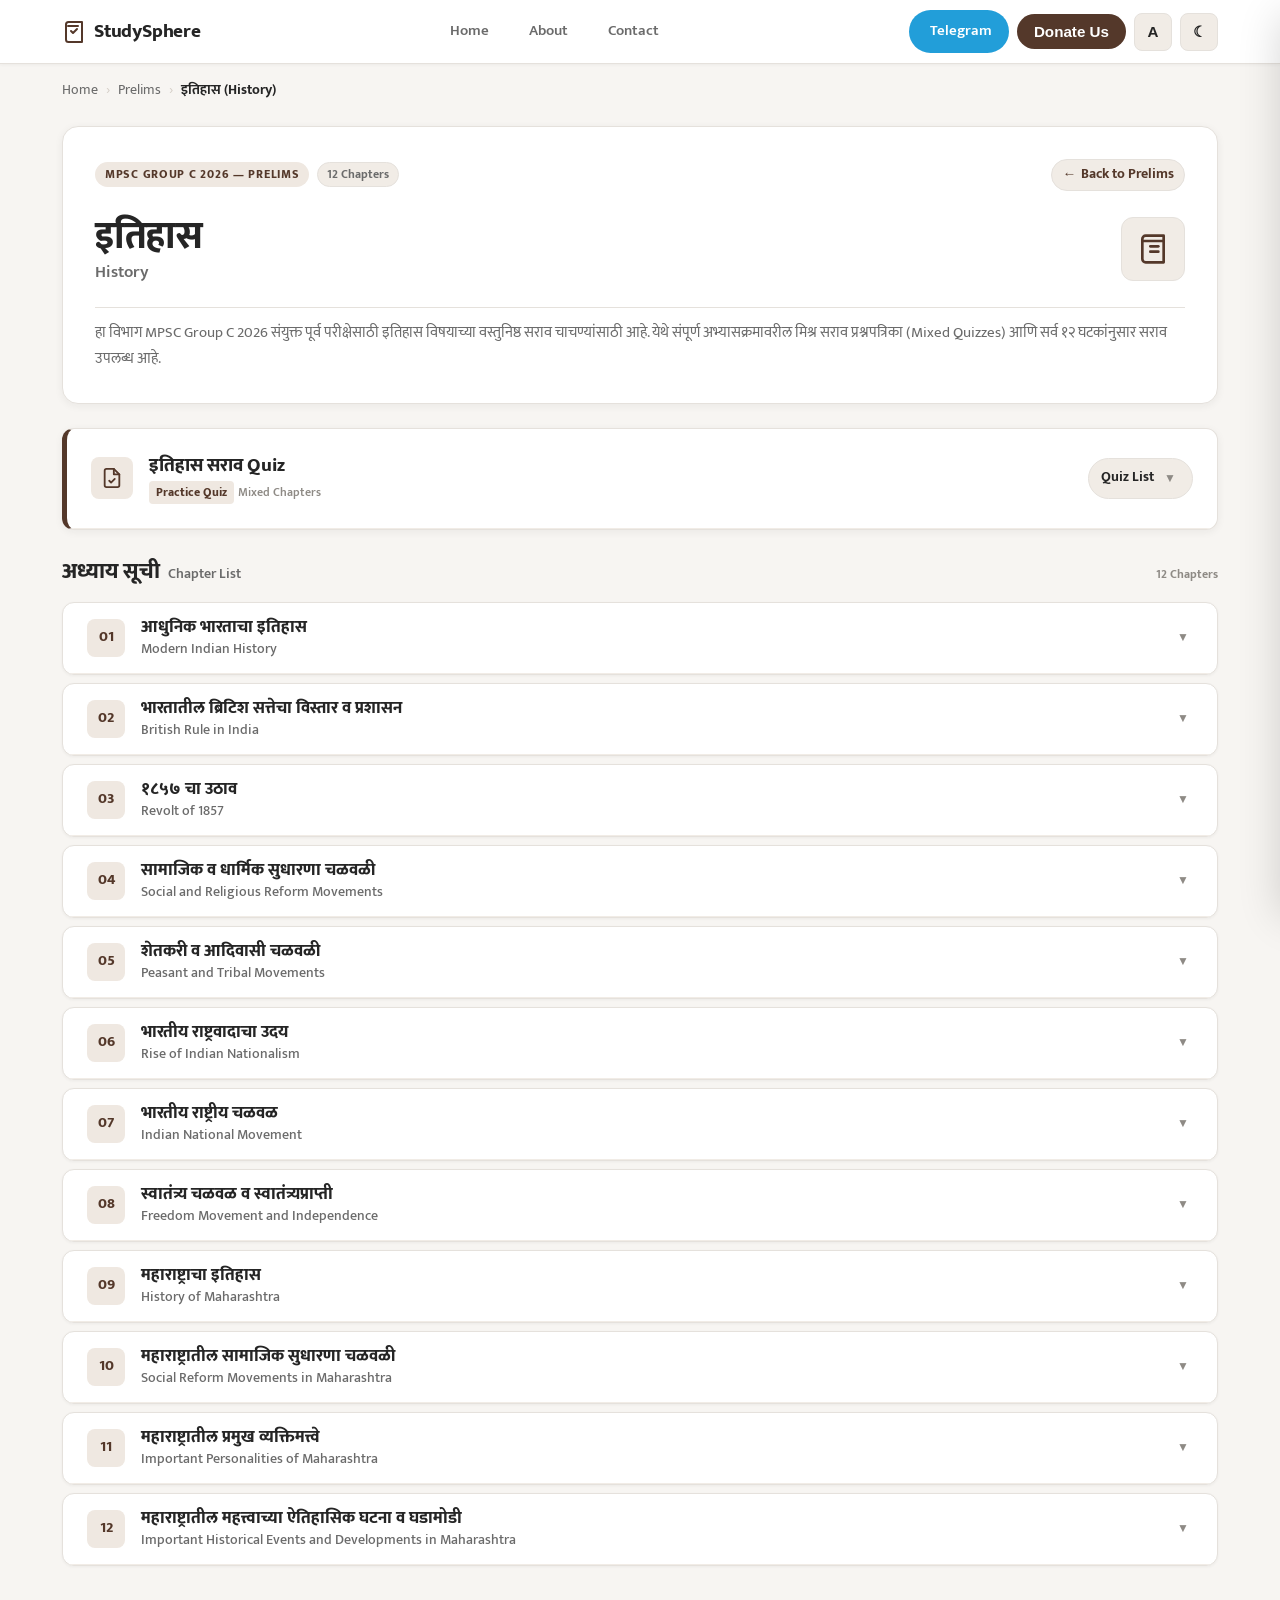
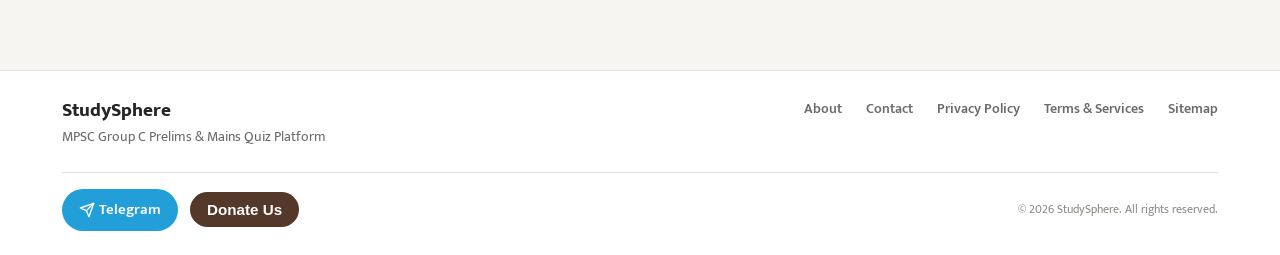
<file: subjects/prelims/history.html>
<!DOCTYPE html>
<html lang="mr-IN" data-theme="light" data-font-size="medium">
<head>
  <meta charset="UTF-8">
  <meta name="viewport" content="width=device-width, initial-scale=1.0, maximum-scale=5.0">
  <title>StudySphere — इतिहास (History) — Prelims</title>

  <!-- Google Fonts: Mukta for Marathi (Devanagari) & Latin Glyphs -->
  <link rel="preconnect" href="https://fonts.googleapis.com">
  <link rel="preconnect" href="https://fonts.gstatic.com" crossorigin>
  <link href="https://fonts.googleapis.com/css2?family=Mukta:wght@300;400;500;600;700;800&display=swap" rel="stylesheet">

  <!-- Core Shared Stylesheets (2 levels up from subjects/prelims/) -->
  <link rel="stylesheet" href="../../assets/css/style.css">
  <link rel="stylesheet" href="../../assets/css/pages.css">

  <!-- Zero-Flicker Initialization for Theme & Font Size Tokens -->
  <script>
    (function () {
      try {
        var savedTheme = localStorage.getItem('studysphere_theme') || (window.matchMedia('(prefers-color-scheme: dark)').matches ? 'dark' : 'light');
        document.documentElement.setAttribute('data-theme', savedTheme);
        var savedSize = localStorage.getItem('studysphere_font_size') || 'medium';
        document.documentElement.setAttribute('data-font-size', savedSize);
      } catch (e) {}
    })();
  </script>
</head>
<body data-page="subject" data-section="prelims" data-subject="history">

  <!-- ==========================================================================
       Header: Shared Master Responsive Header
       ========================================================================== -->
  <header id="site-header" class="site-header" role="banner">
    <div class="container header-container">
      
      <!-- Brand Logo & Identity -->
      <div class="header-brand-wrap">
        <a href="../../index.html" class="brand-link" aria-label="StudySphere Homepage">
          <svg class="brand-icon" viewBox="0 0 24 24" fill="none" stroke="currentColor" stroke-width="2" stroke-linecap="round" stroke-linejoin="round" aria-hidden="true">
            <path d="M4 19.5v-15A2.5 2.5 0 0 1 6.5 2H20v20H6.5a2.5 2.5 0 0 1-2.5-2.5Z"></path>
            <path d="M6 6h10"></path>
            <path d="m9 11 2 2 4-4"></path>
          </svg>
          <span class="brand-name">StudySphere</span>
        </a>
      </div>

      <!-- Desktop Navigation Links -->
      <nav id="site-navigation" class="site-nav" aria-label="Main Navigation">
        <a href="../../index.html" class="nav-link">Home</a>
        <a href="../../pages/about.html" class="nav-link">About</a>
        <a href="../../pages/contact.html" class="nav-link">Contact</a>
      </nav>

      <!-- Header Action Controls -->
      <div class="header-actions-wrap">
        <!-- Desktop-Only Action Buttons -->
        <a href="https://t.me/MPSCstudysphere" target="_blank" rel="noopener noreferrer" class="btn btn-telegram header-btn-telegram" aria-label="Join our Telegram Channel">
          <svg class="btn-icon-svg" viewBox="0 0 24 24" fill="none" stroke="currentColor" stroke-width="2" stroke-linecap="round" stroke-linejoin="round" aria-hidden="true">
            <path d="m22 2-7 20-4-9-9-4Z"></path>
            <path d="M22 2 11 13"></path>
          </svg>
          <span>Telegram</span>
        </a>
        <button type="button" class="btn btn-donate header-btn-donate" id="donate-btn">Donate Us</button>

        <!-- Compact Controls: Visible on both Desktop and Mobile -->
        <button type="button" class="btn-icon" id="font-size-btn" aria-label="Cycle Font Size" title="Font Size: Medium (click to cycle)">A</button>
        <button type="button" class="btn-icon" id="theme-btn" aria-label="Toggle Dark or Light Mode" title="Toggle Dark or Light Mode">☾</button>
        <button type="button" class="btn-icon mobile-menu-btn" id="mobile-drawer-toggle" aria-label="Open Navigation Menu" title="Open Navigation">☰</button>
      </div>
    </div>
  </header>

  <!-- ==========================================================================
       Mobile Navigation Drawer
       ========================================================================== -->
  <div id="drawerOverlay" class="drawer-overlay" aria-hidden="true"></div>
  <aside id="drawerMenu" class="mobile-drawer" role="dialog" aria-label="Mobile Navigation Menu" aria-modal="true" aria-hidden="true">
    <div class="drawer-inner">
      <div class="drawer-header">
        <span class="drawer-title">StudySphere</span>
        <button type="button" class="btn-icon drawer-close-btn" id="mobile-drawer-close" aria-label="Close Navigation Menu">✕</button>
      </div>

      <!-- Primary Drawer Navigation Links -->
      <nav class="drawer-nav" aria-label="Mobile Navigation Links">
        <a href="../../index.html" class="drawer-link">
          <svg class="drawer-link-icon" viewBox="0 0 24 24" fill="none" stroke="currentColor" stroke-width="2" stroke-linecap="round" stroke-linejoin="round" aria-hidden="true">
            <path d="m3 9 9-7 9 7v11a2 2 0 0 1-2 2H5a2 2 0 0 1-2-2z"></path>
            <polyline points="9 22 9 12 15 12 15 22"></polyline>
          </svg>
          <span>Home</span>
        </a>
        <a href="../../pages/about.html" class="drawer-link">
          <svg class="drawer-link-icon" viewBox="0 0 24 24" fill="none" stroke="currentColor" stroke-width="2" stroke-linecap="round" stroke-linejoin="round" aria-hidden="true">
            <circle cx="12" cy="12" r="10"></circle>
            <path d="M12 16v-4"></path>
            <path d="M12 8h.01"></path>
          </svg>
          <span>About</span>
        </a>
        <a href="../../pages/contact.html" class="drawer-link">
          <svg class="drawer-link-icon" viewBox="0 0 24 24" fill="none" stroke="currentColor" stroke-width="2" stroke-linecap="round" stroke-linejoin="round" aria-hidden="true">
            <path d="M22 16.92v3a2 2 0 0 1-2.18 2 19.79 19.79 0 0 1-8.63-3.07 19.5 19.5 0 0 1-6-6 19.79 19.79 0 0 1-3.07-8.67A2 2 0 0 1 4.11 2h3a2 2 0 0 1 2 1.72 12.84 12.84 0 0 0 .7 2.81 2 2 0 0 1-.45 2.11L8.09 9.91a16 16 0 0 0 6 6l1.27-1.27a2 2 0 0 1 2.11-.45 12.84 12.84 0 0 0 2.81.7A2 2 0 0 1 22 16.92z"></path>
          </svg>
          <span>Contact</span>
        </a>
      </nav>

      <!-- Drawer Actions: Telegram & Donate Us -->
      <div class="drawer-actions-block">
        <a href="https://t.me/MPSCstudysphere" target="_blank" rel="noopener noreferrer" class="drawer-action-btn drawer-telegram-btn">
          <svg class="drawer-link-icon" viewBox="0 0 24 24" fill="none" stroke="currentColor" stroke-width="2" stroke-linecap="round" stroke-linejoin="round" aria-hidden="true">
            <path d="m22 2-7 20-4-9-9-4Z"></path>
            <path d="M22 2 11 13"></path>
          </svg>
          <span>Telegram चॅनेल</span>
        </a>

        <button type="button" class="drawer-action-btn drawer-donate-btn" id="drawer-donate-btn">
          <svg class="drawer-link-icon" viewBox="0 0 24 24" fill="none" stroke="currentColor" stroke-width="2" stroke-linecap="round" stroke-linejoin="round" aria-hidden="true">
            <path d="M19 14c1.49-1.46 3-3.21 3-5.5A5.5 5.5 0 0 0 16.5 3c-1.76 0-3 .5-4.5 2-1.5-1.5-2.74-2-4.5-2A5.5 5.5 0 0 0 2 8.5c0 2.3 1.5 4.05 3 5.5l7 7Z"></path>
          </svg>
          <span>Donate Us (मदत करा)</span>
        </button>
      </div>
    </div>
  </aside>

  <!-- ==========================================================================
       Main Subject Content Landmark
       ========================================================================== -->
  <main id="main-content" class="main-content" role="main">
    <div class="container subject-page-container">
      
      <!-- ======================================================================
           Section 1: Breadcrumb + Unified Subject Header Box
           ====================================================================== -->
      <!-- Breadcrumb Navigation -->
      <nav class="breadcrumb-nav" aria-label="Breadcrumb">
        <a href="../../index.html">Home</a>
        <span class="breadcrumb-separator">›</span>
        <a href="../../index.html#prelims-section">Prelims</a>
        <span class="breadcrumb-separator">›</span>
        <span class="breadcrumb-current">इतिहास (History)</span>
      </nav>

      <!-- Main Unified Subject Header Card (Contains all 7 required items) -->
      <header class="subject-header-card">
        <div class="subject-header-top-row">
          <div class="subject-header-meta-group">
            <span class="subject-badge">MPSC Group C 2026 — PRELIMS</span>
            <span class="subject-count-pill">12 Chapters</span>
          </div>
          <a href="../../index.html#prelims-section" class="btn-back-link" aria-label="Back to Prelims Section">
            <span aria-hidden="true">←</span>
            <span>Back to Prelims</span>
          </a>
        </div>

        <div class="subject-header-main-row">
          <div class="subject-header-titles">
            <h1 class="subject-title-mr">इतिहास</h1>
            <span class="subject-title-en">History</span>
          </div>
          <div class="subject-icon-box" aria-hidden="true">
            <!-- Academic History Landmark / Open Archive SVG Icon -->
            <svg viewBox="0 0 24 24" fill="none" stroke="currentColor" stroke-width="2" stroke-linecap="round" stroke-linejoin="round">
              <path d="M4 19.5v-15A2.5 2.5 0 0 1 6.5 2H20v20H6.5a2.5 2.5 0 0 1-2.5-2.5Z"></path>
              <path d="M4 6h16"></path>
              <path d="M10 10h6"></path>
              <path d="M10 14h6"></path>
            </svg>
          </div>
        </div>

        <div class="subject-header-desc-row">
          <p class="subject-header-desc">
            हा विभाग MPSC Group C 2026 संयुक्त पूर्व परीक्षेसाठी इतिहास विषयाच्या वस्तुनिष्ठ सराव चाचण्यांसाठी आहे. येथे संपूर्ण अभ्यासक्रमावरील मिश्र सराव प्रश्नपत्रिका (Mixed Quizzes) आणि सर्व १२ घटकांनुसार सराव उपलब्ध आहे.
          </p>
        </div>
      </header>

      <!-- ======================================================================
           Section 2: Mixed Chapter Quiz (Featured Accordion)
           ====================================================================== -->
      <section class="featured-quiz-section" aria-labelledby="featured-quiz-heading">
        <div class="accordion-item featured-quiz-accordion" id="accordion-mixed-quiz">
          
          <!-- Closed / Header Bar -->
          <div class="accordion-header featured-quiz-header" role="button" tabindex="0" aria-expanded="false" aria-controls="content-mixed-quiz" id="header-mixed-quiz">
            <div class="featured-header-left">
              <div class="featured-icon-wrap" aria-hidden="true">
                <svg viewBox="0 0 24 24" fill="none" stroke="currentColor" stroke-width="2" stroke-linecap="round" stroke-linejoin="round">
                  <path d="M14 2H6a2 2 0 0 0-2 2v16a2 2 0 0 0 2 2h12a2 2 0 0 0 2-2V8z"></path>
                  <polyline points="14 2 14 8 20 8"></polyline>
                  <path d="m9 15 2 2 4-4"></path>
                </svg>
              </div>
              <div class="featured-header-info">
                <h2 id="featured-quiz-heading" class="featured-title-mr">इतिहास सराव Quiz</h2>
                <div class="featured-tag-row">
                  <span class="featured-tag">Practice Quiz</span>
                  <span class="featured-subtag">Mixed Chapters</span>
                </div>
              </div>
            </div>

            <div class="featured-header-right">
              <span class="featured-btn-label">Quiz List</span>
              <span class="accordion-chevron" aria-hidden="true">▼</span>
            </div>
          </div>

          <!-- Collapsible Content Panel -->
          <div class="accordion-panel" id="content-mixed-quiz" role="region" aria-labelledby="header-mixed-quiz">
            <div class="accordion-panel-inner">
              <div class="test-card-list">
                
                <!-- Demo Entry 1 (Links to live runner) -->
                <article class="test-entry-card" data-quiz-id="H-CH01-001">
                  <div class="test-entry-left">
                    <span class="test-pill-number">Test 01</span>
                    <div class="test-entry-info">
                      <h3 class="test-entry-title">History Mixed Practice Test 01</h3>
                      <div class="test-entry-meta">
                        <span class="test-type-badge">Practice Quiz</span>
                        <span class="test-meta-divider">•</span>
                        <span class="test-meta-stats">5 Questions | 5 Marks | Medium | 5 Minutes</span>
                      </div>
                    </div>
                  </div>
                  <div class="test-entry-right">
                    <a href="../../quiz/index.html?quiz=H-CH01-001" class="btn-start-test" aria-label="Start History Mixed Practice Test 01">
                      <span>Start Quiz</span>
                      <span aria-hidden="true">→</span>
                    </a>
                  </div>
                </article>

                <!-- Demo Entry 2 -->
                <article class="test-entry-card" data-quiz-id="hist-mix-02">
                  <div class="test-entry-left">
                    <span class="test-pill-number">Test 02</span>
                    <div class="test-entry-info">
                      <h3 class="test-entry-title">History Mixed Practice Test 02</h3>
                      <div class="test-entry-meta">
                        <span class="test-type-badge">Practice Quiz</span>
                        <span class="test-meta-divider">•</span>
                        <span class="test-meta-stats">20 Questions | 20 Marks | Hard | 15 Minutes</span>
                      </div>
                    </div>
                  </div>
                  <div class="test-entry-right">
                    <a href="../../quiz/index.html?quiz=H-CH01-001" class="btn-start-test" aria-label="Start History Mixed Practice Test 02">
                      <span>Start Quiz</span>
                      <span aria-hidden="true">→</span>
                    </a>
                  </div>
                </article>

              </div>
            </div>
          </div>

        </div>
      </section>

      <!-- ======================================================================
           Section 3: Chapter List (Single Accordion System)
           ====================================================================== -->
      <section class="chapter-accordion-section" aria-labelledby="chapter-list-heading">
        <div class="chapter-section-header">
          <div class="chapter-header-title-wrap">
            <h2 id="chapter-list-heading" class="chapter-main-heading">अध्याय सूची</h2>
            <span class="chapter-sub-heading">Chapter List</span>
          </div>
          <span class="chapter-total-badge">12 Chapters</span>
        </div>

        <div class="chapter-accordion-container" id="chapterAccordionGroup">

          <!-- Chapter 01 (Contains Test 01 linking to live runner) -->
          <div class="accordion-item chapter-accordion-item" id="accordion-ch-01">
            <div class="accordion-header chapter-accordion-header" role="button" tabindex="0" aria-expanded="false" aria-controls="content-ch-01" id="header-ch-01">
              <div class="chapter-header-left">
                <span class="chapter-index">01</span>
                <div class="chapter-title-group">
                  <span class="chapter-title-mr">आधुनिक भारताचा इतिहास</span>
                  <span class="chapter-title-en">Modern Indian History</span>
                </div>
              </div>
              <div class="chapter-header-right">
                <span class="accordion-chevron" aria-hidden="true">▼</span>
              </div>
            </div>
            <div class="accordion-panel" id="content-ch-01" role="region" aria-labelledby="header-ch-01">
              <div class="accordion-panel-inner">
                <div class="test-card-list">
                  <article class="test-entry-card" data-quiz-id="H-CH01-001">
                    <div class="test-entry-left">
                      <span class="test-pill-number">Test 01</span>
                      <div class="test-entry-info">
                        <h3 class="test-entry-title">Modern India — Practice Test 01</h3>
                        <div class="test-entry-meta">
                          <span class="test-type-badge">Practice Quiz</span>
                          <span class="test-meta-divider">•</span>
                          <span class="test-meta-stats">5 Questions | 5 Marks | Medium | 5 Minutes</span>
                        </div>
                      </div>
                    </div>
                    <div class="test-entry-right">
                      <a href="../../quiz/index.html?quiz=H-CH01-001" class="btn-start-test" aria-label="Start Modern India Practice Test 01">
                        <span>Start Quiz</span>
                        <span aria-hidden="true">→</span>
                      </a>
                    </div>
                  </article>

                  <article class="test-entry-card" data-quiz-id="hist-ch01-02">
                    <div class="test-entry-left">
                      <span class="test-pill-number">Test 02</span>
                      <div class="test-entry-info">
                        <h3 class="test-entry-title">Modern India — Practice Test 02</h3>
                        <div class="test-entry-meta">
                          <span class="test-type-badge">Practice Quiz</span>
                          <span class="test-meta-divider">•</span>
                          <span class="test-meta-stats">25 Questions | 25 Marks | Hard | 20 Minutes</span>
                        </div>
                      </div>
                    </div>
                    <div class="test-entry-right">
                      <a href="../../quiz/index.html?quiz=H-CH01-001" class="btn-start-test" aria-label="Start Modern India Practice Test 02">
                        <span>Start Quiz</span>
                        <span aria-hidden="true">→</span>
                      </a>
                    </div>
                  </article>
                </div>
              </div>
            </div>
          </div>

          <!-- Chapter 02 -->
          <div class="accordion-item chapter-accordion-item" id="accordion-ch-02">
            <div class="accordion-header chapter-accordion-header" role="button" tabindex="0" aria-expanded="false" aria-controls="content-ch-02" id="header-ch-02">
              <div class="chapter-header-left">
                <span class="chapter-index">02</span>
                <div class="chapter-title-group">
                  <span class="chapter-title-mr">भारतातील ब्रिटिश सत्तेचा विस्तार व प्रशासन</span>
                  <span class="chapter-title-en">British Rule in India</span>
                </div>
              </div>
              <div class="chapter-header-right">
                <span class="accordion-chevron" aria-hidden="true">▼</span>
              </div>
            </div>
            <div class="accordion-panel" id="content-ch-02" role="region" aria-labelledby="header-ch-02">
              <div class="accordion-panel-inner">
                <div class="test-card-list">
                  <article class="test-entry-card" data-quiz-id="hist-ch02-01">
                    <div class="test-entry-left">
                      <span class="test-pill-number">Test 01</span>
                      <div class="test-entry-info">
                        <h3 class="test-entry-title">British Rule in India — Practice Test 01</h3>
                        <div class="test-entry-meta">
                          <span class="test-type-badge">Practice Quiz</span>
                          <span class="test-meta-divider">•</span>
                          <span class="test-meta-stats">20 Questions | 20 Marks | Medium | 15 Minutes</span>
                        </div>
                      </div>
                    </div>
                    <div class="test-entry-right">
                      <a href="../../quiz/index.html?quiz=H-CH01-001" class="btn-start-test">
                        <span>Start Quiz</span>
                        <span aria-hidden="true">→</span>
                      </a>
                    </div>
                  </article>
                </div>
              </div>
            </div>
          </div>

          <!-- Chapter 03 -->
          <div class="accordion-item chapter-accordion-item" id="accordion-ch-03">
            <div class="accordion-header chapter-accordion-header" role="button" tabindex="0" aria-expanded="false" aria-controls="content-ch-03" id="header-ch-03">
              <div class="chapter-header-left">
                <span class="chapter-index">03</span>
                <div class="chapter-title-group">
                  <span class="chapter-title-mr">१८५७ चा उठाव</span>
                  <span class="chapter-title-en">Revolt of 1857</span>
                </div>
              </div>
              <div class="chapter-header-right">
                <span class="accordion-chevron" aria-hidden="true">▼</span>
              </div>
            </div>
            <div class="accordion-panel" id="content-ch-03" role="region" aria-labelledby="header-ch-03">
              <div class="accordion-panel-inner">
                <div class="test-card-list">
                  <article class="test-entry-card" data-quiz-id="hist-ch03-01">
                    <div class="test-entry-left">
                      <span class="test-pill-number">Test 01</span>
                      <div class="test-entry-info">
                        <h3 class="test-entry-title">Revolt of 1857 — Practice Test 01</h3>
                        <div class="test-entry-meta">
                          <span class="test-type-badge">Practice Quiz</span>
                          <span class="test-meta-divider">•</span>
                          <span class="test-meta-stats">20 Questions | 20 Marks | Medium | 15 Minutes</span>
                        </div>
                      </div>
                    </div>
                    <div class="test-entry-right">
                      <a href="../../quiz/index.html?quiz=H-CH01-001" class="btn-start-test">
                        <span>Start Quiz</span>
                        <span aria-hidden="true">→</span>
                      </a>
                    </div>
                  </article>
                </div>
              </div>
            </div>
          </div>

          <!-- Chapter 04 -->
          <div class="accordion-item chapter-accordion-item" id="accordion-ch-04">
            <div class="accordion-header chapter-accordion-header" role="button" tabindex="0" aria-expanded="false" aria-controls="content-ch-04" id="header-ch-04">
              <div class="chapter-header-left">
                <span class="chapter-index">04</span>
                <div class="chapter-title-group">
                  <span class="chapter-title-mr">सामाजिक व धार्मिक सुधारणा चळवळी</span>
                  <span class="chapter-title-en">Social and Religious Reform Movements</span>
                </div>
              </div>
              <div class="chapter-header-right">
                <span class="accordion-chevron" aria-hidden="true">▼</span>
              </div>
            </div>
            <div class="accordion-panel" id="content-ch-04" role="region" aria-labelledby="header-ch-04">
              <div class="accordion-panel-inner">
                <div class="test-card-list">
                  <article class="test-entry-card" data-quiz-id="hist-ch04-01">
                    <div class="test-entry-left">
                      <span class="test-pill-number">Test 01</span>
                      <div class="test-entry-info">
                        <h3 class="test-entry-title">Social and Religious Reforms — Practice Test 01</h3>
                        <div class="test-entry-meta">
                          <span class="test-type-badge">Practice Quiz</span>
                          <span class="test-meta-divider">•</span>
                          <span class="test-meta-stats">20 Questions | 20 Marks | Medium | 15 Minutes</span>
                        </div>
                      </div>
                    </div>
                    <div class="test-entry-right">
                      <a href="../../quiz/index.html?quiz=H-CH01-001" class="btn-start-test">
                        <span>Start Quiz</span>
                        <span aria-hidden="true">→</span>
                      </a>
                    </div>
                  </article>
                </div>
              </div>
            </div>
          </div>

          <!-- Chapter 05 -->
          <div class="accordion-item chapter-accordion-item" id="accordion-ch-05">
            <div class="accordion-header chapter-accordion-header" role="button" tabindex="0" aria-expanded="false" aria-controls="content-ch-05" id="header-ch-05">
              <div class="chapter-header-left">
                <span class="chapter-index">05</span>
                <div class="chapter-title-group">
                  <span class="chapter-title-mr">शेतकरी व आदिवासी चळवळी</span>
                  <span class="chapter-title-en">Peasant and Tribal Movements</span>
                </div>
              </div>
              <div class="chapter-header-right">
                <span class="accordion-chevron" aria-hidden="true">▼</span>
              </div>
            </div>
            <div class="accordion-panel" id="content-ch-05" role="region" aria-labelledby="header-ch-05">
              <div class="accordion-panel-inner">
                <div class="test-card-list">
                  <article class="test-entry-card" data-quiz-id="hist-ch05-01">
                    <div class="test-entry-left">
                      <span class="test-pill-number">Test 01</span>
                      <div class="test-entry-info">
                        <h3 class="test-entry-title">Peasant and Tribal Movements — Practice Test 01</h3>
                        <div class="test-entry-meta">
                          <span class="test-type-badge">Practice Quiz</span>
                          <span class="test-meta-divider">•</span>
                          <span class="test-meta-stats">20 Questions | 20 Marks | Medium | 15 Minutes</span>
                        </div>
                      </div>
                    </div>
                    <div class="test-entry-right">
                      <a href="../../quiz/index.html?quiz=H-CH01-001" class="btn-start-test">
                        <span>Start Quiz</span>
                        <span aria-hidden="true">→</span>
                      </a>
                    </div>
                  </article>
                </div>
              </div>
            </div>
          </div>

          <!-- Chapter 06 -->
          <div class="accordion-item chapter-accordion-item" id="accordion-ch-06">
            <div class="accordion-header chapter-accordion-header" role="button" tabindex="0" aria-expanded="false" aria-controls="content-ch-06" id="header-ch-06">
              <div class="chapter-header-left">
                <span class="chapter-index">06</span>
                <div class="chapter-title-group">
                  <span class="chapter-title-mr">भारतीय राष्ट्रवादाचा उदय</span>
                  <span class="chapter-title-en">Rise of Indian Nationalism</span>
                </div>
              </div>
              <div class="chapter-header-right">
                <span class="accordion-chevron" aria-hidden="true">▼</span>
              </div>
            </div>
            <div class="accordion-panel" id="content-ch-06" role="region" aria-labelledby="header-ch-06">
              <div class="accordion-panel-inner">
                <div class="test-card-list">
                  <article class="test-entry-card" data-quiz-id="hist-ch06-01">
                    <div class="test-entry-left">
                      <span class="test-pill-number">Test 01</span>
                      <div class="test-entry-info">
                        <h3 class="test-entry-title">Rise of Indian Nationalism — Practice Test 01</h3>
                        <div class="test-entry-meta">
                          <span class="test-type-badge">Practice Quiz</span>
                          <span class="test-meta-divider">•</span>
                          <span class="test-meta-stats">20 Questions | 20 Marks | Medium | 15 Minutes</span>
                        </div>
                      </div>
                    </div>
                    <div class="test-entry-right">
                      <a href="../../quiz/index.html?quiz=H-CH01-001" class="btn-start-test">
                        <span>Start Quiz</span>
                        <span aria-hidden="true">→</span>
                      </a>
                    </div>
                  </article>
                </div>
              </div>
            </div>
          </div>

          <!-- Chapter 07 -->
          <div class="accordion-item chapter-accordion-item" id="accordion-ch-07">
            <div class="accordion-header chapter-accordion-header" role="button" tabindex="0" aria-expanded="false" aria-controls="content-ch-07" id="header-ch-07">
              <div class="chapter-header-left">
                <span class="chapter-index">07</span>
                <div class="chapter-title-group">
                  <span class="chapter-title-mr">भारतीय राष्ट्रीय चळवळ</span>
                  <span class="chapter-title-en">Indian National Movement</span>
                </div>
              </div>
              <div class="chapter-header-right">
                <span class="accordion-chevron" aria-hidden="true">▼</span>
              </div>
            </div>
            <div class="accordion-panel" id="content-ch-07" role="region" aria-labelledby="header-ch-07">
              <div class="accordion-panel-inner">
                <div class="test-card-list">
                  <article class="test-entry-card" data-quiz-id="hist-ch07-01">
                    <div class="test-entry-left">
                      <span class="test-pill-number">Test 01</span>
                      <div class="test-entry-info">
                        <h3 class="test-entry-title">Indian National Movement — Practice Test 01</h3>
                        <div class="test-entry-meta">
                          <span class="test-type-badge">Practice Quiz</span>
                          <span class="test-meta-divider">•</span>
                          <span class="test-meta-stats">20 Questions | 20 Marks | Medium | 15 Minutes</span>
                        </div>
                      </div>
                    </div>
                    <div class="test-entry-right">
                      <a href="../../quiz/index.html?quiz=H-CH01-001" class="btn-start-test">
                        <span>Start Quiz</span>
                        <span aria-hidden="true">→</span>
                      </a>
                    </div>
                  </article>
                </div>
              </div>
            </div>
          </div>

          <!-- Chapter 08 -->
          <div class="accordion-item chapter-accordion-item" id="accordion-ch-08">
            <div class="accordion-header chapter-accordion-header" role="button" tabindex="0" aria-expanded="false" aria-controls="content-ch-08" id="header-ch-08">
              <div class="chapter-header-left">
                <span class="chapter-index">08</span>
                <div class="chapter-title-group">
                  <span class="chapter-title-mr">स्वातंत्र्य चळवळ व स्वातंत्र्यप्राप्ती</span>
                  <span class="chapter-title-en">Freedom Movement and Independence</span>
                </div>
              </div>
              <div class="chapter-header-right">
                <span class="accordion-chevron" aria-hidden="true">▼</span>
              </div>
            </div>
            <div class="accordion-panel" id="content-ch-08" role="region" aria-labelledby="header-ch-08">
              <div class="accordion-panel-inner">
                <div class="test-card-list">
                  <article class="test-entry-card" data-quiz-id="hist-ch08-01">
                    <div class="test-entry-left">
                      <span class="test-pill-number">Test 01</span>
                      <div class="test-entry-info">
                        <h3 class="test-entry-title">Freedom Movement — Practice Test 01</h3>
                        <div class="test-entry-meta">
                          <span class="test-type-badge">Practice Quiz</span>
                          <span class="test-meta-divider">•</span>
                          <span class="test-meta-stats">20 Questions | 20 Marks | Medium | 15 Minutes</span>
                        </div>
                      </div>
                    </div>
                    <div class="test-entry-right">
                      <a href="../../quiz/index.html?quiz=H-CH01-001" class="btn-start-test">
                        <span>Start Quiz</span>
                        <span aria-hidden="true">→</span>
                      </a>
                    </div>
                  </article>
                </div>
              </div>
            </div>
          </div>

          <!-- Chapter 09 -->
          <div class="accordion-item chapter-accordion-item" id="accordion-ch-09">
            <div class="accordion-header chapter-accordion-header" role="button" tabindex="0" aria-expanded="false" aria-controls="content-ch-09" id="header-ch-09">
              <div class="chapter-header-left">
                <span class="chapter-index">09</span>
                <div class="chapter-title-group">
                  <span class="chapter-title-mr">महाराष्ट्राचा इतिहास</span>
                  <span class="chapter-title-en">History of Maharashtra</span>
                </div>
              </div>
              <div class="chapter-header-right">
                <span class="accordion-chevron" aria-hidden="true">▼</span>
              </div>
            </div>
            <div class="accordion-panel" id="content-ch-09" role="region" aria-labelledby="header-ch-09">
              <div class="accordion-panel-inner">
                <div class="test-card-list">
                  <article class="test-entry-card" data-quiz-id="hist-ch09-01">
                    <div class="test-entry-left">
                      <span class="test-pill-number">Test 01</span>
                      <div class="test-entry-info">
                        <h3 class="test-entry-title">History of Maharashtra — Practice Test 01</h3>
                        <div class="test-entry-meta">
                          <span class="test-type-badge">Practice Quiz</span>
                          <span class="test-meta-divider">•</span>
                          <span class="test-meta-stats">20 Questions | 20 Marks | Medium | 15 Minutes</span>
                        </div>
                      </div>
                    </div>
                    <div class="test-entry-right">
                      <a href="../../quiz/index.html?quiz=H-CH01-001" class="btn-start-test">
                        <span>Start Quiz</span>
                        <span aria-hidden="true">→</span>
                      </a>
                    </div>
                  </article>
                </div>
              </div>
            </div>
          </div>

          <!-- Chapter 10 -->
          <div class="accordion-item chapter-accordion-item" id="accordion-ch-10">
            <div class="accordion-header chapter-accordion-header" role="button" tabindex="0" aria-expanded="false" aria-controls="content-ch-10" id="header-ch-10">
              <div class="chapter-header-left">
                <span class="chapter-index">10</span>
                <div class="chapter-title-group">
                  <span class="chapter-title-mr">महाराष्ट्रातील सामाजिक सुधारणा चळवळी</span>
                  <span class="chapter-title-en">Social Reform Movements in Maharashtra</span>
                </div>
              </div>
              <div class="chapter-header-right">
                <span class="accordion-chevron" aria-hidden="true">▼</span>
              </div>
            </div>
            <div class="accordion-panel" id="content-ch-10" role="region" aria-labelledby="header-ch-10">
              <div class="accordion-panel-inner">
                <div class="test-card-list">
                  <article class="test-entry-card" data-quiz-id="hist-ch10-01">
                    <div class="test-entry-left">
                      <span class="test-pill-number">Test 01</span>
                      <div class="test-entry-info">
                        <h3 class="test-entry-title">Maharashtra Social Reforms — Practice Test 01</h3>
                        <div class="test-entry-meta">
                          <span class="test-type-badge">Practice Quiz</span>
                          <span class="test-meta-divider">•</span>
                          <span class="test-meta-stats">20 Questions | 20 Marks | Medium | 15 Minutes</span>
                        </div>
                      </div>
                    </div>
                    <div class="test-entry-right">
                      <a href="../../quiz/index.html?quiz=H-CH01-001" class="btn-start-test">
                        <span>Start Quiz</span>
                        <span aria-hidden="true">→</span>
                      </a>
                    </div>
                  </article>
                </div>
              </div>
            </div>
          </div>

          <!-- Chapter 11 -->
          <div class="accordion-item chapter-accordion-item" id="accordion-ch-11">
            <div class="accordion-header chapter-accordion-header" role="button" tabindex="0" aria-expanded="false" aria-controls="content-ch-11" id="header-ch-11">
              <div class="chapter-header-left">
                <span class="chapter-index">11</span>
                <div class="chapter-title-group">
                  <span class="chapter-title-mr">महाराष्ट्रातील प्रमुख व्यक्तिमत्त्वे</span>
                  <span class="chapter-title-en">Important Personalities of Maharashtra</span>
                </div>
              </div>
              <div class="chapter-header-right">
                <span class="accordion-chevron" aria-hidden="true">▼</span>
              </div>
            </div>
            <div class="accordion-panel" id="content-ch-11" role="region" aria-labelledby="header-ch-11">
              <div class="accordion-panel-inner">
                <div class="test-card-list">
                  <article class="test-entry-card" data-quiz-id="hist-ch11-01">
                    <div class="test-entry-left">
                      <span class="test-pill-number">Test 01</span>
                      <div class="test-entry-info">
                        <h3 class="test-entry-title">Personalities of Maharashtra — Practice Test 01</h3>
                        <div class="test-entry-meta">
                          <span class="test-type-badge">Practice Quiz</span>
                          <span class="test-meta-divider">•</span>
                          <span class="test-meta-stats">20 Questions | 20 Marks | Medium | 15 Minutes</span>
                        </div>
                      </div>
                    </div>
                    <div class="test-entry-right">
                      <a href="../../quiz/index.html?quiz=H-CH01-001" class="btn-start-test">
                        <span>Start Quiz</span>
                        <span aria-hidden="true">→</span>
                      </a>
                    </div>
                  </article>
                </div>
              </div>
            </div>
          </div>

          <!-- Chapter 12 -->
          <div class="accordion-item chapter-accordion-item" id="accordion-ch-12">
            <div class="accordion-header chapter-accordion-header" role="button" tabindex="0" aria-expanded="false" aria-controls="content-ch-12" id="header-ch-12">
              <div class="chapter-header-left">
                <span class="chapter-index">12</span>
                <div class="chapter-title-group">
                  <span class="chapter-title-mr">महाराष्ट्रातील महत्त्वाच्या ऐतिहासिक घटना व घडामोडी</span>
                  <span class="chapter-title-en">Important Historical Events and Developments in Maharashtra</span>
                </div>
              </div>
              <div class="chapter-header-right">
                <span class="accordion-chevron" aria-hidden="true">▼</span>
              </div>
            </div>
            <div class="accordion-panel" id="content-ch-12" role="region" aria-labelledby="header-ch-12">
              <div class="accordion-panel-inner">
                <div class="test-card-list">
                  <article class="test-entry-card" data-quiz-id="hist-ch12-01">
                    <div class="test-entry-left">
                      <span class="test-pill-number">Test 01</span>
                      <div class="test-entry-info">
                        <h3 class="test-entry-title">Historical Events in Maharashtra — Practice Test 01</h3>
                        <div class="test-entry-meta">
                          <span class="test-type-badge">Practice Quiz</span>
                          <span class="test-meta-divider">•</span>
                          <span class="test-meta-stats">20 Questions | 20 Marks | Medium | 15 Minutes</span>
                        </div>
                      </div>
                    </div>
                    <div class="test-entry-right">
                      <a href="../../quiz/index.html?quiz=H-CH01-001" class="btn-start-test">
                        <span>Start Quiz</span>
                        <span aria-hidden="true">→</span>
                      </a>
                    </div>
                  </article>
                </div>
              </div>
            </div>
          </div>

        </div>
      </section>

    </div>
  </main>

  <!-- ==========================================================================
       Footer: Shared Responsive Layout
       ========================================================================== -->
  <footer id="site-footer" class="site-footer" role="contentinfo">
    <div class="container footer-container">
      <div class="footer-top">
        <div class="footer-brand">
          <span class="footer-title">StudySphere</span>
          <p class="footer-desc">MPSC Group C Prelims &amp; Mains Quiz Platform</p>
        </div>
        <nav class="footer-nav" aria-label="Footer Quick Links">
          <a href="../../pages/about.html">About</a>
          <a href="../../pages/contact.html">Contact</a>
          <a href="../../pages/privacy-policy.html">Privacy Policy</a>
          <a href="../../pages/terms.html">Terms &amp; Services</a>
          <a href="../../pages/sitemap.html">Sitemap</a>
        </nav>
      </div>
      <div class="footer-bottom">
        <div class="footer-actions">
          <a href="https://t.me/MPSCstudysphere" target="_blank" rel="noopener noreferrer" class="btn btn-telegram footer-telegram-btn" aria-label="Telegram Channel">
            <svg class="btn-icon-svg" viewBox="0 0 24 24" fill="none" stroke="currentColor" stroke-width="2" stroke-linecap="round" stroke-linejoin="round" aria-hidden="true" style="width: 16px; height: 16px;">
              <path d="m22 2-7 20-4-9-9-4Z"></path>
              <path d="M22 2 11 13"></path>
            </svg>
            <span>Telegram</span>
          </a>
          <button type="button" class="btn btn-donate" id="footer-donate-btn">Donate Us</button>
        </div>
        <p class="footer-copyright">&copy; 2026 StudySphere. All rights reserved.</p>
      </div>
    </div>
  </footer>

  <!-- ==========================================================================
       Donation Modal
       ========================================================================== -->
  <div id="donationModal" class="modal-backdrop" role="dialog" aria-modal="true" aria-labelledby="donationModalTitle" aria-hidden="true">
    <div class="modal-dialog">
      <div class="modal-header">
        <h3 id="donationModalTitle" class="modal-title">Support StudySphere</h3>
        <button type="button" class="modal-close-btn" id="modalCloseBtn" aria-label="Close Donation Dialog">✕</button>
      </div>
      <div class="modal-body">
        <p class="modal-desc">
          StudySphere हे MPSC विद्यार्थ्यांसाठी विनामूल्य शैक्षणिक सराव मंच आहे. आपले सहकार्य हे व्यासपीठ चालू ठेवण्यासाठी मदत करते.
        </p>

        <!-- Mobile Donation View -->
        <div id="donateMobileView">
          <div class="donate-presets">
            <button type="button" class="btn-preset active" data-amount="50">₹50</button>
            <button type="button" class="btn-preset" data-amount="100">₹100</button>
            <button type="button" class="btn-preset" data-amount="200">₹200</button>
          </div>
          <div class="donate-input-group">
            <label for="customAmountInput" class="donate-label">Custom Amount</label>
            <div class="donate-input-wrap">
              <span class="currency-symbol">₹</span>
              <input type="number" id="customAmountInput" class="donate-input" placeholder="रक्कम टाका" min="1" step="1">
            </div>
            <p id="donateErrorMsg" class="donate-error-msg" role="alert">कृपया योग्य रक्कम प्रविष्ट करा.</p>
          </div>
          <button type="button" class="btn-pay-now" id="payNowBtn">Pay Now</button>
        </div>

        <!-- Desktop Donation View -->
        <div id="donateDesktopView" style="display: none;">
          <div class="qr-container">
            <div class="demo-qr-box" aria-label="Demo QR Code Area">
              <svg viewBox="0 0 24 24" fill="none" stroke="currentColor" stroke-width="1.5" stroke-linecap="round" stroke-linejoin="round">
                <rect width="6" height="6" x="3" y="3" rx="1"></rect>
                <rect width="6" height="6" x="15" y="3" rx="1"></rect>
                <rect width="6" height="6" x="3" y="15" rx="1"></rect>
                <path d="M15 15h2v2h-2z"></path>
                <path d="M19 15v4h-4"></path>
                <path d="M15 19v2h4"></path>
              </svg>
              <span class="qr-caption">Demo Payment QR</span>
            </div>
            <p class="section-subheading">Scan QR and Donate</p>
          </div>
        </div>

      </div>
    </div>
  </div>

  <!-- ==========================================================================
       Thank You Appreciation Modal
       ========================================================================== -->
  <div id="thankYouModal" class="modal-backdrop" role="dialog" aria-modal="true" aria-labelledby="thankYouTitle" aria-hidden="true">
    <div class="modal-dialog">
      <div class="modal-header">
        <h3 id="thankYouTitle" class="modal-title">Thank You</h3>
        <button type="button" class="modal-close-btn" id="thankYouCloseBtn" aria-label="Close Appreciation Dialog">✕</button>
      </div>
      <div class="modal-body thankyou-box">
        <div class="thankyou-icon" aria-hidden="true">✓</div>
        <p class="modal-title" style="margin-bottom: 8px;">आपल्या सहकार्याबद्दल धन्यवाद</p>
        <p class="modal-desc">
          StudySphere ला भेट दिल्याबद्दल धन्यवाद. आपले सहकार्य विद्यार्थ्यांना दर्जेदार सराव साहित्य विनामूल्य पुरवण्यासाठी मोलाचे आहे.
        </p>
      </div>
    </div>
  </div>

  <!-- Core Main Script -->
  <script src="../../assets/js/main.js"></script>

  <!-- ==========================================================================
       Unified Single-Accordion Controller
       ========================================================================== -->
  <script>
    (function () {
      'use strict';

      function initSubjectAccordionSystem() {
        var allAccordionItems = document.querySelectorAll('.accordion-item');

        allAccordionItems.forEach(function (item) {
          var header = item.querySelector('.accordion-header');
          if (!header) return;

          function handleToggle(e) {
            if (e.type === 'keydown' && e.key !== 'Enter' && e.key !== ' ') {
              return;
            }
            if (e.preventDefault) e.preventDefault();

            var isCurrentlyOpen = item.classList.contains('is-open');

            allAccordionItems.forEach(function (otherItem) {
              if (otherItem !== item) {
                otherItem.classList.remove('is-open');
                var otherHeader = otherItem.querySelector('.accordion-header');
                if (otherHeader) {
                  otherHeader.setAttribute('aria-expanded', 'false');
                }
              }
            });

            if (isCurrentlyOpen) {
              item.classList.remove('is-open');
              header.setAttribute('aria-expanded', 'false');
            } else {
              item.classList.add('is-open');
              header.setAttribute('aria-expanded', 'true');
            }
          }

          header.addEventListener('click', handleToggle);
          header.addEventListener('keydown', handleToggle);
        });
      }

      if (document.readyState === 'loading') {
        document.addEventListener('DOMContentLoaded', initSubjectAccordionSystem);
      } else {
        initSubjectAccordionSystem();
      }
    })();
  </script>
</body>
</html>
</file>
<file: assets/css/style.css>
/* STREAMING_CHUNK:Declaring design tokens and theme variables */
:root {
/* Color Palette — Warm Academic Light */
--color-background: #F7F5F2;
--color-surface: #FFFFFF;
--color-surface-subtle: #F1ECE6;
--color-text: #252525;
--color-text-muted: #6B6B6B;
--color-text-dim: #8E8A85;
--color-primary: #54382A;
--color-primary-hover: #40291D;
--color-primary-soft: #EFE8E1;
--color-border: #E5E1DC;
--color-border-strong: #D5CEC7;
--color-accent: #8C5837;

/* Telegram & Action Accents */
--color-telegram: #229ED9;
--color-telegram-hover: #1E8BBE;

/* Typography Scale */
--font-family-base: 'Mukta', -apple-system, BlinkMacSystemFont, 'Segoe UI', Roboto, sans-serif;
--font-size-2xs: 0.75rem;
--font-size-xs: 0.85rem;
--font-size-sm: 0.95rem;
--font-size-base: 1.05rem;
--font-size-md: 1.2rem;
--font-size-lg: 1.4rem;
--font-size-xl: 1.75rem;
--font-size-2xl: 2.2rem;

/* Spacing Scale */
--space-3xs: 0.25rem;
--space-2xs: 0.5rem;
--space-xs: 0.75rem;
--space-sm: 1rem;
--space-md: 1.5rem;
--space-lg: 2rem;
--space-xl: 2.5rem;
--space-2xl: 3.5rem;

/* Layout Boundaries */
--container-max-width: 1220px;
--header-height: 64px;

/* Radii */
--radius-xs: 4px;
--radius-sm: 8px;
--radius-md: 12px;
--radius-lg: 16px;
--radius-pill: 9999px;

/* Shadows */
--shadow-subtle: 0 1px 3px rgba(37, 37, 37, 0.05);
--shadow-card: 0 2px 8px rgba(37, 37, 37, 0.06);
--shadow-hover: 0 6px 16px rgba(84, 56, 42, 0.09);
--shadow-modal: 0 16px 40px rgba(0, 0, 0, 0.16);

/* Transitions */
--transition-fast: 160ms cubic-bezier(0.16, 1, 0.3, 1);
--transition-normal: 240ms cubic-bezier(0.16, 1, 0.3, 1);
}

/* STREAMING_CHUNK:Configuring dark mode palette tokens */
[data-theme="dark"] {
--color-background: #181716;
--color-surface: #22201D;
--color-surface-subtle: #2B2824;
--color-text: #F3EFEA;
--color-text-muted: #A8A29A;
--color-text-dim: #78736B;
--color-primary: #C5A483;
--color-primary-hover: #D6BC9F;
--color-primary-soft: #383028;
--color-border: #35312B;
--color-border-strong: #48433B;
--color-accent: #E0BA94;

--shadow-subtle: 0 1px 3px rgba(0, 0, 0, 0.4);
--shadow-card: 0 2px 8px rgba(0, 0, 0, 0.3);
--shadow-hover: 0 6px 18px rgba(0, 0, 0, 0.5);
--shadow-modal: 0 16px 48px rgba(0, 0, 0, 0.7);
}

/* STREAMING_CHUNK:Configuring font-size tiers via root rem scaling */
html {
font-size: 16px;
scroll-behavior: smooth;
overflow-x: hidden;
}

[data-font-size="small"] {
font-size: 14px;
}

[data-font-size="medium"] {
font-size: 16px;
}

[data-font-size="large"] {
font-size: 18.5px;
}

/* STREAMING_CHUNK:Base resets and layout constraints */
*, *::before, *::after {
box-sizing: border-box;
margin: 0;
padding: 0;
}

/* Offset for sticky header navigation */
#prelims-section,
#mains-section,
#combine-quiz-section,
[id$="-section"],
[id$="-heading"] {
scroll-margin-top: calc(var(--header-height) + 1rem);
}

body {
font-family: var(--font-family-base);
font-size: var(--font-size-base);
color: var(--color-text);
background-color: var(--color-background);
line-height: 1.6;
min-height: 100vh;
display: flex;
flex-direction: column;
transition: background-color var(--transition-normal), color var(--transition-normal);
overflow-x: hidden;
width: 100%;
}

/* Main Container: Mobile padded cleanly to prevent edge collision */
.container {
width: 100%;
max-width: var(--container-max-width);
margin-left: auto;
margin-right: auto;
padding-left: 0.75rem;
padding-right: 0.75rem;
}

@media (min-width: 640px) {
.container {
padding-left: var(--space-md);
padding-right: var(--space-md);
}
}

@media (min-width: 1024px) {
.container {
padding-left: var(--space-lg);
padding-right: var(--space-lg);
}
}

.main-content {
flex: 1 0 auto;
}

/* STREAMING_CHUNK:Styling site header navigation (Zero Overflow on Mobile) */
.site-header {
position: sticky;
top: 0;
z-index: 100;
background-color: var(--color-surface);
border-bottom: 1px solid var(--color-border);
box-shadow: var(--shadow-subtle);
transition: background-color var(--transition-normal), border-color var(--transition-normal);
height: var(--header-height);
display: flex;
align-items: center;
width: 100%;
}

.header-container {
display: flex;
align-items: center;
justify-content: space-between;
width: 100%;
gap: var(--space-3xs);
}

.header-brand-wrap {
display: flex;
align-items: center;
flex-shrink: 0;
min-width: 0;
}

.brand-link {
display: inline-flex;
align-items: center;
gap: 6px;
text-decoration: none;
color: var(--color-text);
font-weight: 800;
font-size: 1.15rem;
letter-spacing: -0.01em;
}

@media (min-width: 640px) {
.brand-link {
font-size: var(--font-size-md);
gap: var(--space-2xs);
}
}

.brand-icon {
width: 24px;
height: 24px;
color: var(--color-primary);
flex-shrink: 0;
}

.site-nav {
display: none;
align-items: center;
gap: var(--space-md);
}

@media (min-width: 840px) {
.site-nav {
display: flex;
}
}

.nav-link {
color: var(--color-text-muted);
text-decoration: none;
font-weight: 600;
font-size: var(--font-size-sm);
padding: var(--space-3xs) var(--space-2xs);
border-radius: var(--radius-sm);
transition: color var(--transition-fast), background-color var(--transition-fast);
}

.nav-link:hover,
.nav-link:focus-visible {
color: var(--color-text);
background-color: var(--color-surface-subtle);
}

.nav-link.active {
color: var(--color-primary);
font-weight: 700;
}

.header-actions-wrap {
display: flex;
align-items: center;
gap: 4px;
flex-shrink: 0;
}

@media (min-width: 640px) {
.header-actions-wrap {
gap: var(--space-2xs);
}
}

/* Telegram and Donate buttons in header: STRICTLY HIDDEN ON MOBILE */
.header-btn-telegram,
.header-btn-donate {
display: none !important;
}

@media (min-width: 840px) {
.header-btn-telegram,
.header-btn-donate {
display: inline-flex !important;
}
}

/* STREAMING_CHUNK:Styling interactive buttons and icons */
.btn {
display: inline-flex;
align-items: center;
justify-content: center;
gap: var(--space-3xs);
padding: 0.5rem 1rem;
font-size: var(--font-size-sm);
font-weight: 600;
border-radius: var(--radius-pill);
border: 1px solid transparent;
cursor: pointer;
text-decoration: none;
transition: all var(--transition-fast);
white-space: nowrap;
}

.btn-donate {
background-color: var(--color-primary);
color: #FFFFFF;
}

.btn-donate:hover,
.btn-donate:focus-visible {
background-color: var(--color-primary-hover);
box-shadow: var(--shadow-subtle);
}

[data-theme="dark"] .btn-donate {
color: #181716;
}

.btn-telegram {
background-color: var(--color-telegram);
color: #FFFFFF;
}

.btn-telegram:hover,
.btn-telegram:focus-visible {
background-color: var(--color-telegram-hover);
box-shadow: var(--shadow-subtle);
}

/* Compact Icon Buttons: Sized for comfortable mobile tapping without overflow */
.btn-icon {
display: inline-flex;
align-items: center;
justify-content: center;
width: 34px;
height: 34px;
border-radius: var(--radius-xs);
background-color: var(--color-surface-subtle);
color: var(--color-text);
border: 1px solid var(--color-border);
cursor: pointer;
font-weight: 700;
font-size: 0.9rem;
transition: all var(--transition-fast);
flex-shrink: 0;
}

@media (min-width: 640px) {
.btn-icon {
width: 38px;
height: 38px;
font-size: 0.95rem;
border-radius: var(--radius-sm);
}
}

.btn-icon:hover,
.btn-icon:focus-visible {
background-color: var(--color-border);
color: var(--color-primary);
}

.mobile-menu-btn {
display: inline-flex;
}

@media (min-width: 840px) {
.mobile-menu-btn {
display: none;
}
}

/* STREAMING_CHUNK:Styling mobile right-side navigation drawer */
.drawer-overlay {
position: fixed;
inset: 0;
background-color: rgba(0, 0, 0, 0.5);
z-index: 1000;
opacity: 0;
visibility: hidden;
pointer-events: none;
transition: opacity var(--transition-normal), visibility var(--transition-normal);
}

.drawer-overlay.active {
opacity: 1;
visibility: visible;
pointer-events: auto;
}

.mobile-drawer {
position: fixed;
top: 0;
right: 0;
width: 75vw;
max-width: 310px;
min-width: 260px;
height: 100%;
background-color: var(--color-surface);
border-left: 1px solid var(--color-border);
box-shadow: var(--shadow-modal);
z-index: 1001;
transform: translateX(100%);
transition: transform var(--transition-normal);
display: flex;
flex-direction: column;
}

.mobile-drawer.active {
transform: translateX(0);
}

.drawer-inner {
display: flex;
flex-direction: column;
height: 100%;
padding: var(--space-md);
overflow-y: auto;
}

.drawer-header {
display: flex;
align-items: center;
justify-content: space-between;
padding-bottom: var(--space-xs);
border-bottom: 1px solid var(--color-border);
margin-bottom: var(--space-sm);
}

.drawer-title {
font-size: 1.15rem;
font-weight: 800;
color: var(--color-text);
}

/* Quick Navigation inside Drawer (Side-by-Side: Button 1 | Button 2 | Button 3) */
.drawer-quick-nav-block {
margin-bottom: var(--space-md);
padding-bottom: var(--space-xs);
border-bottom: 1px solid var(--color-border);
}

.drawer-section-label {
display: block;
font-size: var(--font-size-2xs);
font-weight: 800;
color: var(--color-text-dim);
text-transform: uppercase;
letter-spacing: 0.05em;
margin-bottom: var(--space-2xs);
}

.drawer-quick-nav-grid {
display: grid;
grid-template-columns: repeat(3, 1fr);
gap: 4px;
}

.btn-drawer-quick-nav {
padding: 0.45rem 2px;
font-size: 0.72rem;
font-weight: 700;
font-family: inherit;
color: var(--color-text);
background-color: var(--color-surface-subtle);
border: 1px solid var(--color-border);
border-radius: var(--radius-xs);
cursor: pointer;
text-align: center;
white-space: nowrap;
transition: all var(--transition-fast);
}

.btn-drawer-quick-nav:hover,
.btn-drawer-quick-nav:focus-visible {
background-color: var(--color-primary-soft);
color: var(--color-primary);
border-color: var(--color-primary);
}

.drawer-nav {
display: flex;
flex-direction: column;
gap: var(--space-3xs);
width: 100%;
}

.drawer-link {
display: flex;
flex-direction: row;
align-items: center;
justify-content: flex-start;
gap: var(--space-xs);
width: 100%;
padding: 0.65rem var(--space-sm);
color: var(--color-text);
text-decoration: none;
font-size: var(--font-size-sm);
font-weight: 600;
border-radius: var(--radius-sm);
white-space: nowrap;
background-color: transparent;
transition: all var(--transition-fast);
}

.drawer-link-icon {
width: 18px;
height: 18px;
flex-shrink: 0;
color: var(--color-primary);
}

.drawer-link:hover,
.drawer-link:focus-visible {
background-color: var(--color-surface-subtle);
color: var(--color-primary);
}

.drawer-link.active {
background-color: var(--color-primary-soft);
color: var(--color-primary);
font-weight: 700;
}

/* Drawer Actions Block: Telegram & Donate Us permanently visible on mobile */
.drawer-actions-block {
margin-top: auto;
padding-top: var(--space-md);
border-top: 1px solid var(--color-border);
display: flex;
flex-direction: column;
gap: var(--space-2xs);
}

.drawer-action-btn {
display: flex;
align-items: center;
justify-content: center;
gap: var(--space-2xs);
width: 100%;
padding: 0.65rem var(--space-sm);
border-radius: var(--radius-sm);
font-size: var(--font-size-xs);
font-weight: 700;
text-decoration: none;
cursor: pointer;
border: none;
transition: all var(--transition-fast);
white-space: nowrap;
}

.drawer-telegram-btn {
background-color: var(--color-telegram);
color: #FFFFFF;
}

.drawer-telegram-btn .drawer-link-icon {
color: #FFFFFF;
}

.drawer-telegram-btn:hover {
background-color: var(--color-telegram-hover);
}

.drawer-donate-btn {
background-color: var(--color-primary);
color: #FFFFFF;
}

.drawer-donate-btn .drawer-link-icon {
color: #FFFFFF;
}

.drawer-donate-btn:hover {
background-color: var(--color-primary-hover);
}

[data-theme="dark"] .drawer-donate-btn {
color: #181716;
}

[data-theme="dark"] .drawer-donate-btn .drawer-link-icon {
color: #181716;
}

/* STREAMING_CHUNK:Styling hero section */
.hero-section {
padding: var(--space-lg) 0 var(--space-sm);
text-align: center;
}

.hero-content {
max-width: 780px;
margin: 0 auto;
}

.hero-badge {
display: inline-block;
font-size: var(--font-size-2xs);
font-weight: 700;
letter-spacing: 0.08em;
text-transform: uppercase;
color: var(--color-primary);
background-color: var(--color-primary-soft);
padding: var(--space-3xs) var(--space-xs);
border-radius: var(--radius-pill);
margin-bottom: var(--space-xs);
}

.hero-title {
font-size: 1.75rem;
font-weight: 800;
color: var(--color-text);
line-height: 1.25;
margin-bottom: var(--space-xs);
letter-spacing: -0.01em;
}

@media (min-width: 640px) {
.hero-title {
font-size: var(--font-size-2xl);
}
}

.hero-desc {
font-size: 0.95rem;
color: var(--color-text-muted);
line-height: 1.65;
margin-bottom: var(--space-xs);
}

@media (min-width: 640px) {
.hero-desc {
font-size: var(--font-size-base);
}
}

/* STREAMING_CHUNK:Section Navigation Dock (Side-by-Side: Button 1 | Button 2 | Button 3) */
.section-nav-wrapper {
margin-top: var(--space-xs);
margin-bottom: var(--space-md);
display: flex;
justify-content: center;
width: 100%;
}

.quick-nav-bar {
display: grid;
grid-template-columns: repeat(3, 1fr);
width: 100%;
gap: 4px;
background-color: var(--color-surface);
border: 1px solid var(--color-border);
padding: 4px;
border-radius: var(--radius-md);
box-shadow: var(--shadow-subtle);
}

@media (min-width: 640px) {
.quick-nav-bar {
display: inline-flex;
width: auto;
border-radius: var(--radius-pill);
gap: var(--space-3xs);
padding: var(--space-3xs);
}
}

.btn-quick-nav {
display: inline-flex;
align-items: center;
justify-content: center;
padding: 0.55rem 4px;
font-size: 0.78rem;
font-weight: 700;
font-family: inherit;
color: var(--color-text);
background-color: var(--color-surface-subtle);
border: 1px solid var(--color-border);
border-radius: var(--radius-xs);
cursor: pointer;
transition: all var(--transition-fast);
white-space: nowrap;
text-align: center;
}

@media (min-width: 640px) {
.btn-quick-nav {
border-radius: var(--radius-pill);
border: none;
background-color: transparent;
font-size: var(--font-size-xs);
padding: 0.6rem var(--space-md);
}

.btn-quick-nav:hover,
.btn-quick-nav:focus-visible {
background-color: var(--color-surface-subtle);
color: var(--color-primary);
}
}

/* STREAMING_CHUNK:Styling subject sections and cards */
.study-section {
padding-top: var(--space-sm);
margin-bottom: var(--space-lg);
}

.section-header-block {
margin-bottom: var(--space-sm);
}

.section-heading {
font-size: var(--font-size-lg);
font-weight: 800;
color: var(--color-text);
display: flex;
align-items: center;
gap: var(--space-2xs);
letter-spacing: -0.01em;
}

.heading-accent {
position: relative;
display: inline-block;
}

.section-subheading {
font-size: var(--font-size-xs);
color: var(--color-text-muted);
margin-top: 2px;
}

.mains-paper-group {
margin-bottom: var(--space-md);
}

.paper-header {
margin-bottom: var(--space-2xs);
}

.paper-title {
font-size: var(--font-size-base);
font-weight: 700;
color: var(--color-text);
}

/* Subject Grid */
.subject-grid {
display: grid;
grid-template-columns: 1fr;
gap: var(--space-2xs);
}

@media (min-width: 640px) {
.subject-grid {
grid-template-columns: repeat(2, 1fr);
gap: var(--space-xs);
}
}

@media (min-width: 1024px) {
.subject-grid {
grid-template-columns: repeat(3, 1fr);
gap: var(--space-sm);
}
}

/* Subject Card */
.subject-card {
display: flex;
align-items: center;
justify-content: space-between;
padding: 0.75rem var(--space-sm);
background-color: var(--color-surface);
border: 1px solid var(--color-border);
border-radius: var(--radius-md);
text-decoration: none;
color: var(--color-text);
box-shadow: var(--shadow-subtle);
transition: all var(--transition-fast);
min-height: 68px;
}

.subject-card:hover,
.subject-card:focus-visible {
border-color: var(--color-primary);
transform: translateY(-2px);
box-shadow: var(--shadow-hover);
}

.subject-card-left {
display: flex;
align-items: center;
gap: var(--space-xs);
min-width: 0;
}

.subject-icon-wrap {
width: 38px;
height: 38px;
border-radius: var(--radius-sm);
background-color: var(--color-surface-subtle);
color: var(--color-primary);
display: flex;
align-items: center;
justify-content: center;
flex-shrink: 0;
}

.subject-icon-wrap svg {
width: 18px;
height: 18px;
}

.subject-info {
display: flex;
flex-direction: column;
min-width: 0;
}

.subject-name-en {
font-weight: 700;
font-size: var(--font-size-base);
color: var(--color-text);
line-height: 1.3;
}

.subject-name-mr {
font-size: var(--font-size-xs);
color: var(--color-text-muted);
line-height: 1.3;
margin-top: 1px;
}

.subject-card-arrow {
color: var(--color-text-dim);
font-size: 1.3rem;
font-weight: 700;
margin-left: var(--space-xs);
flex-shrink: 0;
transition: transform var(--transition-fast), color var(--transition-fast);
}

.subject-card:hover .subject-card-arrow,
.subject-card:focus-visible .subject-card-arrow {
color: var(--color-primary);
transform: translateX(3px);
}

/* STREAMING_CHUNK:Styling combine quiz section / Exam Simulator */
.combine-section-container {
background-color: var(--color-surface);
border: 1px solid var(--color-border);
border-radius: var(--radius-lg);
padding: var(--space-md);
margin-top: var(--space-md);
margin-bottom: var(--space-md);
box-shadow: var(--shadow-card);
}

@media (min-width: 640px) {
.combine-section-container {
padding: var(--space-lg);
}
}

.combine-grid {
display: grid;
grid-template-columns: 1fr;
gap: var(--space-sm);
margin-top: var(--space-sm);
}

@media (min-width: 768px) {
.combine-grid {
grid-template-columns: repeat(2, 1fr);
gap: var(--space-md);
}
}

.combine-card {
display: flex;
flex-direction: column;
justify-content: space-between;
padding: var(--space-md);
background-color: var(--color-surface-subtle);
border: 1px solid var(--color-border);
border-left: 5px solid var(--color-primary);
border-radius: var(--radius-md);
text-decoration: none;
color: var(--color-text);
transition: all var(--transition-fast);
}

.combine-card:hover,
.combine-card:focus-visible {
border-color: var(--color-primary);
border-left-color: var(--color-accent);
background-color: var(--color-surface);
box-shadow: var(--shadow-hover);
transform: translateY(-2px);
}

.combine-card-header {
display: flex;
align-items: center;
justify-content: space-between;
margin-bottom: var(--space-xs);
}

.combine-tag-wrap {
display: flex;
align-items: center;
gap: var(--space-3xs);
}

.combine-tag {
font-size: var(--font-size-2xs);
font-weight: 800;
letter-spacing: 0.05em;
padding: 2px 8px;
border-radius: var(--radius-pill);
background-color: var(--color-primary);
color: #FFFFFF;
}

[data-theme="dark"] .combine-tag {
color: #181716;
}

.combine-badge-type {
font-size: var(--font-size-2xs);
font-weight: 600;
color: var(--color-text-muted);
}

.combine-marks-pill {
font-size: var(--font-size-xs);
font-weight: 700;
color: var(--color-primary);
background-color: var(--color-primary-soft);
padding: 2px 8px;
border-radius: var(--radius-sm);
}

.combine-title {
font-size: var(--font-size-base);
font-weight: 800;
color: var(--color-text);
margin-bottom: var(--space-3xs);
line-height: 1.3;
}

.combine-subtitle-mr {
font-size: var(--font-size-xs);
color: var(--color-text-muted);
line-height: 1.4;
}

.combine-card-footer {
display: flex;
align-items: center;
justify-content: space-between;
margin-top: var(--space-md);
padding-top: var(--space-xs);
border-top: 1px solid var(--color-border);
font-size: var(--font-size-xs);
font-weight: 700;
color: var(--color-primary);
}

.combine-arrow {
font-size: 1.1rem;
transition: transform var(--transition-fast);
}

.combine-card:hover .combine-arrow,
.combine-card:focus-visible .combine-arrow {
transform: translateX(4px);
}

/* STREAMING_CHUNK:Styling site footer with balanced mobile centering */
.site-footer {
background-color: var(--color-surface);
border-top: 1px solid var(--color-border);
padding: var(--space-md) 0;
margin-top: var(--space-md);
transition: background-color var(--transition-normal), border-color var(--transition-normal);
}

.footer-container {
display: flex;
flex-direction: column;
gap: var(--space-md);
}

.footer-top {
display: flex;
flex-direction: column;
gap: var(--space-sm);
}

@media (min-width: 768px) {
.footer-top {
flex-direction: row;
justify-content: space-between;
align-items: flex-start;
}
}

.footer-brand {
max-width: 380px;
}

.footer-title {
font-size: var(--font-size-md);
font-weight: 800;
color: var(--color-text);
display: block;
margin-bottom: 2px;
}

.footer-desc {
font-size: var(--font-size-xs);
color: var(--color-text-muted);
line-height: 1.5;
}

.footer-nav {
display: flex;
flex-wrap: wrap;
gap: var(--space-xs) var(--space-md);
align-items: center;
}

.footer-nav a {
font-size: var(--font-size-xs);
color: var(--color-text-muted);
text-decoration: none;
font-weight: 600;
transition: color var(--transition-fast);
padding: 4px 0;
}

.footer-nav a:hover,
.footer-nav a:focus-visible {
color: var(--color-primary);
text-decoration: underline;
}

.footer-bottom {
display: flex;
flex-direction: column;
gap: var(--space-sm);
border-top: 1px solid var(--color-border);
padding-top: var(--space-sm);
}

@media (min-width: 768px) {
.footer-bottom {
flex-direction: row;
justify-content: space-between;
align-items: center;
}
}

.footer-actions {
display: flex;
align-items: center;
flex-wrap: wrap;
gap: var(--space-xs);
}

/* Mobile-specific footer alignment fixes */
@media (max-width: 639px) {
.footer-top {
align-items: center;
text-align: center;
}

.footer-brand {
text-align: center;
max-width: 100%;
}

.footer-nav {
justify-content: center;
gap: var(--space-xs) var(--space-sm);
}

.footer-bottom {
align-items: center;
text-align: center;
}

.footer-actions {
justify-content: center;
width: 100%;
}

.footer-copyright {
text-align: center;
width: 100%;
}
}

.footer-copyright {
font-size: var(--font-size-2xs);
color: var(--color-text-dim);
}

/* STREAMING_CHUNK:Styling modal dialogs and overlays */
.modal-backdrop {
position: fixed;
inset: 0;
background-color: rgba(0, 0, 0, 0.55);
z-index: 2000;
display: flex;
align-items: center;
justify-content: center;
padding: var(--space-sm);
opacity: 0;
visibility: hidden;
transition: opacity var(--transition-normal), visibility var(--transition-normal);
}

.modal-backdrop.active {
opacity: 1;
visibility: visible;
}

.modal-dialog {
background-color: var(--color-surface);
border: 1px solid var(--color-border);
border-radius: var(--radius-lg);
box-shadow: var(--shadow-modal);
width: 100%;
max-width: 440px;
overflow: hidden;
transform: scale(0.96);
transition: transform var(--transition-normal);
}

.modal-backdrop.active .modal-dialog {
transform: scale(1);
}

.modal-header {
display: flex;
align-items: center;
justify-content: space-between;
padding: var(--space-sm) var(--space-md);
border-bottom: 1px solid var(--color-border);
}

.modal-title {
font-size: var(--font-size-base);
font-weight: 700;
color: var(--color-text);
}

.modal-close-btn {
background: none;
border: none;
font-size: 1.25rem;
color: var(--color-text-muted);
cursor: pointer;
padding: 4px;
border-radius: var(--radius-xs);
line-height: 1;
}

.modal-close-btn:hover {
color: var(--color-text);
}

.modal-body {
padding: var(--space-md);
}

.modal-desc {
font-size: var(--font-size-xs);
color: var(--color-text-muted);
margin-bottom: var(--space-md);
line-height: 1.5;
}

/* Mobile Donate Form */
.donate-presets {
display: grid;
grid-template-columns: repeat(3, 1fr);
gap: var(--space-xs);
margin-bottom: var(--space-md);
}

.btn-preset {
padding: 0.6rem;
font-size: var(--font-size-sm);
font-weight: 700;
background-color: var(--color-surface-subtle);
color: var(--color-text);
border: 1px solid var(--color-border);
border-radius: var(--radius-sm);
cursor: pointer;
transition: all var(--transition-fast);
}

.btn-preset:hover,
.btn-preset.active {
background-color: var(--color-primary);
border-color: var(--color-primary);
color: #FFFFFF;
}

[data-theme="dark"] .btn-preset.active {
color: #181716;
}

.donate-input-group {
margin-bottom: var(--space-md);
}

.donate-label {
display: block;
font-size: var(--font-size-2xs);
font-weight: 700;
color: var(--color-text);
text-transform: uppercase;
letter-spacing: 0.05em;
margin-bottom: var(--space-3xs);
}

.donate-input-wrap {
display: flex;
align-items: center;
background-color: var(--color-surface-subtle);
border: 1px solid var(--color-border);
border-radius: var(--radius-sm);
padding: 0 var(--space-sm);
}

.currency-symbol {
font-weight: 700;
color: var(--color-text-muted);
margin-right: var(--space-2xs);
}

.donate-input {
width: 100%;
border: none;
background: transparent;
padding: 0.6rem 0;
font-size: var(--font-size-base);
font-weight: 700;
color: var(--color-text);
font-family: inherit;
outline: none;
}

.donate-error-msg {
color: #DC2626;
font-size: var(--font-size-2xs);
font-weight: 600;
margin-top: 4px;
display: none;
}

.donate-error-msg.visible {
display: block;
}

.btn-pay-now {
width: 100%;
padding: 0.75rem;
font-size: var(--font-size-base);
font-weight: 700;
background-color: var(--color-primary);
color: #FFFFFF;
border: none;
border-radius: var(--radius-md);
cursor: pointer;
transition: background-color var(--transition-fast);
}

.btn-pay-now:hover {
background-color: var(--color-primary-hover);
}

[data-theme="dark"] .btn-pay-now {
color: #181716;
}

/* Desktop QR Layout */
.qr-container {
display: flex;
flex-direction: column;
align-items: center;
text-align: center;
padding: var(--space-sm) 0;
}

.demo-qr-box {
width: 160px;
height: 160px;
background-color: var(--color-surface-subtle);
border: 2px dashed var(--color-border-strong);
border-radius: var(--radius-md);
display: flex;
flex-direction: column;
align-items: center;
justify-content: center;
gap: var(--space-2xs);
color: var(--color-text-muted);
margin-bottom: var(--space-sm);
}

.demo-qr-box svg {
width: 48px;
height: 48px;
color: var(--color-primary);
}

.qr-caption {
font-size: var(--font-size-2xs);
font-weight: 700;
}

/* Thank You Dialog */
.thankyou-box {
text-align: center;
padding: var(--space-lg) var(--space-sm);
}

.thankyou-icon {
width: 56px;
height: 56px;
border-radius: var(--radius-pill);
background-color: var(--color-primary-soft);
color: var(--color-primary);
font-size: 1.5rem;
display: inline-flex;
align-items: center;
justify-content: center;
margin-bottom: var(--space-sm);
}

/* Reduced Motion Override */
@media (prefers-reduced-motion: reduce) {
*, *::before, *::after {
animation-duration: 0.01ms !important;
animation-iteration-count: 1 !important;
transition-duration: 0.01ms !important;
scroll-behavior: auto !important;
}
}
</file>
<file: assets/css/quiz.css>
:root {
/* Clean White Palette */
--quiz-bg: #FFFFFF;
--quiz-surface: #FFFFFF;
--quiz-surface-subtle: #FDFDFD;
--quiz-border: #E5E2DE;
--quiz-border-strong: #D0CCC5;
--quiz-text: #222222;
--quiz-text-muted: #66635F;
--quiz-text-dim: #94908B;

--quiz-primary: #54382A;
--quiz-primary-hover: #3E271C;
--quiz-primary-soft: #F7F3EF;
--quiz-accent: #8C5837;

/* Status Colors (Accessible, High Contrast) */
--status-not-visited-bg: #EFECE8;
--status-not-visited-text: #5E5852;

--status-answered-bg: #2E7D32;
--status-answered-text: #FFFFFF;

--status-marked-bg: #7B1FA2;
--status-marked-text: #FFFFFF;

--status-ans-marked-bg: #EF6C00;
--status-ans-marked-text: #FFFFFF;

--status-current-ring: #0288D1;
--status-correct: #2E7D32;
--status-wrong: #C62828;
--status-warning: #C62828;

--header-height-quiz: 64px;

/* Typography Scales for Quiz */
--q-title-size: 1.15rem;
--q-text-mr-size: 1.05rem;
--q-text-en-size: 0.88rem;
--q-option-mr-size: 0.95rem;
--q-option-en-size: 0.82rem;
}

/* Responsive Quiz Font Size Tiers (Default: Small) */
[data-quiz-font-size="small"] {
--q-text-mr-size: 1.02rem;
--q-text-en-size: 0.86rem;
--q-option-mr-size: 0.94rem;
--q-option-en-size: 0.80rem;
}

[data-quiz-font-size="medium"] {
--q-text-mr-size: 1.15rem;
--q-text-en-size: 0.96rem;
--q-option-mr-size: 1.05rem;
--q-option-en-size: 0.88rem;
}

[data-quiz-font-size="large"] {
--q-text-mr-size: 1.28rem;
--q-text-en-size: 1.05rem;
--q-option-mr-size: 1.16rem;
--q-option-en-size: 0.96rem;
}

/* Dark Mode Support (Accessible, High Contrast) */
[data-theme="dark"] {
--quiz-bg: #181716;
--quiz-surface: #22201D;
--quiz-surface-subtle: #2C2925;
--quiz-border: #38342E;
--quiz-border-strong: #4B463E;
--quiz-text: #F5F2ED;
--quiz-text-muted: #AAA49C;
--quiz-text-dim: #7C766E;

--quiz-primary: #C5A483;
--quiz-primary-hover: #D8BC9E;
--quiz-primary-soft: #383129;
--quiz-accent: #E2BC94;

--status-not-visited-bg: #35312B;
--status-not-visited-text: #AAA49C;
--status-answered-bg: #2E7D32;
--status-marked-bg: #8E24AA;
--status-ans-marked-bg: #EF6C00;
--status-current-ring: #29B6F6;
}

/* STREAMING_CHUNK:Enforcing strict viewport lock to eliminate document scroll */
html, body {
margin: 0;
padding: 0;
width: 100%;
height: 100%;
height: 100vh;
height: 100dvh;
overflow: hidden;
position: fixed;
top: 0;
left: 0;
right: 0;
bottom: 0;
overscroll-behavior: none;
font-family: 'Mukta', -apple-system, BlinkMacSystemFont, 'Segoe UI', Roboto, sans-serif;
background-color: var(--quiz-bg);
color: var(--quiz-text);
-webkit-font-smoothing: antialiased;
}

*, *::before, *::after {
box-sizing: border-box;
}

.quiz-app-container {
display: flex;
flex-direction: column;
width: 100vw;
height: 100vh;
height: 100dvh;
overflow: hidden;
position: relative;
background-color: var(--quiz-bg);
}

/* STREAMING_CHUNK:Styling responsive quiz header with mobile 3-row layout */
.quiz-header {
background-color: var(--quiz-surface);
border-bottom: 1px solid var(--quiz-border);
flex-shrink: 0;
z-index: 30;
box-shadow: 0 1px 3px rgba(0, 0, 0, 0.02);
}

/* Desktop Header View */
.quiz-header-desktop-view {
display: none;
height: var(--header-height-quiz);
align-items: center;
justify-content: space-between;
padding: 0 1.5rem;
}

@media (min-width: 768px) {
.quiz-header-desktop-view {
display: flex;
}
}

.quiz-header-left {
display: flex;
flex-direction: column;
min-width: 0;
}

.quiz-title-main {
font-size: 1.15rem;
font-weight: 800;
color: var(--quiz-text);
line-height: 1.2;
white-space: nowrap;
overflow: hidden;
text-overflow: ellipsis;
margin: 0;
}

.quiz-sub-badge {
font-size: 0.78rem;
font-weight: 600;
color: var(--quiz-text-muted);
line-height: 1.3;
margin-top: 2px;
}

.quiz-header-center {
display: flex;
align-items: center;
justify-content: center;
}

.progress-counter-badge {
display: inline-flex;
align-items: center;
gap: 4px;
background-color: #FFFFFF;
border: 1px solid var(--quiz-border);
border-radius: 9999px;
padding: 4px 14px;
font-size: 0.85rem;
font-weight: 800;
color: var(--quiz-text);
}

[data-theme="dark"] .progress-counter-badge {
background-color: var(--quiz-surface-subtle);
}

.quiz-header-right {
display: flex;
align-items: center;
gap: 12px;
}

/* Mobile 3-Row Header Layout */
.quiz-header-mobile-view {
display: flex;
flex-direction: column;
padding: 6px 10px;
gap: 4px;
}

@media (min-width: 768px) {
.quiz-header-mobile-view {
display: none;
}
}

.mobile-hdr-row-1 {
display: flex;
align-items: center;
justify-content: space-between;
gap: 6px;
}

.mobile-quiz-title {
font-size: 0.92rem;
font-weight: 800;
color: var(--quiz-text);
margin: 0;
line-height: 1.25;
white-space: nowrap;
overflow: hidden;
text-overflow: ellipsis;
flex: 1;
}

.mobile-hdr-controls {
display: flex;
align-items: center;
gap: 6px;
flex-shrink: 0;
}

.mobile-font-btn {
padding: 2px 7px;
font-size: 0.72rem;
border-radius: 9999px;
}

.mobile-exit-btn {
padding: 2px 8px;
font-size: 0.74rem;
border-radius: 9999px;
}

/* Row 2: Chapter & Subject Context */
.mobile-hdr-row-2 {
display: flex;
align-items: center;
}

.mobile-context-text {
font-size: 0.72rem;
font-weight: 600;
color: var(--quiz-text-muted);
line-height: 1.25;
display: -webkit-box;
line-clamp: 2;
-webkit-line-clamp: 2;
-webkit-box-orient: vertical;
overflow: hidden;
}

/* Row 3: Counter, Palette Button & Timer */
.mobile-hdr-row-3 {
display: flex;
align-items: center;
justify-content: space-between;
padding-top: 3px;
border-top: 1px solid var(--quiz-border);
}

.mobile-counter-wrap {
display: flex;
align-items: center;
gap: 6px;
}

.mobile-counter-text {
font-size: 0.82rem;
font-weight: 800;
color: var(--quiz-text);
letter-spacing: 0.02em;
}

.btn-mobile-palette-toggle {
display: inline-flex;
align-items: center;
gap: 4px;
font-size: 0.72rem;
font-weight: 700;
padding: 2px 8px;
border-radius: 9999px;
background-color: #FFFFFF;
border: 1px solid var(--quiz-border);
color: var(--quiz-primary);
cursor: pointer;
}

[data-theme="dark"] .btn-mobile-palette-toggle {
background-color: var(--quiz-surface-subtle);
}

/* Timer Pill */
.quiz-timer-pill {
display: inline-flex;
align-items: center;
gap: 4px;
background-color: #FFFFFF;
border: 1px solid var(--quiz-border);
border-radius: 9999px;
padding: 3px 9px;
font-weight: 800;
font-size: 0.82rem;
color: var(--quiz-text);
font-variant-numeric: tabular-nums;
transition: all 0.2s ease;
}

[data-theme="dark"] .quiz-timer-pill {
background-color: var(--quiz-surface-subtle);
}

.quiz-timer-pill.warning {
border-color: var(--status-warning);
color: var(--status-warning);
background-color: rgba(198, 40, 40, 0.08);
}

.timer-icon-svg {
width: 13px;
height: 13px;
}

/* Font Toggle & Exit Buttons */
.btn-quiz-font-toggle {
display: inline-flex;
align-items: center;
gap: 4px;
padding: 4px 9px;
font-size: 0.74rem;
font-weight: 700;
font-family: inherit;
border-radius: 9999px;
background-color: #FFFFFF;
border: 1px solid var(--quiz-border);
color: var(--quiz-text);
cursor: pointer;
transition: all 0.15s ease;
user-select: none;
}

[data-theme="dark"] .btn-quiz-font-toggle {
background-color: var(--quiz-surface-subtle);
}

.btn-quiz-font-toggle:hover {
border-color: var(--quiz-border-strong);
color: var(--quiz-primary);
}

.font-indicator-label { color: var(--quiz-text-muted); }
.font-current-val { color: var(--quiz-primary); font-weight: 800; }

.btn-quiz-exit {
display: inline-flex;
align-items: center;
justify-content: center;
padding: 4px 10px;
font-size: 0.76rem;
font-weight: 700;
color: var(--quiz-text-muted);
background-color: #FFFFFF;
border: 1px solid var(--quiz-border);
border-radius: 9999px;
cursor: pointer;
transition: all 0.15s ease;
}

[data-theme="dark"] .btn-quiz-exit {
background-color: var(--quiz-surface-subtle);
}

.btn-quiz-exit:hover {
color: var(--quiz-text);
border-color: var(--quiz-border-strong);
}

/* STREAMING_CHUNK:Styling central workspace and unified clean white box */
.quiz-workspace-layout {
flex: 1;
display: flex;
min-height: 0;
overflow: hidden;
position: relative;
background-color: var(--quiz-bg);
}

/* Question Scroll Viewport */
.quiz-question-viewport {
flex: 1;
display: flex;
flex-direction: column;
overflow-y: auto;
-webkit-overflow-scrolling: touch;
padding: 0.6rem 0.6rem 110px;
background-color: var(--quiz-bg);
}

@media (min-width: 768px) {
.quiz-question-viewport {
padding: 1.15rem 1.75rem 80px;
}
}

.question-scroll-content {
max-width: 820px;
width: 100%;
margin: 0 auto;
display: flex;
flex-direction: column;
}

/* ==========================================================================
ONE COMMON CLEAN WHITE BOX: Question + Options Container
========================================================================== */
.quiz-unified-box {
background-color: #FFFFFF;
border: 1.5px solid var(--quiz-border);
border-radius: 12px;
padding: 0.85rem 0.85rem 1.1rem;
box-shadow: 0 1px 3px rgba(0, 0, 0, 0.02);
display: flex;
flex-direction: column;
gap: 0.8rem;
}

[data-theme="dark"] .quiz-unified-box {
background-color: var(--quiz-surface);
}

@media (min-width: 640px) {
.quiz-unified-box {
padding: 1.25rem 1.4rem 1.4rem;
border-radius: 14px;
gap: 1.15rem;
}
}

.question-header-meta {
display: flex;
align-items: center;
justify-content: space-between;
border-bottom: 1px solid var(--quiz-border);
padding-bottom: 6px;
gap: 8px;
}

.question-number-tag {
font-size: 0.78rem;
font-weight: 800;
color: var(--quiz-primary);
letter-spacing: 0.04em;
text-transform: uppercase;
}

.marks-pill-tag {
font-size: 0.72rem;
font-weight: 600;
color: var(--quiz-text-muted);
}

.btn-report-active-q {
background: transparent;
border: 1px solid var(--quiz-border);
border-radius: 9999px;
padding: 2px 8px;
font-size: 0.72rem;
font-weight: 700;
color: var(--quiz-text-muted);
cursor: pointer;
display: inline-flex;
align-items: center;
gap: 4px;
font-family: inherit;
transition: all 0.15s ease;
}

.btn-report-active-q:hover {
color: var(--quiz-primary);
border-color: var(--quiz-primary);
background-color: var(--quiz-primary-soft);
}

.question-text-group {
display: flex;
flex-direction: column;
gap: 3px;
}

.question-text-mr {
font-size: var(--q-text-mr-size);
font-weight: 700;
color: var(--quiz-text);
line-height: 1.4;
}

.question-text-en {
font-size: var(--q-text-en-size);
font-weight: 500;
color: var(--quiz-text-muted);
line-height: 1.35;
}

/* Statement-based MCQ styling */
.statements-block {
margin-top: 0.25rem;
display: flex;
flex-direction: column;
gap: 0.5rem;
padding: 0.65rem 0.85rem;
background-color: #FFFFFF;
border: 1px solid var(--quiz-border);
border-radius: 8px;
border-left: 3px solid var(--quiz-primary);
}

[data-theme="dark"] .statements-block {
background-color: var(--quiz-surface-subtle);
}

.statement-row {
display: flex;
gap: 8px;
font-size: var(--q-text-mr-size);
line-height: 1.35;
}

.statement-index {
font-weight: 800;
color: var(--quiz-primary);
flex-shrink: 0;
}

.statement-body {
display: flex;
flex-direction: column;
}

.statement-mr {
font-weight: 600;
color: var(--quiz-text);
}

.statement-en {
font-size: var(--q-text-en-size);
color: var(--quiz-text-muted);
}

.statement-prompt-row {
margin-top: 0.35rem;
font-size: var(--q-text-mr-size);
font-weight: 700;
color: var(--quiz-text);
}

/* Options Container inside the Single Clean White Box */
.options-list-wrap {
display: flex;
flex-direction: column;
gap: 0.55rem;
border-top: 1px dashed var(--quiz-border);
padding-top: 0.85rem;
}

@media (min-width: 640px) {
.options-list-wrap {
gap: 0.7rem;
padding-top: 1rem;
}
}

/* Clickable Option Card Row */
.option-card-row {
background-color: #FFFFFF;
border: 1.5px solid var(--quiz-border);
border-radius: 9px;
padding: 0.55rem 0.8rem;
display: flex;
align-items: flex-start;
gap: 10px;
cursor: pointer;
user-select: none;
transition: border-color 0.15s ease, background-color 0.15s ease;
position: relative;
text-align: left;
}

[data-theme="dark"] .option-card-row {
background-color: var(--quiz-surface);
}

@media (min-width: 640px) {
.option-card-row {
padding: 0.75rem 1.05rem;
}
}

.option-card-row:hover {
border-color: var(--quiz-primary);
background-color: var(--quiz-primary-soft);
}

.option-card-row.is-selected {
border-color: var(--quiz-primary);
background-color: var(--quiz-primary-soft);
box-shadow: 0 0 0 1px var(--quiz-primary);
}

.option-radio-ring {
width: 18px;
height: 18px;
border-radius: 50%;
border: 2px solid var(--quiz-border-strong);
display: flex;
align-items: center;
justify-content: center;
flex-shrink: 0;
margin-top: 2px;
transition: all 0.15s ease;
}

.option-card-row.is-selected .option-radio-ring {
border-color: var(--quiz-primary);
background-color: var(--quiz-primary);
}

.option-radio-inner-dot {
width: 6px;
height: 6px;
border-radius: 50%;
background-color: #FFFFFF;
opacity: 0;
transition: opacity 0.15s ease;
}

.option-card-row.is-selected .option-radio-inner-dot {
opacity: 1;
}

.option-content-col {
display: flex;
flex-direction: column;
min-width: 0;
}

.option-top-row {
display: flex;
align-items: baseline;
gap: 5px;
}

.option-label-letter {
font-weight: 800;
font-size: var(--q-option-mr-size);
color: var(--quiz-primary);
flex-shrink: 0;
}

.option-text-mr {
font-size: var(--q-option-mr-size);
font-weight: 700;
color: var(--quiz-text);
line-height: 1.3;
}

.option-text-en {
font-size: var(--q-option-en-size);
font-weight: 500;
color: var(--quiz-text-muted);
line-height: 1.25;
margin-top: 1px;
}

/* STREAMING_CHUNK:Styling desktop right palette and mobile left sliding drawer */
.quiz-desktop-palette-sidebar {
display: none;
width: 280px;
background-color: var(--quiz-surface);
border-left: 1px solid var(--quiz-border);
overflow-y: auto;
flex-direction: column;
padding: 1.25rem 1rem;
flex-shrink: 0;
}

@media (min-width: 992px) {
.quiz-desktop-palette-sidebar {
display: flex;
}
}

.palette-heading {
font-size: 0.95rem;
font-weight: 800;
color: var(--quiz-text);
margin-bottom: 0.75rem;
display: flex;
align-items: center;
justify-content: space-between;
}

.palette-grid {
display: grid;
grid-template-columns: repeat(5, 1fr);
gap: 8px;
margin-bottom: 1.5rem;
}

.palette-btn-num {
aspect-ratio: 1;
display: flex;
align-items: center;
justify-content: center;
font-size: 0.82rem;
font-weight: 800;
border-radius: 8px;
border: 1.5px solid transparent;
cursor: pointer;
font-family: inherit;
transition: all 0.15s ease;
user-select: none;
position: relative;
}

.palette-btn-num.not-visited {
background-color: var(--status-not-visited-bg);
color: var(--status-not-visited-text);
}

.palette-btn-num.answered {
background-color: var(--status-answered-bg);
color: var(--status-answered-text);
}

.palette-btn-num.marked {
background-color: var(--status-marked-bg);
color: var(--status-marked-text);
}

.palette-btn-num.answered-marked {
background-color: var(--status-ans-marked-bg);
color: var(--status-ans-marked-text);
}

.palette-btn-num.is-current {
box-shadow: 0 0 0 3px var(--status-current-ring);
transform: scale(1.05);
}

.palette-legend-block {
display: flex;
flex-direction: column;
gap: 8px;
border-top: 1px solid var(--quiz-border);
padding-top: 1rem;
}

.legend-item {
display: flex;
align-items: center;
gap: 8px;
font-size: 0.76rem;
font-weight: 600;
color: var(--quiz-text-muted);
}

.legend-badge {
width: 13px;
height: 13px;
border-radius: 4px;
flex-shrink: 0;
}

/* ==========================================================================
MOBILE: Left-Side Sliding Question Palette Drawer (55vw)
========================================================================== */
.mobile-palette-overlay {
position: fixed;
inset: 0;
background-color: rgba(0, 0, 0, 0.45);
z-index: 1000;
opacity: 0;
visibility: hidden;
transition: all 0.25s ease;
}

.mobile-palette-overlay.is-open {
opacity: 1;
visibility: visible;
}

.mobile-palette-drawer-left {
position: fixed;
top: 0;
left: 0;
bottom: 0;
width: 55vw;
min-width: 240px;
max-width: 320px;
height: 100%;
height: 100dvh;
background-color: var(--quiz-surface);
border-right: 1px solid var(--quiz-border);
box-shadow: 4px 0 24px rgba(0, 0, 0, 0.16);
z-index: 1001;
transform: translateX(-100%);
transition: transform 0.25s cubic-bezier(0.16, 1, 0.3, 1);
display: flex;
flex-direction: column;
overflow: hidden;
}

.mobile-palette-drawer-left.is-open {
transform: translateX(0);
}

.mobile-drawer-header {
display: flex;
align-items: center;
justify-content: space-between;
padding: 0.85rem;
border-bottom: 1px solid var(--quiz-border);
flex-shrink: 0;
}

.drawer-title-group {
display: flex;
flex-direction: column;
}

.mobile-drawer-title {
font-size: 0.95rem;
font-weight: 800;
color: var(--quiz-text);
line-height: 1.2;
}

.mobile-drawer-subtitle {
font-size: 0.72rem;
color: var(--quiz-text-muted);
}

.btn-drawer-close {
background: none;
border: none;
font-size: 1.3rem;
color: var(--quiz-text-muted);
cursor: pointer;
padding: 4px 8px;
line-height: 1;
}

.mobile-drawer-body {
flex: 1;
overflow-y: auto;
-webkit-overflow-scrolling: touch;
padding: 0.85rem;
display: flex;
flex-direction: column;
}

/* ==========================================================================
FIXED BOTTOM CONTROL BAR: Two-Tier Layout for Mobile
========================================================================== */
.quiz-bottom-control-bar {
background-color: var(--quiz-surface);
border-top: 1px solid var(--quiz-border);
position: fixed;
bottom: 0;
left: 0;
right: 0;
z-index: 30;
display: flex;
flex-direction: column;
gap: 6px;
padding: 6px 10px calc(6px + env(safe-area-inset-bottom, 0px));
box-shadow: 0 -2px 10px rgba(0, 0, 0, 0.04);
}

@media (min-width: 768px) {
.quiz-bottom-control-bar {
flex-direction: row;
align-items: center;
justify-content: space-between;
height: 64px;
padding: 0 1.75rem;
}
}

.bottom-bar-left {
display: flex;
align-items: center;
width: 100%;
}

@media (min-width: 768px) {
.bottom-bar-left {
width: auto;
}
}

.bottom-bar-right {
display: flex;
align-items: center;
justify-content: space-between;
width: 100%;
gap: 8px;
}

@media (min-width: 768px) {
.bottom-bar-right {
width: auto;
justify-content: flex-end;
}
}

/* Mark for Review Button */
.btn-mark-review {
display: inline-flex;
align-items: center;
justify-content: center;
gap: 6px;
width: 100%;
padding: 0.48rem 0.85rem;
font-size: 0.82rem;
font-weight: 700;
font-family: inherit;
border-radius: 9999px;
background-color: transparent;
border: 1.5px solid var(--quiz-border-strong);
color: var(--quiz-text-muted);
cursor: pointer;
transition: all 0.15s ease;
white-space: nowrap;
user-select: none;
}

@media (min-width: 768px) {
.btn-mark-review {
width: auto;
}
}

.btn-mark-review:hover {
background-color: var(--quiz-primary-soft);
color: var(--quiz-text);
border-color: var(--quiz-text);
}

.btn-mark-review.is-marked {
background-color: rgba(123, 31, 162, 0.08);
border-color: var(--status-marked-bg);
color: var(--status-marked-bg);
}

[data-theme="dark"] .btn-mark-review.is-marked {
background-color: rgba(142, 36, 170, 0.2);
border-color: #BA68C8;
color: #CE93D8;
}

/* Nav & Submit Buttons */
.control-btn {
display: inline-flex;
align-items: center;
justify-content: center;
gap: 6px;
flex: 1;
min-width: 0;
padding: 0.48rem 0.85rem;
font-size: 0.85rem;
font-weight: 700;
font-family: inherit;
border-radius: 9999px;
cursor: pointer;
transition: all 0.15s ease;
white-space: nowrap;
user-select: none;
}

@media (min-width: 768px) {
.control-btn {
flex: initial;
padding: 0.5rem 1.4rem;
}
}

.btn-nav-prev {
background-color: #FFFFFF;
border: 1px solid var(--quiz-border);
color: var(--quiz-text);
}

[data-theme="dark"] .btn-nav-prev {
background-color: var(--quiz-surface-subtle);
}

.btn-nav-prev:disabled {
opacity: 0.45;
cursor: not-allowed;
}

.btn-nav-next {
background-color: var(--quiz-primary);
border: 1px solid var(--quiz-primary);
color: #FFFFFF;
}

[data-theme="dark"] .btn-nav-next { color: #181716; }

.btn-nav-next:hover {
background-color: var(--quiz-primary-hover);
}

.btn-nav-submit {
background-color: #2E7D32;
border: 1px solid #2E7D32;
color: #FFFFFF;
}

.btn-nav-submit:hover {
background-color: #1B5E20;
}

/* STREAMING_CHUNK:Styling confirmation dialogs and Final Report Question Modal */
.quiz-modal-backdrop {
position: fixed;
inset: 0;
background-color: rgba(0, 0, 0, 0.55);
z-index: 2000;
display: flex;
align-items: center;
justify-content: center;
padding: 1rem;
opacity: 0;
visibility: hidden;
transition: all 0.2s ease;
}

.quiz-modal-backdrop.is-open {
opacity: 1;
visibility: visible;
}

.quiz-dialog-box {
background-color: var(--quiz-surface);
border: 1px solid var(--quiz-border);
border-radius: 14px;
width: 100%;
max-width: 440px;
padding: 1.25rem;
box-shadow: 0 10px 30px rgba(0, 0, 0, 0.2);
display: flex;
flex-direction: column;
gap: 1rem;
}

.modal-dialog-title {
font-size: 1.15rem;
font-weight: 800;
color: var(--quiz-text);
margin: 0;
}

.modal-dialog-body {
font-size: 0.9rem;
color: var(--quiz-text-muted);
line-height: 1.5;
}

.submit-stats-list {
display: grid;
grid-template-columns: repeat(3, 1fr);
gap: 8px;
margin: 0.75rem 0;
text-align: center;
}

.stat-metric-card {
background-color: #FFFFFF;
border: 1px solid var(--quiz-border);
border-radius: 8px;
padding: 8px 4px;
}

[data-theme="dark"] .stat-metric-card {
background-color: var(--quiz-surface-subtle);
}

.stat-metric-val {
font-size: 1.25rem;
font-weight: 800;
color: var(--quiz-text);
display: block;
}

.stat-metric-lbl {
font-size: 0.72rem;
color: var(--quiz-text-muted);
}

.modal-actions-row {
display: flex;
align-items: center;
justify-content: flex-end;
gap: 8px;
}

.btn-modal-cancel {
padding: 0.5rem 1rem;
font-size: 0.85rem;
font-weight: 700;
border-radius: 9999px;
background-color: transparent;
border: 1px solid var(--quiz-border);
color: var(--quiz-text);
cursor: pointer;
font-family: inherit;
transition: all 0.15s ease;
}

.btn-modal-cancel:hover {
background-color: var(--quiz-primary-soft);
border-color: var(--quiz-border-strong);
}

.btn-modal-danger {
padding: 0.5rem 1rem;
font-size: 0.85rem;
font-weight: 700;
border-radius: 9999px;
background-color: #C62828;
border: none;
color: #FFFFFF;
cursor: pointer;
font-family: inherit;
}

.btn-modal-confirm {
padding: 0.5rem 1.25rem;
font-size: 0.85rem;
font-weight: 700;
border-radius: 9999px;
background-color: var(--quiz-primary);
border: none;
color: #FFFFFF;
cursor: pointer;
font-family: inherit;
display: inline-flex;
align-items: center;
justify-content: center;
gap: 5px;
transition: all 0.15s ease;
}

.btn-modal-confirm:hover {
background-color: var(--quiz-primary-hover);
}

/* ==========================================================================
Report Question Modal Specific Styles
========================================================================== */
.report-dialog-box {
max-width: 460px;
max-height: 90vh;
overflow-y: auto;
gap: 0.85rem;
}

.report-dialog-header {
display: flex;
align-items: center;
justify-content: space-between;
border-bottom: 1px solid var(--quiz-border);
padding-bottom: 8px;
}

.btn-modal-close-icon {
background: transparent;
border: none;
font-size: 1.15rem;
color: var(--quiz-text-muted);
cursor: pointer;
padding: 4px;
line-height: 1;
}

.btn-modal-close-icon:hover {
color: var(--quiz-text);
}

.report-meta-box {
background: #FFFFFF;
border: 1px solid var(--quiz-border);
padding: 8px 10px;
border-radius: 8px;
margin-bottom: 10px;
font-size: 0.8rem;
line-height: 1.4;
color: var(--quiz-text);
}

[data-theme="dark"] .report-meta-box {
background: var(--quiz-surface-subtle);
}

.report-form-group {
display: flex;
flex-direction: column;
gap: 4px;
margin-bottom: 10px;
}

.report-form-label {
font-size: 0.82rem;
font-weight: 700;
color: var(--quiz-text);
}

.required-star {
color: var(--status-wrong);
font-weight: 800;
}

.report-issue-select {
width: 100%;
padding: 8px 10px;
border: 1.5px solid var(--quiz-border);
border-radius: 8px;
background: var(--quiz-surface);
color: var(--quiz-text);
font-family: inherit;
font-size: 0.88rem;
transition: border-color 0.15s ease;
outline: none;
}

.report-issue-select:focus {
border-color: var(--quiz-primary);
}

.report-issue-select.has-error {
border-color: var(--status-wrong);
}

.report-validation-error {
font-size: 0.76rem;
font-weight: 700;
color: var(--status-wrong);
margin-top: 2px;
}

.report-details-textarea {
width: 100%;
padding: 8px 10px;
border: 1.5px solid var(--quiz-border);
border-radius: 8px;
background: var(--quiz-surface);
color: var(--quiz-text);
font-family: inherit;
font-size: 0.85rem;
resize: vertical;
min-height: 70px;
outline: none;
transition: border-color 0.15s ease;
}

.report-details-textarea:focus {
border-color: var(--quiz-primary);
}

.btn-submit-report:disabled {
opacity: 0.6;
cursor: not-allowed;
}

.report-actions-row {
border-top: 1px solid var(--quiz-border);
padding-top: 10px;
margin-top: 4px;
}

/* STREAMING_CHUNK:Styling MPSC Exam Performance Analysis result dashboard */
.quiz-result-wrapper {
width: 100%;
height: 100%;
flex-direction: column;
}

.result-viewport-scroll {
flex: 1;
overflow-y: auto;
-webkit-overflow-scrolling: touch;
padding: 1rem 0.75rem 3rem;
display: flex;
flex-direction: column;
align-items: center;
background-color: var(--quiz-bg);
}

@media (min-width: 640px) {
.result-viewport-scroll {
padding: 1.5rem 1.25rem 3rem;
}
}

.result-card-container {
max-width: 820px;
width: 100%;
display: flex;
flex-direction: column;
gap: 1.15rem;
}

/* 1. Score Summary Banner */
.score-hero-card {
background-color: #FFFFFF;
border: 1.5px solid var(--quiz-border);
border-radius: 14px;
padding: 1.25rem 1rem;
text-align: center;
box-shadow: 0 1px 4px rgba(0, 0, 0, 0.02);
}

[data-theme="dark"] .score-hero-card {
background-color: var(--quiz-surface);
}

.score-badge-label {
font-size: 0.78rem;
font-weight: 800;
color: var(--quiz-primary);
text-transform: uppercase;
letter-spacing: 0.06em;
}

.score-numbers-main {
font-size: 2.6rem;
font-weight: 800;
color: var(--quiz-text);
line-height: 1.15;
margin: 4px 0;
}

.score-fraction-sub {
font-size: 1.2rem;
color: var(--quiz-text-muted);
}

.score-percentage-tag {
display: inline-block;
font-size: 0.95rem;
font-weight: 800;
color: #2E7D32;
background: rgba(46, 125, 50, 0.1);
padding: 2px 10px;
border-radius: 9999px;
margin-top: 4px;
}

/* 2. Key Metrics Grid */
.result-analytics-grid {
display: grid;
grid-template-columns: repeat(2, 1fr);
gap: 8px;
margin-top: 1rem;
}

@media (min-width: 580px) {
.result-analytics-grid {
grid-template-columns: repeat(3, 1fr);
}
}

@media (min-width: 768px) {
.result-analytics-grid {
grid-template-columns: repeat(6, 1fr);
}
}

.analytics-card {
background-color: #FFFFFF;
border: 1px solid var(--quiz-border);
border-radius: 9px;
padding: 8px 6px;
text-align: center;
}

[data-theme="dark"] .analytics-card {
background-color: var(--quiz-surface-subtle);
}

.analytics-val {
font-size: 1.2rem;
font-weight: 800;
color: var(--quiz-text);
display: block;
}

.analytics-val.correct { color: #2E7D32; }
.analytics-val.wrong { color: #C62828; }

.analytics-lbl {
font-size: 0.72rem;
font-weight: 600;
color: var(--quiz-text-muted);
}

/* 3. Section Container Cards for Analytics */
.analysis-section-card {
background-color: #FFFFFF;
border: 1.5px solid var(--quiz-border);
border-radius: 12px;
padding: 1.15rem;
display: flex;
flex-direction: column;
gap: 0.85rem;
}

[data-theme="dark"] .analysis-section-card {
background-color: var(--quiz-surface);
}

.analysis-section-title {
font-size: 0.95rem;
font-weight: 800;
color: var(--quiz-text);
margin: 0;
display: flex;
align-items: center;
justify-content: space-between;
}

/* Performance Donut Visual Graph */
.visual-graph-layout {
display: flex;
flex-direction: column;
align-items: center;
gap: 1rem;
}

@media (min-width: 600px) {
.visual-graph-layout {
flex-direction: row;
justify-content: space-around;
}
}

.donut-chart-wrap {
width: 140px;
height: 140px;
position: relative;
flex-shrink: 0;
}

.donut-svg {
transform: rotate(-90deg);
width: 100%;
height: 100%;
}

.donut-center-stat {
position: absolute;
inset: 0;
display: flex;
flex-direction: column;
align-items: center;
justify-content: center;
text-align: center;
pointer-events: none;
}

.donut-center-pct {
font-size: 1.35rem;
font-weight: 800;
color: var(--quiz-text);
line-height: 1.1;
}

.donut-center-lbl {
font-size: 0.68rem;
font-weight: 700;
color: var(--quiz-text-muted);
text-transform: uppercase;
}

.donut-legend-col {
display: flex;
flex-direction: column;
gap: 8px;
width: 100%;
max-width: 240px;
}

.donut-legend-item {
display: flex;
align-items: center;
justify-content: space-between;
font-size: 0.82rem;
font-weight: 700;
}

.donut-legend-left {
display: flex;
align-items: center;
gap: 8px;
}

.donut-legend-dot {
width: 10px;
height: 10px;
border-radius: 50%;
flex-shrink: 0;
}

/* Time Analysis Strip */
.time-metrics-row {
display: grid;
grid-template-columns: repeat(2, 1fr);
gap: 10px;
}

@media (min-width: 540px) {
.time-metrics-row {
grid-template-columns: repeat(3, 1fr);
}
}

.time-metric-box {
background: #FFFFFF;
border: 1px solid var(--quiz-border);
border-radius: 8px;
padding: 8px 10px;
}

[data-theme="dark"] .time-metric-box {
background: var(--quiz-surface-subtle);
}

.time-metric-title {
font-size: 0.72rem;
color: var(--quiz-text-muted);
font-weight: 600;
}

.time-metric-number {
font-size: 1.1rem;
font-weight: 800;
color: var(--quiz-text);
}

/* Chapter Performance Bars */
.chapter-perf-list {
display: flex;
flex-direction: column;
gap: 0.85rem;
}

.chapter-perf-row {
display: flex;
flex-direction: column;
gap: 4px;
}

.chapter-perf-header {
display: flex;
align-items: center;
justify-content: space-between;
font-size: 0.84rem;
font-weight: 700;
}

.chapter-perf-name {
color: var(--quiz-text);
white-space: nowrap;
overflow: hidden;
text-overflow: ellipsis;
max-width: 75%;
}

.chapter-perf-score {
color: var(--quiz-primary);
font-weight: 800;
}

.chapter-perf-progress {
height: 8px;
background: #FFFFFF;
border: 1px solid var(--quiz-border);
border-radius: 9999px;
overflow: hidden;
}

[data-theme="dark"] .chapter-perf-progress {
background: var(--quiz-surface-subtle);
}

.chapter-perf-fill {
height: 100%;
background: #2E7D32;
border-radius: 9999px;
transition: width 0.3s ease;
}

/* Question Performance Quick Nav Strip */
.question-pills-grid {
display: grid;
grid-template-columns: repeat(5, 1fr);
gap: 6px;
}

@media (min-width: 600px) {
.question-pills-grid {
grid-template-columns: repeat(10, 1fr);
}
}

.q-status-pill-btn {
padding: 6px 2px;
font-size: 0.75rem;
font-weight: 800;
font-family: inherit;
border-radius: 6px;
border: 1px solid var(--quiz-border);
background: #FFFFFF;
color: var(--quiz-text);
cursor: pointer;
text-align: center;
transition: all 0.15s ease;
}

[data-theme="dark"] .q-status-pill-btn {
background: var(--quiz-surface-subtle);
}

.q-status-pill-btn.is-correct {
border-color: #2E7D32;
color: #2E7D32;
background: rgba(46, 125, 50, 0.08);
}

.q-status-pill-btn.is-wrong {
border-color: #C62828;
color: #C62828;
background: rgba(198, 40, 40, 0.08);
}

.q-status-pill-btn.is-unanswered {
color: var(--quiz-text-dim);
}

/* Detailed Review Cards */
.review-questions-section {
display: flex;
flex-direction: column;
gap: 1rem;
width: 100%;
}

.review-item-card {
background-color: #FFFFFF;
border: 1.5px solid var(--quiz-border);
border-radius: 12px;
padding: 1.15rem;
display: flex;
flex-direction: column;
gap: 0.8rem;
}

[data-theme="dark"] .review-item-card {
background-color: var(--quiz-surface);
}

.review-item-card.is-correct-card { border-left: 5px solid #2E7D32; }
.review-item-card.is-wrong-card { border-left: 5px solid #C62828; }
.review-item-card.is-unanswered-card { border-left: 5px solid var(--quiz-text-dim); }

.review-status-badge {
font-size: 0.74rem;
font-weight: 800;
display: inline-flex;
align-items: center;
gap: 4px;
}

.review-status-badge.correct { color: #2E7D32; }
.review-status-badge.wrong { color: #C62828; }
.review-status-badge.unanswered { color: var(--quiz-text-dim); }

.review-options-summary {
display: flex;
flex-direction: column;
gap: 5px;
background-color: #FFFFFF;
border: 1px solid var(--quiz-border);
border-radius: 8px;
padding: 8px 10px;
font-size: 0.84rem;
}

[data-theme="dark"] .review-options-summary {
background-color: var(--quiz-surface-subtle);
}

.review-explanation-box {
background-color: #FFFFFF;
border: 1px dashed var(--quiz-border-strong);
border-radius: 8px;
padding: 9px 11px;
font-size: 0.85rem;
line-height: 1.45;
color: var(--quiz-text);
}

[data-theme="dark"] .review-explanation-box {
background-color: var(--quiz-surface-subtle);
}

.review-explanation-box strong {
color: var(--quiz-primary);
}

.review-card-footer {
display: flex;
align-items: center;
justify-content: space-between;
border-top: 1px solid var(--quiz-border);
padding-top: 8px;
font-size: 0.78rem;
color: var(--quiz-text-muted);
}

.btn-report-question {
background: #FFFFFF;
border: 1.5px solid var(--quiz-border);
color: var(--quiz-primary);
font-weight: 700;
font-size: 0.78rem;
font-family: inherit;
border-radius: 9999px;
cursor: pointer;
display: inline-flex;
align-items: center;
gap: 5px;
padding: 4px 12px;
transition: all 0.15s ease;
}

[data-theme="dark"] .btn-report-question {
background: var(--quiz-surface-subtle);
}

.btn-report-question:hover {
border-color: var(--quiz-primary);
background-color: var(--quiz-primary-soft);
}

.btn-report-question.is-reported {
color: #2E7D32;
border-color: #2E7D32;
background-color: rgba(46, 125, 50, 0.08);
}

.result-actions-bar {
display: flex;
flex-wrap: wrap;
align-items: center;
justify-content: center;
gap: 10px;
margin-top: 0.5rem;
}

.btn-result-action {
padding: 0.6rem 1.4rem;
font-size: 0.88rem;
font-weight: 700;
font-family: inherit;
border-radius: 9999px;
cursor: pointer;
text-decoration: none;
display: inline-flex;
align-items: center;
gap: 6px;
border: 1px solid transparent;
}

.btn-review-answers {
background-color: var(--quiz-primary);
color: #FFFFFF;
}

[data-theme="dark"] .btn-review-answers { color: #181716; }

.btn-back-subject {
background-color: #FFFFFF;
border-color: var(--quiz-border);
color: var(--quiz-text);
}

[data-theme="dark"] .btn-back-subject {
background-color: var(--quiz-surface-subtle);
}

/* Floating Toast Notification */
.quiz-toast-notification {
position: fixed;
bottom: 24px;
left: 50%;
transform: translateX(-50%) translateY(20px);
background: #2E7D32;
color: #FFFFFF;
padding: 10px 20px;
border-radius: 9999px;
font-weight: 700;
font-size: 0.85rem;
z-index: 3000;
box-shadow: 0 4px 16px rgba(0, 0, 0, 0.2);
opacity: 0;
transition: all 0.25s cubic-bezier(0.16, 1, 0.3, 1);
pointer-events: none;
}

.quiz-toast-notification.is-visible {
opacity: 1;
transform: translateX(-50%) translateY(0);
}
</file>
<file: assets/css/pages.css>
/* ==========================================================================
StudySphere — Content Pages Stylesheet (assets/css/pages.css)
Institutional Pages, Breadcrumbs, Content Framing Box & UI States
100% W3C Validated CSS (Zero VS Code Linter Errors)
========================================================================== */

/* STREAMING_CHUNK:Framed Content Box for Institutional Pages */
.page-content-box {
background-color: var(--color-surface);
border: 1px solid var(--color-border);
border-radius: var(--radius-lg);
padding: var(--space-md);
box-shadow: var(--shadow-card);
margin-top: var(--space-xs);
margin-bottom: var(--space-xl);
transition: background-color var(--transition-normal), border-color var(--transition-normal);
}

@media (min-width: 640px) {
.page-content-box {
padding: var(--space-xl) var(--space-lg);
margin-top: var(--space-sm);
}
}

@media (min-width: 1024px) {
.page-content-box {
padding: var(--space-2xl) var(--space-xl);
margin-top: var(--space-md);
}
}

/* STREAMING_CHUNK:Page Intro & Breadcrumbs */
.breadcrumb-nav {
display: flex;
align-items: center;
flex-wrap: wrap;
gap: var(--space-2xs);
font-size: var(--font-size-xs);
color: var(--color-text-dim);
padding-top: var(--space-sm);
padding-bottom: var(--space-xs);
}

.breadcrumb-nav a {
color: var(--color-text-muted);
transition: color var(--transition-fast);
text-decoration: none;
}

.breadcrumb-nav a:hover,
.breadcrumb-nav a:focus-visible {
color: var(--color-primary);
text-decoration: underline;
}

.breadcrumb-separator {
color: var(--color-border-strong);
user-select: none;
}

.breadcrumb-current {
color: var(--color-text);
font-weight: 700;
}

.page-intro-header {
padding-bottom: var(--space-md);
border-bottom: 1px solid var(--color-border);
margin-bottom: var(--space-md);
}

.page-title {
font-size: 1.6rem;
font-weight: 800;
color: var(--color-text);
line-height: 1.25;
margin-bottom: var(--space-3xs);
letter-spacing: -0.01em;
}

@media (min-width: 640px) {
.page-title {
font-size: var(--font-size-2xl);
}
}

.page-subtitle {
font-size: var(--font-size-xs);
color: var(--color-text-muted);
max-width: 780px;
line-height: 1.6;
}

@media (min-width: 640px) {
.page-subtitle {
font-size: var(--font-size-base);
}
}

/* STREAMING_CHUNK:Prose & Content Formatting */
.page-prose {
font-size: var(--font-size-base);
color: var(--color-text);
line-height: 1.8;
max-width: 100%;
}

.page-prose h2 {
font-size: var(--font-size-md);
font-weight: 800;
margin-top: var(--space-lg);
margin-bottom: var(--space-xs);
color: var(--color-text);
line-height: 1.35;
letter-spacing: -0.01em;
}

@media (min-width: 640px) {
.page-prose h2 {
font-size: var(--font-size-lg);
margin-top: var(--space-xl);
}
}

.page-prose h2:first-child {
margin-top: 0;
}

.page-prose h3 {
font-size: var(--font-size-base);
font-weight: 700;
margin-top: var(--space-md);
margin-bottom: var(--space-2xs);
color: var(--color-text);
line-height: 1.4;
}

@media (min-width: 640px) {
.page-prose h3 {
font-size: var(--font-size-md);
margin-top: var(--space-lg);
}
}

.page-prose p {
margin-bottom: var(--space-md);
color: var(--color-text);
}

.page-prose ul,
.page-prose ol {
margin-left: var(--space-md);
margin-bottom: var(--space-md);
}

@media (min-width: 640px) {
.page-prose ul,
.page-prose ol {
margin-left: var(--space-xl);
}
}

.page-prose li {
margin-bottom: var(--space-2xs);
padding-left: var(--space-3xs);
color: var(--color-text);
}

.page-prose strong {
font-weight: 700;
color: var(--color-text);
}

.page-prose em {
color: var(--color-text-muted);
font-style: italic;
}

/* Disclaimer & Notice Block */
.page-disclaimer-box {
border-left: 4px solid var(--color-primary);
padding: var(--space-sm) var(--space-md);
margin: var(--space-md) 0 var(--space-xs);
color: var(--color-text-muted);
background-color: var(--color-surface-subtle);
border-radius: 0 var(--radius-sm) var(--radius-sm) 0;
font-size: var(--font-size-sm);
line-height: 1.65;
}

.page-disclaimer-box strong {
color: var(--color-primary);
}

/* Contact Action Box */
.page-action-box {
margin: var(--space-md) 0 var(--space-lg);
display: flex;
align-items: center;
}

.page-action-telegram-btn {
display: inline-flex;
align-items: center;
gap: var(--space-2xs);
padding: 0.7rem 1.25rem;
font-size: var(--font-size-base);
font-weight: 700;
text-decoration: none;
box-shadow: var(--shadow-subtle);
}

/* STREAMING_CHUNK:Sitemap Directory Styles */
.sitemap-group {
margin-bottom: var(--space-lg);
}

.sitemap-heading {
font-size: var(--font-size-md);
font-weight: 800;
color: var(--color-text);
margin-bottom: var(--space-xs);
}

.sitemap-subheading {
font-size: var(--font-size-sm);
font-weight: 700;
color: var(--color-primary);
margin-top: var(--space-xs);
margin-bottom: var(--space-2xs);
margin-left: var(--space-xs);
}

.sitemap-links {
list-style-type: none;
margin-left: var(--space-xs);
margin-bottom: var(--space-xs);
}

.sitemap-links li {
margin-bottom: var(--space-3xs);
padding-left: 0;
}

.sitemap-links a {
color: var(--color-text);
text-decoration: none;
font-weight: 600;
font-size: var(--font-size-sm);
transition: color var(--transition-fast);
display: inline-block;
padding: 2px 0;
}

.sitemap-links a:hover,
.sitemap-links a:focus-visible {
color: var(--color-primary);
text-decoration: underline;
}

/* STREAMING_CHUNK:Subject Boxes & Structural Skeletons */
.subject-placeholder-box {
background-color: var(--color-surface);
border: 1px solid var(--color-border);
border-radius: var(--radius-md);
padding: var(--space-xl) var(--space-lg);
text-align: center;
box-shadow: var(--shadow-card);
margin-bottom: var(--space-xl);
}

.subject-placeholder-box p {
color: var(--color-text-muted);
font-size: var(--font-size-base);
max-width: 600px;
margin: 0 auto;
line-height: 1.6;
}

.subject-meta-tag {
display: inline-flex;
align-items: center;
gap: var(--space-3xs);
padding: var(--space-3xs) var(--space-xs);
background-color: var(--color-primary-soft);
color: var(--color-primary);
font-size: var(--font-size-2xs);
font-weight: 700;
border-radius: var(--radius-pill);
text-transform: uppercase;
letter-spacing: 0.05em;
margin-bottom: var(--space-sm);
}

/* Skeleton Loading Pulse */
.skeleton-box {
background: linear-gradient(
90deg,
var(--color-surface-subtle) 25%,
var(--color-border) 37%,
var(--color-surface-subtle) 63%
);
background-size: 400% 100%;
animation: skeletonPulse 1.4s ease infinite;
border-radius: var(--radius-sm);
}

@keyframes skeletonPulse {
0% { background-position: 100% 50%; }
100% { background-position: 0 50%; }
}

















/* Subject/Chapter Pages___________________________________________*/


/* ==========================================================================
StudySphere — Content & Subject Pages Stylesheet (assets/css/pages.css)
Institutional Pages, Breadcrumbs, Content Framing Box & Subject Architecture
100% W3C Validated CSS (Zero VS Code Linter Errors)
========================================================================== */

/* STREAMING_CHUNK:Framed Content Box for Institutional Pages */
.page-content-box {
background-color: var(--color-surface);
border: 1px solid var(--color-border);
border-radius: var(--radius-lg);
padding: var(--space-md);
box-shadow: var(--shadow-card);
margin-top: var(--space-xs);
margin-bottom: var(--space-xl);
transition: background-color var(--transition-normal), border-color var(--transition-normal);
}

@media (min-width: 640px) {
.page-content-box {
padding: var(--space-xl) var(--space-lg);
margin-top: var(--space-sm);
}
}

@media (min-width: 1024px) {
.page-content-box {
padding: var(--space-2xl) var(--space-xl);
margin-top: var(--space-md);
}
}

/* STREAMING_CHUNK:Breadcrumbs Navigation */
.breadcrumb-nav {
display: flex;
align-items: center;
flex-wrap: wrap;
gap: var(--space-2xs);
font-size: var(--font-size-xs);
color: var(--color-text-dim);
padding-top: var(--space-sm);
padding-bottom: var(--space-xs);
}

.breadcrumb-nav a {
color: var(--color-text-muted);
transition: color var(--transition-fast);
text-decoration: none;
}

.breadcrumb-nav a:hover,
.breadcrumb-nav a:focus-visible {
color: var(--color-primary);
text-decoration: underline;
}

.breadcrumb-separator {
color: var(--color-border-strong);
user-select: none;
}

.breadcrumb-current {
color: var(--color-text);
font-weight: 700;
}

/* STREAMING_CHUNK:Institutional Page Headers & Typography */
.page-intro-header {
padding-bottom: var(--space-md);
border-bottom: 1px solid var(--color-border);
margin-bottom: var(--space-md);
}

.page-title {
font-size: 1.6rem;
font-weight: 800;
color: var(--color-text);
line-height: 1.25;
margin-bottom: var(--space-3xs);
letter-spacing: -0.01em;
}

@media (min-width: 640px) {
.page-title {
font-size: var(--font-size-2xl);
}
}

.page-subtitle {
font-size: var(--font-size-xs);
color: var(--color-text-muted);
max-width: 780px;
line-height: 1.6;
}

@media (min-width: 640px) {
.page-subtitle {
font-size: var(--font-size-base);
}
}

/* STREAMING_CHUNK:Prose & Content Formatting */
.page-prose {
font-size: var(--font-size-base);
color: var(--color-text);
line-height: 1.8;
max-width: 100%;
}

.page-prose h2 {
font-size: var(--font-size-md);
font-weight: 800;
margin-top: var(--space-lg);
margin-bottom: var(--space-xs);
color: var(--color-text);
line-height: 1.35;
letter-spacing: -0.01em;
}

@media (min-width: 640px) {
.page-prose h2 {
font-size: var(--font-size-lg);
margin-top: var(--space-xl);
}
}

.page-prose h2:first-child {
margin-top: 0;
}

.page-prose h3 {
font-size: var(--font-size-base);
font-weight: 700;
margin-top: var(--space-md);
margin-bottom: var(--space-2xs);
color: var(--color-text);
line-height: 1.4;
}

@media (min-width: 640px) {
.page-prose h3 {
font-size: var(--font-size-md);
margin-top: var(--space-lg);
}
}

.page-prose p {
margin-bottom: var(--space-md);
color: var(--color-text);
}

.page-prose ul,
.page-prose ol {
margin-left: var(--space-md);
margin-bottom: var(--space-md);
}

@media (min-width: 640px) {
.page-prose ul,
.page-prose ol {
margin-left: var(--space-xl);
}
}

.page-prose li {
margin-bottom: var(--space-2xs);
padding-left: var(--space-3xs);
color: var(--color-text);
}

.page-prose strong {
font-weight: 700;
color: var(--color-text);
}

.page-prose em {
color: var(--color-text-muted);
font-style: italic;
}

.page-disclaimer-box {
border-left: 4px solid var(--color-primary);
padding: var(--space-sm) var(--space-md);
margin: var(--space-md) 0 var(--space-xs);
color: var(--color-text-muted);
background-color: var(--color-surface-subtle);
border-radius: 0 var(--radius-sm) var(--radius-sm) 0;
font-size: var(--font-size-sm);
line-height: 1.65;
}

.page-disclaimer-box strong {
color: var(--color-primary);
}

.page-action-box {
margin: var(--space-md) 0 var(--space-lg);
display: flex;
align-items: center;
}

.page-action-telegram-btn {
display: inline-flex;
align-items: center;
gap: var(--space-2xs);
padding: 0.7rem 1.25rem;
font-size: var(--font-size-base);
font-weight: 700;
text-decoration: none;
box-shadow: var(--shadow-subtle);
}

/* STREAMING_CHUNK:Sitemap Directory Styles */
.sitemap-group {
margin-bottom: var(--space-lg);
}

.sitemap-heading {
font-size: var(--font-size-md);
font-weight: 800;
color: var(--color-text);
margin-bottom: var(--space-xs);
}

.sitemap-subheading {
font-size: var(--font-size-sm);
font-weight: 700;
color: var(--color-primary);
margin-top: var(--space-xs);
margin-bottom: var(--space-2xs);
margin-left: var(--space-xs);
}

.sitemap-links {
list-style-type: none;
margin-left: var(--space-xs);
margin-bottom: var(--space-xs);
}

.sitemap-links li {
margin-bottom: var(--space-3xs);
padding-left: 0;
}

.sitemap-links a {
color: var(--color-text);
text-decoration: none;
font-weight: 600;
font-size: var(--font-size-sm);
transition: color var(--transition-fast);
display: inline-block;
padding: 2px 0;
}

.sitemap-links a:hover,
.sitemap-links a:focus-visible {
color: var(--color-primary);
text-decoration: underline;
}

/* STREAMING_CHUNK:Subject Architecture — Section 1: Unified Subject Header Card */
.subject-page-container {
padding-bottom: var(--space-xl);
}

.subject-header-card {
background-color: var(--color-surface);
border: 1px solid var(--color-border);
border-radius: var(--radius-lg);
padding: var(--space-md);
box-shadow: var(--shadow-card);
margin-top: var(--space-xs);
margin-bottom: var(--space-md);
display: flex;
flex-direction: column;
gap: var(--space-sm);
transition: background-color var(--transition-normal), border-color var(--transition-normal);
}

@media (min-width: 640px) {
.subject-header-card {
padding: var(--space-lg);
gap: var(--space-md);
}
}

.subject-header-top-row {
display: flex;
align-items: center;
justify-content: space-between;
flex-wrap: wrap;
gap: var(--space-xs);
}

.subject-header-meta-group {
display: flex;
align-items: center;
flex-wrap: wrap;
gap: var(--space-2xs);
}

.subject-badge {
display: inline-block;
font-size: var(--font-size-2xs);
font-weight: 800;
letter-spacing: 0.06em;
text-transform: uppercase;
color: var(--color-primary);
background-color: var(--color-primary-soft);
padding: 3px 10px;
border-radius: var(--radius-pill);
}

.subject-count-pill {
display: inline-block;
font-size: var(--font-size-2xs);
font-weight: 700;
color: var(--color-text-muted);
background-color: var(--color-surface-subtle);
border: 1px solid var(--color-border);
padding: 2px 9px;
border-radius: var(--radius-pill);
}

.btn-back-link {
display: inline-flex;
align-items: center;
gap: 5px;
font-size: var(--font-size-xs);
font-weight: 700;
color: var(--color-primary);
text-decoration: none;
background-color: var(--color-surface-subtle);
border: 1px solid var(--color-border);
padding: 4px 10px;
border-radius: var(--radius-pill);
transition: all var(--transition-fast);
}

.btn-back-link:hover,
.btn-back-link:focus-visible {
background-color: var(--color-primary);
color: #FFFFFF;
border-color: var(--color-primary);
}

[data-theme="dark"] .btn-back-link:hover,
[data-theme="dark"] .btn-back-link:focus-visible {
color: #181716;
}

.subject-header-main-row {
display: flex;
align-items: center;
justify-content: space-between;
gap: var(--space-sm);
}

.subject-header-titles {
display: flex;
flex-direction: column;
}

/* Rule: Marathi has visual priority, English is smaller */
.subject-title-mr {
font-size: 1.85rem;
font-weight: 800;
color: var(--color-text);
line-height: 1.2;
letter-spacing: -0.01em;
}

@media (min-width: 640px) {
.subject-title-mr {
font-size: 2.35rem;
}
}

.subject-title-en {
font-size: var(--font-size-sm);
font-weight: 600;
color: var(--color-text-muted);
line-height: 1.3;
margin-top: 2px;
}

@media (min-width: 640px) {
.subject-title-en {
font-size: var(--font-size-base);
}
}

.subject-icon-box {
width: 52px;
height: 52px;
border-radius: var(--radius-md);
background-color: var(--color-surface-subtle);
border: 1px solid var(--color-border);
color: var(--color-primary);
display: flex;
align-items: center;
justify-content: center;
flex-shrink: 0;
}

@media (min-width: 640px) {
.subject-icon-box {
width: 64px;
height: 64px;
}
}

.subject-icon-box svg {
width: 26px;
height: 26px;
}

@media (min-width: 640px) {
.subject-icon-box svg {
width: 32px;
height: 32px;
}
}

.subject-header-desc-row {
border-top: 1px solid var(--color-border);
padding-top: var(--space-xs);
}

.subject-header-desc {
font-size: var(--font-size-sm);
color: var(--color-text-muted);
line-height: 1.65;
margin: 0;
}

/* STREAMING_CHUNK:Section 2: Featured Mixed Chapter Quiz Accordion */
.featured-quiz-section {
margin-bottom: var(--space-md);
}

.featured-quiz-accordion {
background-color: var(--color-surface);
border: 1px solid var(--color-border);
border-left: 5px solid var(--color-primary);
border-radius: var(--radius-md);
box-shadow: var(--shadow-card);
overflow: hidden;
transition: all var(--transition-fast);
}

.featured-quiz-accordion:hover {
border-color: var(--color-primary);
box-shadow: var(--shadow-hover);
}

.featured-quiz-header {
padding: var(--space-md);
display: flex;
align-items: center;
justify-content: space-between;
gap: var(--space-sm);
cursor: pointer;
user-select: none;
background-color: transparent;
transition: background-color var(--transition-fast);
}

.featured-quiz-header:hover,
.featured-quiz-header:focus-visible {
background-color: var(--color-surface-subtle);
outline: none;
}

.featured-header-left {
display: flex;
align-items: center;
gap: var(--space-xs);
min-width: 0;
flex: 1;
}

@media (min-width: 640px) {
.featured-header-left {
gap: var(--space-sm);
}
}

.featured-icon-wrap {
width: 42px;
height: 42px;
border-radius: var(--radius-sm);
background-color: var(--color-primary-soft);
color: var(--color-primary);
display: flex;
align-items: center;
justify-content: center;
flex-shrink: 0;
}

.featured-icon-wrap svg {
width: 22px;
height: 22px;
}

.featured-header-info {
display: flex;
flex-direction: column;
min-width: 0;
}

.featured-title-mr {
font-size: 1.15rem;
font-weight: 800;
color: var(--color-text);
line-height: 1.3;
}

@media (min-width: 640px) {
.featured-title-mr {
font-size: var(--font-size-md);
}
}

.featured-tag-row {
display: flex;
align-items: center;
gap: var(--space-3xs);
margin-top: 3px;
flex-wrap: wrap;
}

.featured-tag {
font-size: var(--font-size-2xs);
font-weight: 800;
color: var(--color-primary);
background-color: var(--color-primary-soft);
padding: 2px 7px;
border-radius: var(--radius-xs);
}

.featured-subtag {
font-size: var(--font-size-2xs);
font-weight: 600;
color: var(--color-text-dim);
}

.featured-header-right {
display: inline-flex;
align-items: center;
gap: 6px;
flex-shrink: 0;
padding: 6px 12px;
border-radius: var(--radius-pill);
background-color: var(--color-surface-subtle);
border: 1px solid var(--color-border);
color: var(--color-text);
font-size: var(--font-size-xs);
font-weight: 700;
transition: all var(--transition-fast);
}

.featured-quiz-header:hover .featured-header-right {
background-color: var(--color-primary);
border-color: var(--color-primary);
color: #FFFFFF;
}

[data-theme="dark"] .featured-quiz-header:hover .featured-header-right {
color: #181716;
}

/* STREAMING_CHUNK:Section 3: Chapter List & Shared Accordion Styles */
.chapter-accordion-section {
margin-bottom: var(--space-xl);
}

.chapter-section-header {
margin-bottom: var(--space-xs);
display: flex;
align-items: baseline;
justify-content: space-between;
}

.chapter-header-title-wrap {
display: flex;
align-items: baseline;
gap: 8px;
}

.chapter-main-heading {
font-size: var(--font-size-md);
font-weight: 800;
color: var(--color-text);
letter-spacing: -0.01em;
}

@media (min-width: 640px) {
.chapter-main-heading {
font-size: var(--font-size-lg);
}
}

.chapter-sub-heading {
font-size: var(--font-size-xs);
font-weight: 600;
color: var(--color-text-muted);
}

.chapter-total-badge {
font-size: var(--font-size-2xs);
font-weight: 700;
color: var(--color-text-dim);
}

.chapter-accordion-container {
display: flex;
flex-direction: column;
gap: var(--space-2xs);
}

.chapter-accordion-item {
background-color: var(--color-surface);
border: 1px solid var(--color-border);
border-radius: var(--radius-md);
box-shadow: var(--shadow-subtle);
overflow: hidden;
transition: all var(--transition-fast);
}

.chapter-accordion-item:hover {
border-color: var(--color-primary);
box-shadow: var(--shadow-hover);
}

.chapter-accordion-header {
padding: 0.75rem var(--space-sm);
display: flex;
align-items: center;
justify-content: space-between;
gap: var(--space-xs);
cursor: pointer;
user-select: none;
min-height: 70px;
background-color: transparent;
transition: background-color var(--transition-fast);
}

@media (min-width: 640px) {
.chapter-accordion-header {
padding: 0.85rem var(--space-md);
}
}

.chapter-accordion-header:hover,
.chapter-accordion-header:focus-visible {
background-color: var(--color-surface-subtle);
outline: none;
}

.chapter-header-left {
display: flex;
align-items: center;
gap: var(--space-xs);
min-width: 0;
flex: 1;
}

@media (min-width: 640px) {
.chapter-header-left {
gap: var(--space-sm);
}
}

.chapter-index {
font-size: 0.85rem;
font-weight: 800;
color: var(--color-primary);
background-color: var(--color-primary-soft);
width: 34px;
height: 34px;
border-radius: var(--radius-sm);
display: flex;
align-items: center;
justify-content: center;
flex-shrink: 0;
}

@media (min-width: 640px) {
.chapter-index {
width: 38px;
height: 38px;
font-size: 0.95rem;
}
}

.chapter-title-group {
display: flex;
flex-direction: column;
min-width: 0;
}

.chapter-title-mr {
font-size: var(--font-size-base);
font-weight: 800;
color: var(--color-text);
line-height: 1.3;
word-break: break-word;
}

.chapter-title-en {
font-size: var(--font-size-xs);
font-weight: 500;
color: var(--color-text-muted);
line-height: 1.35;
margin-top: 1px;
word-break: break-word;
}

.chapter-header-right {
display: flex;
align-items: center;
flex-shrink: 0;
}

/* Accordion Chevron Transition */
.accordion-chevron {
display: inline-block;
font-size: 0.75rem;
color: var(--color-text-dim);
transition: transform var(--transition-normal), color var(--transition-fast);
padding: 4px;
}

.accordion-item.is-open .accordion-chevron {
transform: rotate(180deg);
color: var(--color-primary);
}

/* STREAMING_CHUNK:Accordion Collapsible Panels (CSS Height Grid Animation) */
.accordion-panel {
display: grid;
grid-template-rows: 0fr;
transition: grid-template-rows 240ms cubic-bezier(0.16, 1, 0.3, 1);
background-color: var(--color-surface-subtle);
border-top: 1px solid transparent;
}

.accordion-item.is-open .accordion-panel {
grid-template-rows: 1fr;
border-top-color: var(--color-border);
}

.accordion-panel-inner {
overflow: hidden;
padding: 0;
transition: padding 240ms cubic-bezier(0.16, 1, 0.3, 1);
}

.accordion-item.is-open .accordion-panel-inner {
padding: var(--space-sm);
}

@media (min-width: 640px) {
.accordion-item.is-open .accordion-panel-inner {
padding: var(--space-md);
}
}

/* STREAMING_CHUNK:Detailed Test Row / Card System */
.test-card-list {
display: flex;
flex-direction: column;
gap: var(--space-2xs);
}

.test-entry-card {
background-color: var(--color-surface);
border: 1px solid var(--color-border);
border-radius: var(--radius-sm);
padding: var(--space-sm);
box-shadow: var(--shadow-subtle);
display: flex;
flex-direction: column;
gap: var(--space-xs);
transition: all var(--transition-fast);
}

@media (min-width: 768px) {
.test-entry-card {
flex-direction: row;
align-items: center;
justify-content: space-between;
gap: var(--space-md);
}
}

.test-entry-card:hover {
border-color: var(--color-primary);
box-shadow: var(--shadow-hover);
}

.test-entry-left {
display: flex;
align-items: flex-start;
gap: var(--space-xs);
min-width: 0;
flex: 1;
}

.test-pill-number {
font-size: var(--font-size-2xs);
font-weight: 800;
color: var(--color-primary);
background-color: var(--color-primary-soft);
padding: 3px 8px;
border-radius: var(--radius-xs);
flex-shrink: 0;
white-space: nowrap;
}

.test-entry-info {
display: flex;
flex-direction: column;
gap: 2px;
min-width: 0;
}

.test-entry-title {
font-size: var(--font-size-sm);
font-weight: 700;
color: var(--color-text);
line-height: 1.35;
}

.test-entry-meta {
display: flex;
align-items: center;
flex-wrap: wrap;
gap: 6px;
font-size: var(--font-size-2xs);
color: var(--color-text-muted);
}

.test-type-badge {
font-weight: 700;
color: var(--color-primary);
}

.test-meta-divider {
color: var(--color-border-strong);
}

.test-meta-stats {
font-weight: 500;
color: var(--color-text-muted);
}

.test-entry-right {
display: flex;
align-items: center;
flex-shrink: 0;
}

.btn-start-test {
display: inline-flex;
align-items: center;
justify-content: center;
gap: 4px;
padding: 0.45rem 1rem;
font-size: var(--font-size-xs);
font-weight: 700;
font-family: inherit;
color: #FFFFFF;
background-color: var(--color-primary);
border: 1px solid var(--color-primary);
border-radius: var(--radius-pill);
text-decoration: none;
cursor: pointer;
white-space: nowrap;
transition: all var(--transition-fast);
align-self: flex-start;
}

@media (min-width: 768px) {
.btn-start-test {
align-self: center;
}
}

.btn-start-test:hover,
.btn-start-test:focus-visible {
background-color: var(--color-primary-hover);
border-color: var(--color-primary-hover);
transform: translateY(-1px);
}

[data-theme="dark"] .btn-start-test {
color: #181716;
}

/* STREAMING_CHUNK:Responsive Accommodations for 320px–430px */
@media (max-width: 430px) {
.subject-header-card {
padding: var(--space-sm);
}

.subject-title-mr {
font-size: 1.55rem;
}

.subject-title-en {
font-size: 0.82rem;
}

.subject-icon-box {
width: 44px;
height: 44px;
}

.subject-icon-box svg {
width: 22px;
height: 22px;
}

.featured-quiz-header {
padding: var(--space-sm);
}

.featured-icon-wrap {
width: 36px;
height: 36px;
}

.featured-title-mr {
font-size: 1.05rem;
}

.chapter-accordion-header {
padding: 0.75rem var(--space-xs);
gap: var(--space-2xs);
}

.chapter-index {
width: 30px;
height: 30px;
font-size: 0.8rem;
}

.chapter-title-mr {
font-size: 0.95rem;
}

.chapter-title-en {
font-size: 0.78rem;
}

.test-entry-card {
padding: 0.65rem;
}

.test-entry-title {
font-size: 0.88rem;
}

.test-meta-stats {
font-size: 0.72rem;
}
}
</file>
